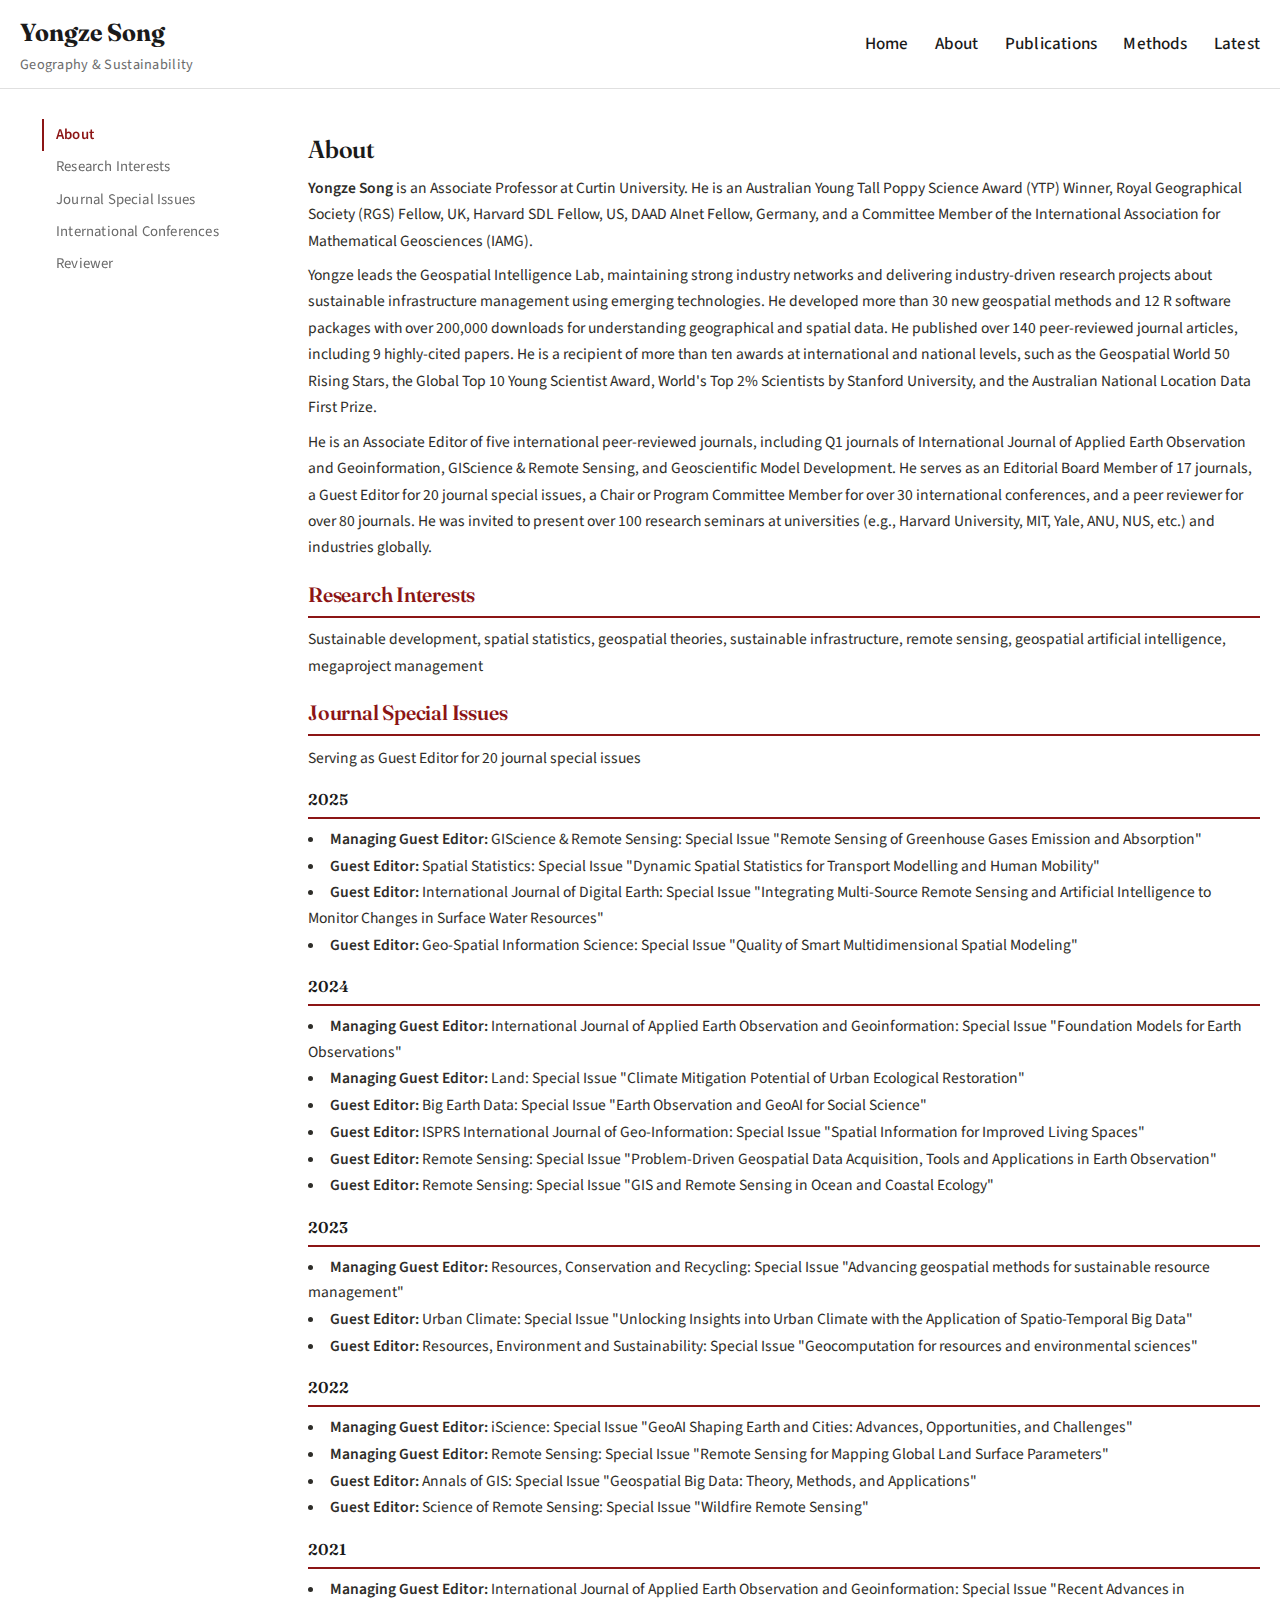
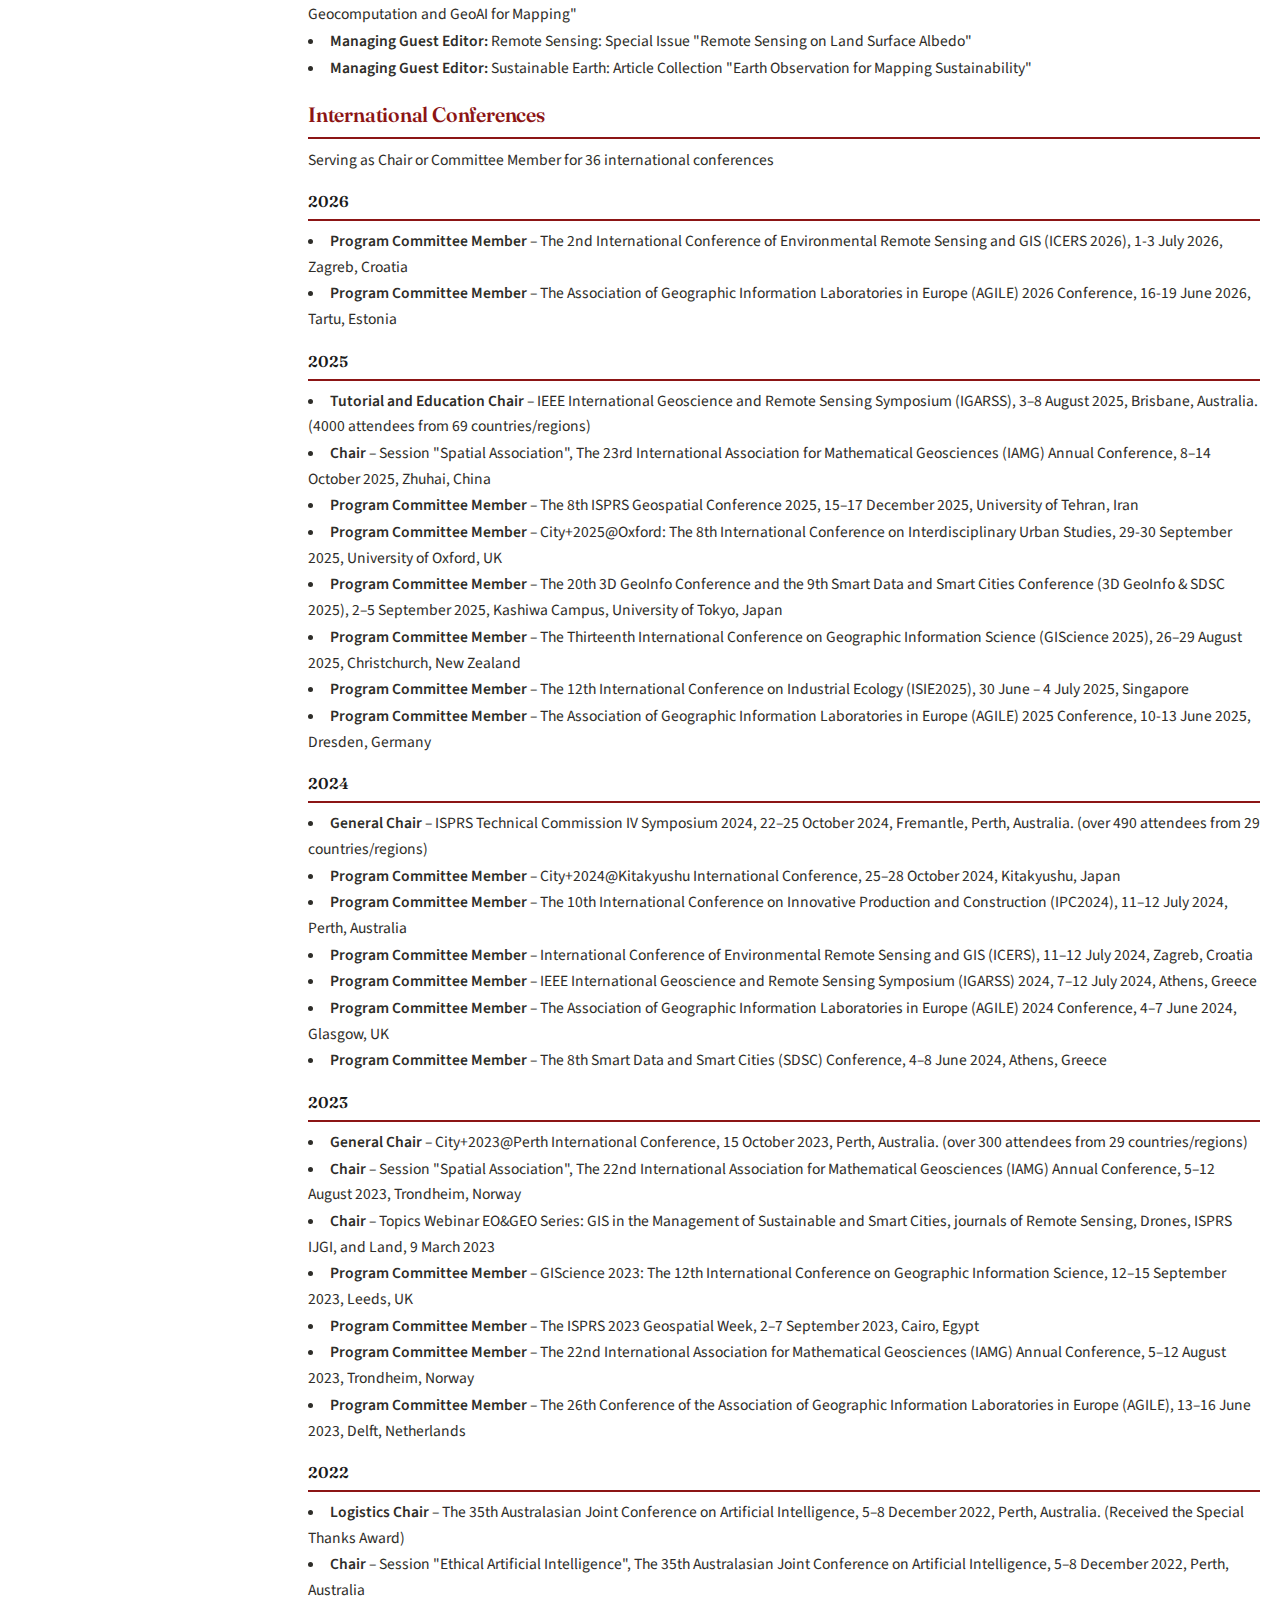
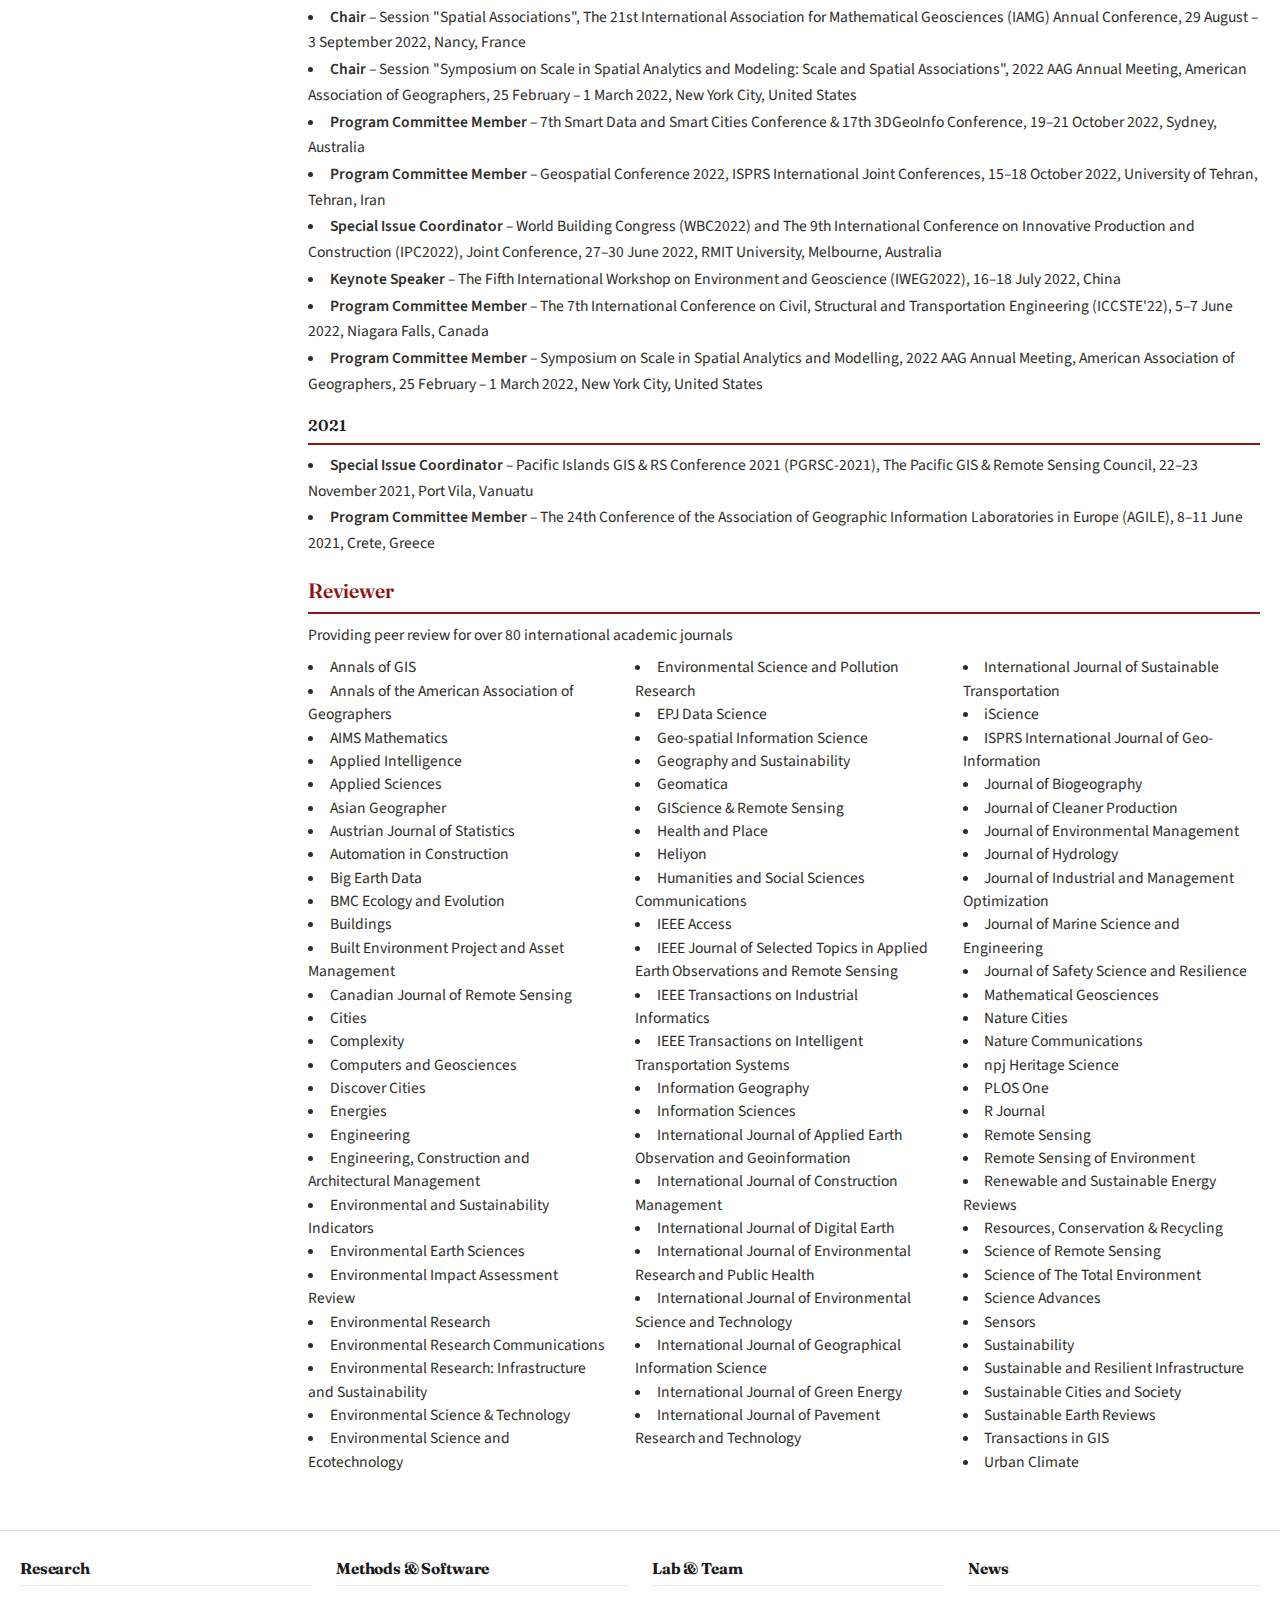
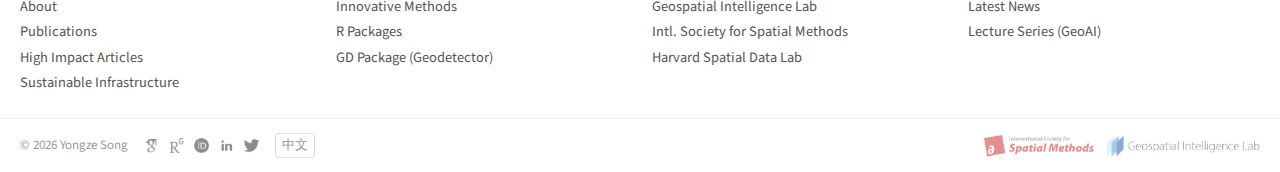
<file: about.html>
<!DOCTYPE html>
<html lang="en">
<head>
    <meta charset="UTF-8">
    <meta name="viewport" content="width=device-width, initial-scale=1.0">
    <title>About - Yongze Song</title>
    <meta name="description" content="Dr. Yongze Song - Associate Professor at Curtin University. Geospatial Analysis, Sustainable Infrastructure, and Spatial Methods.">
    <link rel="preconnect" href="https://fonts.googleapis.com">
    <link rel="preconnect" href="https://fonts.gstatic.com" crossorigin>
    <link href="https://fonts.googleapis.com/css2?family=Fraunces:opsz,wght@9..144,400;9..144,600;9..144,700;9..144,900&family=Source+Sans+3:wght@300;400;500;600;700&display=swap" rel="stylesheet">
    <link rel="stylesheet" href="assets/css/style.css">
    <style>
        /* === Page-specific overrides for about.html === */
        h1, h2 {
            font-size: 1.3rem;
            margin-top: 1em;
            margin-bottom: 0.4em;
        }

        p {
            font-size: 0.82rem;
            margin-bottom: 0.5em;
        }

        /* === MAIN LAYOUT: Sidebar + Content === */
        .main-content {
            max-width: 1300px;
            margin: 0 auto;
            padding: 20px;
            display: flex;
            gap: 40px;
        }

        /* --- Left Sidebar (20%) --- */
        .sidebar {
            width: 20%;
            min-width: 180px;
            flex-shrink: 0;
        }
        .sidebar-nav {
            position: sticky;
            top: 20px;
            padding-top: 10px;
        }
        .sidebar-nav a {
            display: block;
            font-family: var(--font-sans);
            font-size: 0.78rem;
            font-weight: 400;
            color: var(--color-muted);
            text-decoration: none;
            padding: 5px 12px;
            border-left: 2px solid transparent;
            transition: all 0.2s ease;
            line-height: 1.5;
        }
        .sidebar-nav a:hover {
            color: var(--color-accent);
            border-left-color: var(--color-accent);
        }
        .sidebar-nav a.active {
            color: var(--color-accent);
            font-weight: 600;
            border-left-color: var(--color-accent);
        }

        /* --- Right Content (80%) --- */
        .content-column {
            flex: 1;
            min-width: 0;
        }
        .content-column h2 {
            font-size: 1.1rem;
        }


        .bio-section {
            margin: 10px 0 20px 0;
        }

        /* Section headings */
        .section-heading {
            color: var(--color-accent);
            border-bottom: 2px solid var(--color-accent);
            padding-bottom: 8px;
        }

        /* List styles */
        .section-list {
            font-size: 0.82rem;
            line-height: 1.65;
            margin: 6px 0;
        }
        .section-list li {
            margin: 1px 0;
            list-style-position: inside;
            line-height: 1.65;
        }
        .section-list ul {
            list-style-type: disc;
            margin-left: 20px;
        }
        .section-list li ul {
            margin-top: 6px;
            margin-bottom: 6px;
        }

        /* Reviewer 3-column list (CSS columns for even flow) */
        .reviewer-grid {
            column-count: 3;
            column-gap: 30px;
            font-size: 0.82rem;
            line-height: 1.65;
            margin: 6px 0;
            list-style-position: inside;
        }
        .reviewer-grid li {
            list-style-type: disc;
            line-height: 1.5;
            margin: 0;
            padding: 0;
            break-inside: avoid;
        }

        /* Year headers for timelines */
        .year-header {
            font-family: var(--font-serif);
            font-size: 0.82rem;
            font-weight: 600;
            color: var(--color-heading);
            margin-top: 16px;
            margin-bottom: 8px;
            border-bottom: 2px solid var(--color-accent);
            padding-bottom: 4px;
        }

        .year-item {
            font-size: 0.82rem;
            margin: 1px 0;
            padding-left: 20px;
            line-height: 1.65;
        }

        /* === RESPONSIVE === */
        @media (max-width: 900px) {
            .main-content {
                flex-direction: column;
                gap: 0;
            }
            .sidebar {
                width: 100%;
                min-width: unset;
            }
            .sidebar-nav {
                position: static;
                display: flex;
                flex-wrap: wrap;
                gap: 4px 0;
                border-bottom: 1px solid #e0e0e0;
                padding-bottom: 10px;
                margin-bottom: 10px;
            }
            .sidebar-nav a {
                border-left: none;
                padding: 4px 10px;
                font-size: 0.75rem;
            }
            .sidebar-nav a.active,
            .sidebar-nav a:hover {
                border-left: none;
                background: #f5f0f0;
                border-radius: 4px;
            }
            .reviewer-grid { column-count: 1; }
        }
        @media (max-width: 768px) {
            h1 { font-size: 1.3rem; }
            h2 { font-size: 1.1rem; }
            
            p { font-size: 0.75rem; }
        }
    </style>
</head>
<body>

<!-- ========== HEADER ========== -->
<header class="site-header">
    <div class="header-inner">
        <a href="index.html" class="site-title">
            Yongze Song
            <span>Geography &amp; Sustainability</span>
        </a>
        <nav>
            <a href="index.html">Home</a>
            <a href="about.html">About</a>
            <a href="publications.html">Publications</a>
            <a href="methods.html">Methods</a>
            <a href="latest.html">Latest</a>
        </nav>
    </div>
</header>

<!-- ========== MAIN CONTENT ========== -->
<main class="main-content">

    <!-- Left Sidebar Navigation -->
    <aside class="sidebar">
        <nav class="sidebar-nav" id="sidebarNav">
            <a href="#about" class="active">About</a>
            <a href="#research-interests">Research Interests</a>
            <a href="#journal-special-issues">Journal Special Issues</a>
            <a href="#international-conferences">International Conferences</a>
            <a href="#reviewer">Reviewer</a>
        </nav>
    </aside>

    <!-- Right Content -->
    <div class="content-column">

        <h1 id="about">About</h1>

        <!-- Bio Section -->
        <div class="bio-section">
            <p><strong>Yongze Song</strong> is an Associate Professor at Curtin University. He is an Australian Young Tall Poppy Science Award (YTP) Winner, Royal Geographical Society (RGS) Fellow, UK, Harvard SDL Fellow, US, DAAD AInet Fellow, Germany, and a Committee Member of the International Association for Mathematical Geosciences (IAMG).</p>

            <p>Yongze leads the Geospatial Intelligence Lab, maintaining strong industry networks and delivering industry-driven research projects about sustainable infrastructure management using emerging technologies. He developed more than 30 new geospatial methods and 12 R software packages with over 200,000 downloads for understanding geographical and spatial data. He published over 140 peer-reviewed journal articles, including 9 highly-cited papers. He is a recipient of more than ten awards at international and national levels, such as the Geospatial World 50 Rising Stars, the Global Top 10 Young Scientist Award, World's Top 2% Scientists by Stanford University, and the Australian National Location Data First Prize.</p>

            <p>He is an Associate Editor of five international peer-reviewed journals, including Q1 journals of International Journal of Applied Earth Observation and Geoinformation, GIScience &amp; Remote Sensing, and Geoscientific Model Development. He serves as an Editorial Board Member of 17 journals, a Guest Editor for 20 journal special issues, a Chair or Program Committee Member for over 30 international conferences, and a peer reviewer for over 80 journals. He was invited to present over 100 research seminars at universities (e.g., Harvard University, MIT, Yale, ANU, NUS, etc.) and industries globally.</p>
        </div>

        <!-- Research Interests -->
        <h2 class="section-heading" id="research-interests">Research Interests</h2>
        <p>Sustainable development, spatial statistics, geospatial theories, sustainable infrastructure, remote sensing, geospatial artificial intelligence, megaproject management</p>

        <!-- Journal Special Issues -->
        <h2 class="section-heading" id="journal-special-issues">Journal Special Issues</h2>
        <p>Serving as Guest Editor for 20 journal special issues</p>

        <div class="year-header">2025</div>
        <ul class="section-list">
            <li><strong>Managing Guest Editor:</strong> GIScience &amp; Remote Sensing: Special Issue "Remote Sensing of Greenhouse Gases Emission and Absorption"</li>
            <li><strong>Guest Editor:</strong> Spatial Statistics: Special Issue "Dynamic Spatial Statistics for Transport Modelling and Human Mobility"</li>
            <li><strong>Guest Editor:</strong> International Journal of Digital Earth: Special Issue "Integrating Multi-Source Remote Sensing and Artificial Intelligence to Monitor Changes in Surface Water Resources"</li>
            <li><strong>Guest Editor:</strong> Geo-Spatial Information Science: Special Issue "Quality of Smart Multidimensional Spatial Modeling"</li>
        </ul>

        <div class="year-header">2024</div>
        <ul class="section-list">
            <li><strong>Managing Guest Editor:</strong> International Journal of Applied Earth Observation and Geoinformation: Special Issue "Foundation Models for Earth Observations"</li>
            <li><strong>Managing Guest Editor:</strong> Land: Special Issue "Climate Mitigation Potential of Urban Ecological Restoration"</li>
            <li><strong>Guest Editor:</strong> Big Earth Data: Special Issue "Earth Observation and GeoAI for Social Science"</li>
            <li><strong>Guest Editor:</strong> ISPRS International Journal of Geo-Information: Special Issue "Spatial Information for Improved Living Spaces"</li>
            <li><strong>Guest Editor:</strong> Remote Sensing: Special Issue "Problem-Driven Geospatial Data Acquisition, Tools and Applications in Earth Observation"</li>
            <li><strong>Guest Editor:</strong> Remote Sensing: Special Issue "GIS and Remote Sensing in Ocean and Coastal Ecology"</li>
        </ul>

        <div class="year-header">2023</div>
        <ul class="section-list">
            <li><strong>Managing Guest Editor:</strong> Resources, Conservation and Recycling: Special Issue "Advancing geospatial methods for sustainable resource management"</li>
            <li><strong>Guest Editor:</strong> Urban Climate: Special Issue "Unlocking Insights into Urban Climate with the Application of Spatio-Temporal Big Data"</li>
            <li><strong>Guest Editor:</strong> Resources, Environment and Sustainability: Special Issue "Geocomputation for resources and environmental sciences"</li>
        </ul>

        <div class="year-header">2022</div>
        <ul class="section-list">
            <li><strong>Managing Guest Editor:</strong> iScience: Special Issue "GeoAI Shaping Earth and Cities: Advances, Opportunities, and Challenges"</li>
            <li><strong>Managing Guest Editor:</strong> Remote Sensing: Special Issue "Remote Sensing for Mapping Global Land Surface Parameters"</li>
            <li><strong>Guest Editor:</strong> Annals of GIS: Special Issue "Geospatial Big Data: Theory, Methods, and Applications"</li>
            <li><strong>Guest Editor:</strong> Science of Remote Sensing: Special Issue "Wildfire Remote Sensing"</li>
        </ul>

        <div class="year-header">2021</div>
        <ul class="section-list">
            <li><strong>Managing Guest Editor:</strong> International Journal of Applied Earth Observation and Geoinformation: Special Issue "Recent Advances in Geocomputation and GeoAI for Mapping"</li>
            <li><strong>Managing Guest Editor:</strong> Remote Sensing: Special Issue "Remote Sensing on Land Surface Albedo"</li>
            <li><strong>Managing Guest Editor:</strong> Sustainable Earth: Article Collection "Earth Observation for Mapping Sustainability"</li>
        </ul>

        <!-- International Conferences -->
        <h2 class="section-heading" id="international-conferences">International Conferences</h2>
        <p>Serving as Chair or Committee Member for 36 international conferences</p>

        <div class="year-header">2026</div>
        <ul class="section-list">
            <li><strong>Program Committee Member</strong> – The 2nd International Conference of Environmental Remote Sensing and GIS (ICERS 2026), 1-3 July 2026, Zagreb, Croatia</li>
            <li><strong>Program Committee Member</strong> – The Association of Geographic Information Laboratories in Europe (AGILE) 2026 Conference, 16-19 June 2026, Tartu, Estonia</li>
        </ul>

        <div class="year-header">2025</div>
        <ul class="section-list">
            <li><strong>Tutorial and Education Chair</strong> – IEEE International Geoscience and Remote Sensing Symposium (IGARSS), 3–8 August 2025, Brisbane, Australia. (4000 attendees from 69 countries/regions)</li>
            <li><strong>Chair</strong> – Session "Spatial Association", The 23rd International Association for Mathematical Geosciences (IAMG) Annual Conference, 8–14 October 2025, Zhuhai, China</li>
            <li><strong>Program Committee Member</strong> – The 8th ISPRS Geospatial Conference 2025, 15–17 December 2025, University of Tehran, Iran</li>
            <li><strong>Program Committee Member</strong> – City+2025@Oxford: The 8th International Conference on Interdisciplinary Urban Studies, 29-30 September 2025, University of Oxford, UK</li>
            <li><strong>Program Committee Member</strong> – The 20th 3D GeoInfo Conference and the 9th Smart Data and Smart Cities Conference (3D GeoInfo &amp; SDSC 2025), 2–5 September 2025, Kashiwa Campus, University of Tokyo, Japan</li>
            <li><strong>Program Committee Member</strong> – The Thirteenth International Conference on Geographic Information Science (GIScience 2025), 26–29 August 2025, Christchurch, New Zealand</li>
            <li><strong>Program Committee Member</strong> – The 12th International Conference on Industrial Ecology (ISIE2025), 30 June – 4 July 2025, Singapore</li>
            <li><strong>Program Committee Member</strong> – The Association of Geographic Information Laboratories in Europe (AGILE) 2025 Conference, 10-13 June 2025, Dresden, Germany</li>
        </ul>

        <div class="year-header">2024</div>
        <ul class="section-list">
            <li><strong>General Chair</strong> – ISPRS Technical Commission IV Symposium 2024, 22–25 October 2024, Fremantle, Perth, Australia. (over 490 attendees from 29 countries/regions)</li>
            <li><strong>Program Committee Member</strong> – City+2024@Kitakyushu International Conference, 25–28 October 2024, Kitakyushu, Japan</li>
            <li><strong>Program Committee Member</strong> – The 10th International Conference on Innovative Production and Construction (IPC2024), 11–12 July 2024, Perth, Australia</li>
            <li><strong>Program Committee Member</strong> – International Conference of Environmental Remote Sensing and GIS (ICERS), 11–12 July 2024, Zagreb, Croatia</li>
            <li><strong>Program Committee Member</strong> – IEEE International Geoscience and Remote Sensing Symposium (IGARSS) 2024, 7–12 July 2024, Athens, Greece</li>
            <li><strong>Program Committee Member</strong> – The Association of Geographic Information Laboratories in Europe (AGILE) 2024 Conference, 4–7 June 2024, Glasgow, UK</li>
            <li><strong>Program Committee Member</strong> – The 8th Smart Data and Smart Cities (SDSC) Conference, 4–8 June 2024, Athens, Greece</li>
        </ul>

        <div class="year-header">2023</div>
        <ul class="section-list">
            <li><strong>General Chair</strong> – City+2023@Perth International Conference, 15 October 2023, Perth, Australia. (over 300 attendees from 29 countries/regions)</li>
            <li><strong>Chair</strong> – Session "Spatial Association", The 22nd International Association for Mathematical Geosciences (IAMG) Annual Conference, 5–12 August 2023, Trondheim, Norway</li>
            <li><strong>Chair</strong> – Topics Webinar EO&amp;GEO Series: GIS in the Management of Sustainable and Smart Cities, journals of Remote Sensing, Drones, ISPRS IJGI, and Land, 9 March 2023</li>
            <li><strong>Program Committee Member</strong> – GIScience 2023: The 12th International Conference on Geographic Information Science, 12–15 September 2023, Leeds, UK</li>
            <li><strong>Program Committee Member</strong> – The ISPRS 2023 Geospatial Week, 2–7 September 2023, Cairo, Egypt</li>
            <li><strong>Program Committee Member</strong> – The 22nd International Association for Mathematical Geosciences (IAMG) Annual Conference, 5–12 August 2023, Trondheim, Norway</li>
            <li><strong>Program Committee Member</strong> – The 26th Conference of the Association of Geographic Information Laboratories in Europe (AGILE), 13–16 June 2023, Delft, Netherlands</li>
        </ul>

        <div class="year-header">2022</div>
        <ul class="section-list">
            <li><strong>Logistics Chair</strong> – The 35th Australasian Joint Conference on Artificial Intelligence, 5–8 December 2022, Perth, Australia. (Received the Special Thanks Award)</li>
            <li><strong>Chair</strong> – Session "Ethical Artificial Intelligence", The 35th Australasian Joint Conference on Artificial Intelligence, 5–8 December 2022, Perth, Australia</li>
            <li><strong>Chair</strong> – Session "Spatial Associations", The 21st International Association for Mathematical Geosciences (IAMG) Annual Conference, 29 August – 3 September 2022, Nancy, France</li>
            <li><strong>Chair</strong> – Session "Symposium on Scale in Spatial Analytics and Modeling: Scale and Spatial Associations", 2022 AAG Annual Meeting, American Association of Geographers, 25 February – 1 March 2022, New York City, United States</li>
            <li><strong>Program Committee Member</strong> – 7th Smart Data and Smart Cities Conference &amp; 17th 3DGeoInfo Conference, 19–21 October 2022, Sydney, Australia</li>
            <li><strong>Program Committee Member</strong> – Geospatial Conference 2022, ISPRS International Joint Conferences, 15–18 October 2022, University of Tehran, Tehran, Iran</li>
            <li><strong>Special Issue Coordinator</strong> – World Building Congress (WBC2022) and The 9th International Conference on Innovative Production and Construction (IPC2022), Joint Conference, 27–30 June 2022, RMIT University, Melbourne, Australia</li>
            <li><strong>Keynote Speaker</strong> – The Fifth International Workshop on Environment and Geoscience (IWEG2022), 16–18 July 2022, China</li>
            <li><strong>Program Committee Member</strong> – The 7th International Conference on Civil, Structural and Transportation Engineering (ICCSTE'22), 5–7 June 2022, Niagara Falls, Canada</li>
            <li><strong>Program Committee Member</strong> – Symposium on Scale in Spatial Analytics and Modelling, 2022 AAG Annual Meeting, American Association of Geographers, 25 February – 1 March 2022, New York City, United States</li>
        </ul>

        <div class="year-header">2021</div>
        <ul class="section-list">
            <li><strong>Special Issue Coordinator</strong> – Pacific Islands GIS &amp; RS Conference 2021 (PGRSC-2021), The Pacific GIS &amp; Remote Sensing Council, 22–23 November 2021, Port Vila, Vanuatu</li>
            <li><strong>Program Committee Member</strong> – The 24th Conference of the Association of Geographic Information Laboratories in Europe (AGILE), 8–11 June 2021, Crete, Greece</li>
        </ul>

        <!-- Reviewer Section -->
        <h2 class="section-heading" id="reviewer">Reviewer</h2>
        <p>Providing peer review for over 80 international academic journals</p>

        <ul class="reviewer-grid">
            <li>Annals of GIS</li>
            <li>Annals of the American Association of Geographers</li>
            <li>AIMS Mathematics</li>
            <li>Applied Intelligence</li>
            <li>Applied Sciences</li>
            <li>Asian Geographer</li>
            <li>Austrian Journal of Statistics</li>
            <li>Automation in Construction</li>
            <li>Big Earth Data</li>
            <li>BMC Ecology and Evolution</li>
            <li>Buildings</li>
            <li>Built Environment Project and Asset Management</li>
            <li>Canadian Journal of Remote Sensing</li>
            <li>Cities</li>
            <li>Complexity</li>
            <li>Computers and Geosciences</li>
            <li>Discover Cities</li>
            <li>Energies</li>
            <li>Engineering</li>
            <li>Engineering, Construction and Architectural Management</li>
            <li>Environmental and Sustainability Indicators</li>
            <li>Environmental Earth Sciences</li>
            <li>Environmental Impact Assessment Review</li>
            <li>Environmental Research</li>
            <li>Environmental Research Communications</li>
            <li>Environmental Research: Infrastructure and Sustainability</li>
            <li>Environmental Science &amp; Technology</li>
            <li>Environmental Science and Ecotechnology</li>
            <li>Environmental Science and Pollution Research</li>
            <li>EPJ Data Science</li>
            <li>Geo-spatial Information Science</li>
            <li>Geography and Sustainability</li>
            <li>Geomatica</li>
            <li>GIScience &amp; Remote Sensing</li>
            <li>Health and Place</li>
            <li>Heliyon</li>
            <li>Humanities and Social Sciences Communications</li>
            <li>IEEE Access</li>
            <li>IEEE Journal of Selected Topics in Applied Earth Observations and Remote Sensing</li>
            <li>IEEE Transactions on Industrial Informatics</li>
            <li>IEEE Transactions on Intelligent Transportation Systems</li>
            <li>Information Geography</li>
            <li>Information Sciences</li>
            <li>International Journal of Applied Earth Observation and Geoinformation</li>
            <li>International Journal of Construction Management</li>
            <li>International Journal of Digital Earth</li>
            <li>International Journal of Environmental Research and Public Health</li>
            <li>International Journal of Environmental Science and Technology</li>
            <li>International Journal of Geographical Information Science</li>
            <li>International Journal of Green Energy</li>
            <li>International Journal of Pavement Research and Technology</li>
            <li>International Journal of Sustainable Transportation</li>
            <li>iScience</li>
            <li>ISPRS International Journal of Geo-Information</li>
            <li>Journal of Biogeography</li>
            <li>Journal of Cleaner Production</li>
            <li>Journal of Environmental Management</li>
            <li>Journal of Hydrology</li>
            <li>Journal of Industrial and Management Optimization</li>
            <li>Journal of Marine Science and Engineering</li>
            <li>Journal of Safety Science and Resilience</li>
            <li>Mathematical Geosciences</li>
            <li>Nature Cities</li>
            <li>Nature Communications</li>
            <li>npj Heritage Science</li>
            <li>PLOS One</li>
            <li>R Journal</li>
            <li>Remote Sensing</li>
            <li>Remote Sensing of Environment</li>
            <li>Renewable and Sustainable Energy Reviews</li>
            <li>Resources, Conservation &amp; Recycling</li>
            <li>Science of Remote Sensing</li>
            <li>Science of The Total Environment</li>
            <li>Science Advances</li>
            <li>Sensors</li>
            <li>Sustainability</li>
            <li>Sustainable and Resilient Infrastructure</li>
            <li>Sustainable Cities and Society</li>
            <li>Sustainable Earth Reviews</li>
            <li>Transactions in GIS</li>
            <li>Urban Climate</li>
        </ul>

    </div>
</main>

<!-- ========== FOOTER ========== -->
<footer class="site-footer">
    <div class="footer-inner">
        <div class="footer-col">
            <h3>Research</h3>
            <a href="about.html">About</a>
            <a href="publications.html">Publications</a>
            <a href="high-impact-articles.html">High Impact Articles</a>
            <a href="sustainable-infrastructure.html">Sustainable Infrastructure</a>
        </div>
        <div class="footer-col">
            <h3>Methods & Software</h3>
            <a href="methods.html">Innovative Methods</a>
            <a href="methods.html#software">R Packages</a>
            <a href="gd.html">GD Package (Geodetector)</a>
        </div>
        <div class="footer-col">
            <h3>Lab & Team</h3>
            <a href="lab.html">Geospatial Intelligence Lab</a>
            <a href="https://spatialmethods.org/">Intl. Society for Spatial Methods</a>
            <a href="https://sdl.gis.harvard.edu/fellows">Harvard Spatial Data Lab</a>
        </div>
        <div class="footer-col">
            <h3>News</h3>
            <a href="latest.html">Latest News</a>
            <a href="lecture-202601.html">Lecture Series (GeoAI)</a>
        </div>
    </div>
    <div class="footer-bottom">
        <div class="footer-left">
            <span class="footer-copyright">&copy; 2026 Yongze Song</span>
            <div class="footer-social">
                <a href="https://scholar.google.com/citations?user=bNuxvgIAAAAJ&hl=en" title="Google Scholar"><img src="assets/images/googlescholar.png" alt="Scholar"></a>
                <a href="https://www.researchgate.net/profile/Yongze-Song" title="ResearchGate"><img src="assets/images/researchgate.png" alt="ResearchGate"></a>
                <a href="https://orcid.org/0000-0003-3420-9622" title="ORCID"><img src="assets/images/orcid-1.png" alt="ORCID"></a>
                <a href="https://www.linkedin.com/in/yongzesong/" title="LinkedIn"><img src="assets/images/linkedin-black-icon-5-2322292596-e1682078661908.png" alt="LinkedIn"></a>
                <a href="https://twitter.com/YongzeSong" title="Twitter"><img src="assets/images/twitter.png" alt="Twitter"></a>
            </div>
            <a href="cn.html" class="footer-lang">中文</a>
        </div>
        <div class="footer-right">
            <a href="lab.html"><img src="assets/images/logo_v02.png" alt="Geospatial Intelligence Lab"></a>
            <a href="https://spatialmethods.org/"><img src="assets/images/logo_03.png" alt="Spatial Methods"></a>
        </div>
    </div>
</footer>

<!-- Scroll spy: highlight active sidebar link -->
<script>
(function() {
    const sections = document.querySelectorAll('[id]');
    const navLinks = document.querySelectorAll('.sidebar-nav a');
    const sectionIds = Array.from(navLinks).map(a => a.getAttribute('href').slice(1));

    function onScroll() {
        let current = sectionIds[0];
        for (const id of sectionIds) {
            const el = document.getElementById(id);
            if (el && el.getBoundingClientRect().top <= 80) {
                current = id;
            }
        }
        navLinks.forEach(a => {
            a.classList.toggle('active', a.getAttribute('href') === '#' + current);
        });
    }

    window.addEventListener('scroll', onScroll, { passive: true });
    onScroll();
})();
</script>

</body>
</html>
</file>
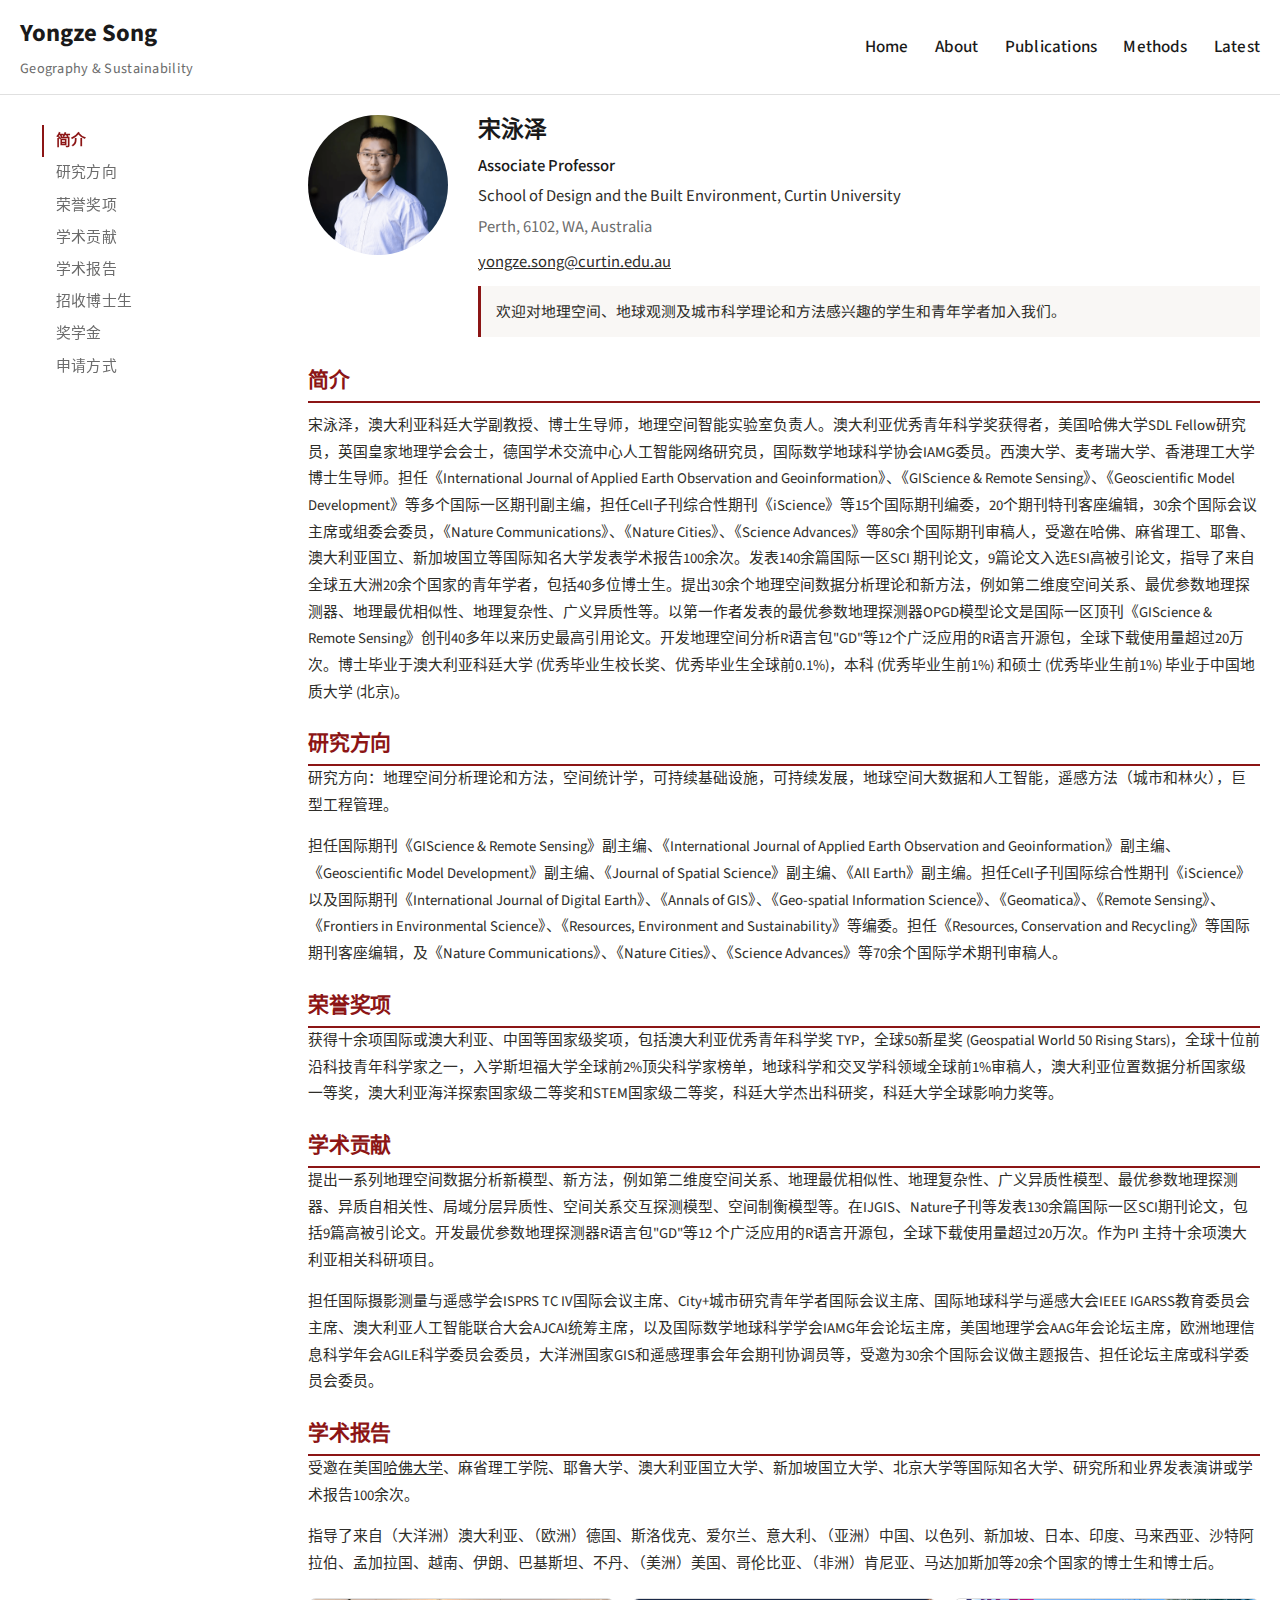
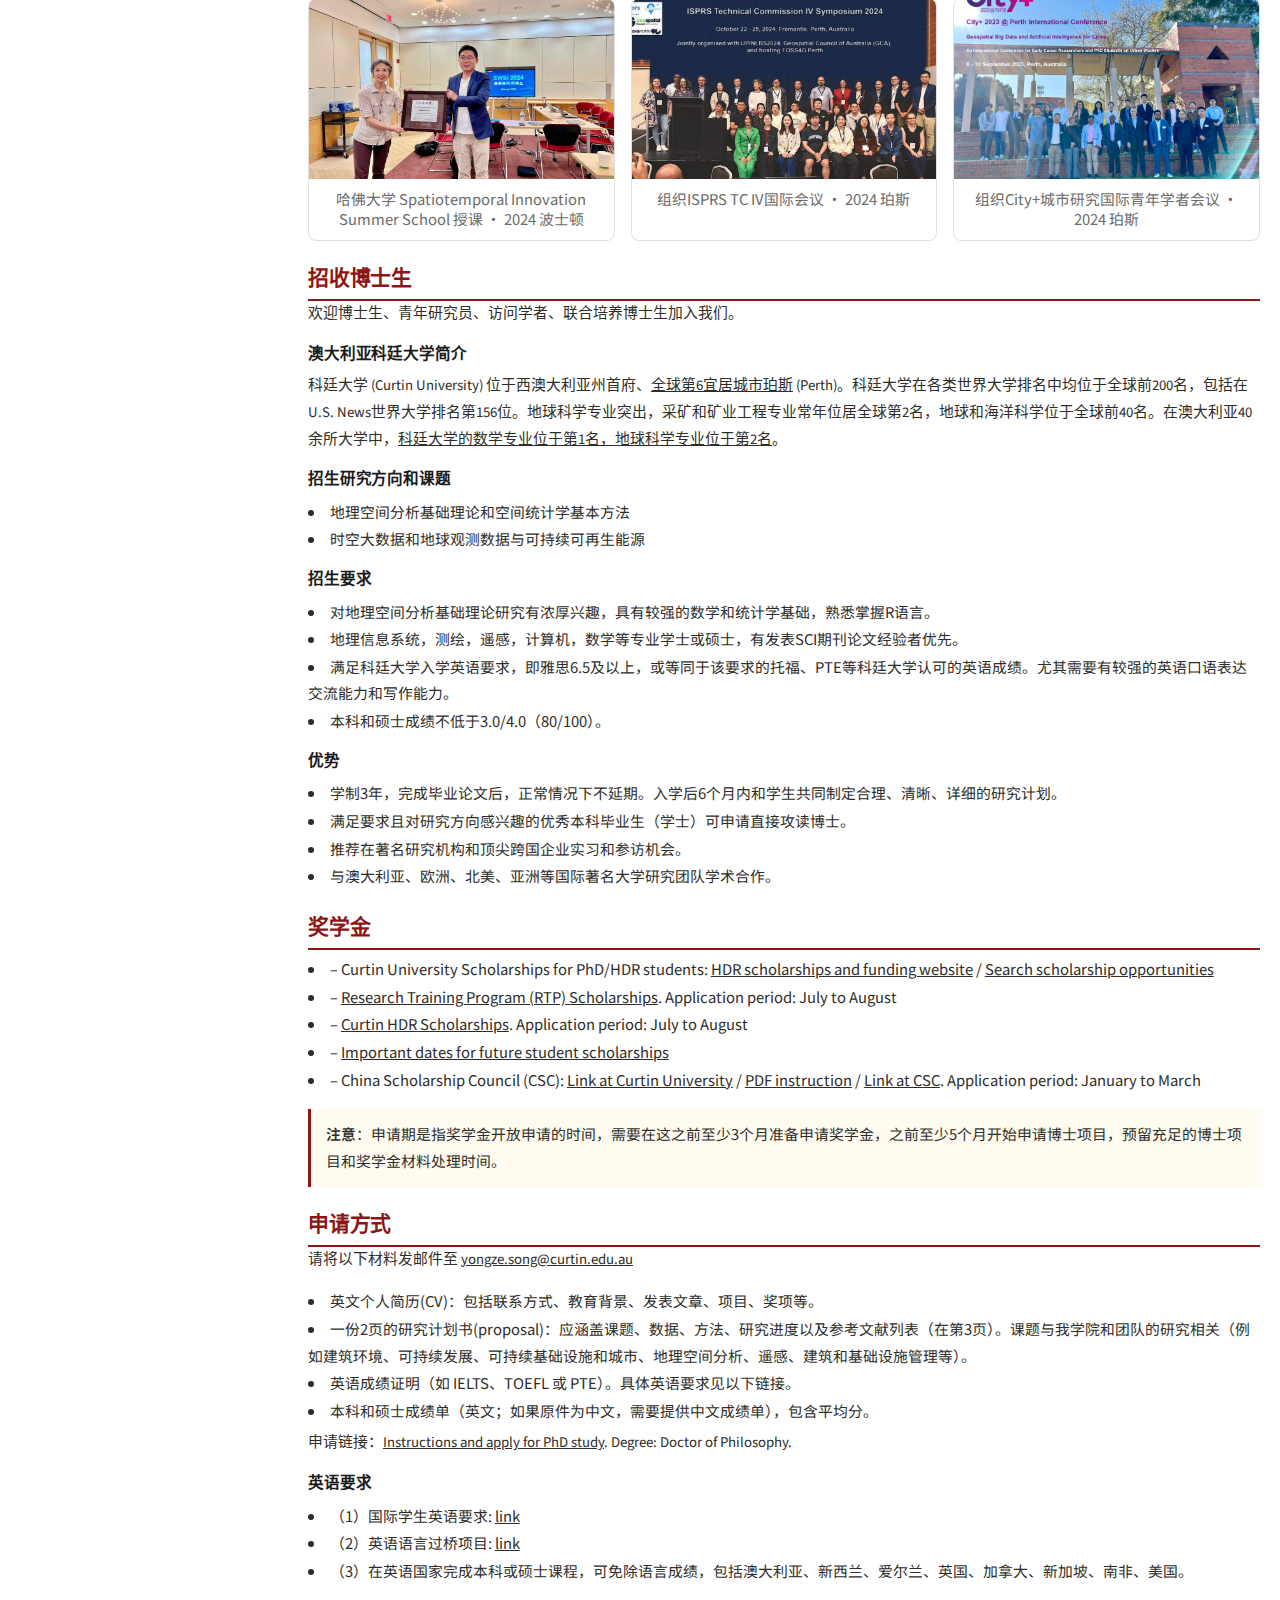
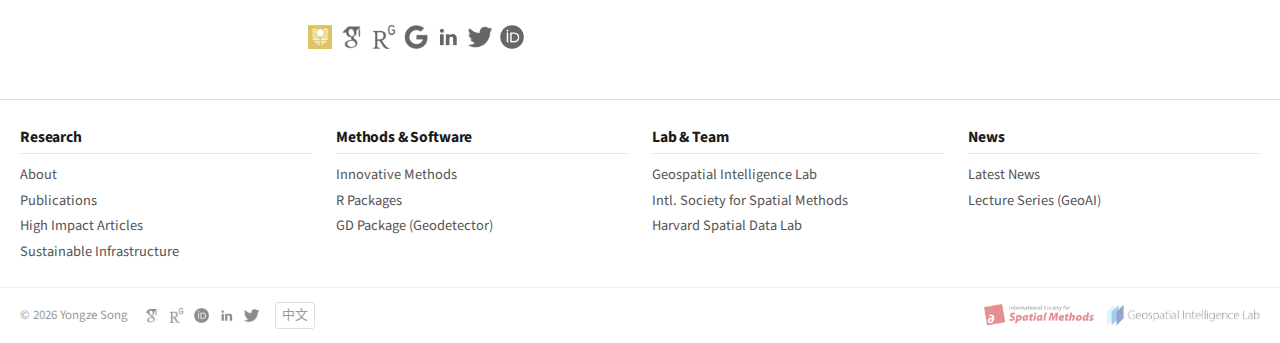
<file: cn.html>
<!DOCTYPE html>
<html lang="zh-CN">
<head>
    <meta charset="UTF-8">
    <meta name="viewport" content="width=device-width, initial-scale=1.0">
    <title>中文 - 宋泳泽</title>
    <meta name="description" content="宋泳泽 - 科廷大学副教授。地理空间分析、可持续基础设施、空间统计学方法。">
    <link rel="preconnect" href="https://fonts.googleapis.com">
    <link rel="preconnect" href="https://fonts.gstatic.com" crossorigin>
    <link href="https://fonts.googleapis.com/css2?family=Fraunces:opsz,wght@9..144,400;9..144,600;9..144,700;9..144,900&family=Noto+Sans+SC:wght@400;500;600;700&family=Source+Sans+3:wght@300;400;500;600;700&display=swap" rel="stylesheet">
    <link rel="stylesheet" href="assets/css/style.css">
    <style>
        /* === FONT OVERRIDE FOR CHINESE (Noto Sans SC) === */
        :root {
            --font-cn: "Noto Sans SC", "Source Sans 3", -apple-system, BlinkMacSystemFont,
                       "Segoe UI", Roboto, "Helvetica Neue", Arial, sans-serif;
        }

        html, body {
            line-height: 1.8;
        }

        p {
            line-height: 1.8;
            font-size: 0.78rem;
        }

        /* Chinese font only for page body content, keep nav in Source Sans 3 */
        .content-column,
        .sidebar-nav {
            font-family: var(--font-cn);
        }
        header nav a,
        .site-title,
        .site-title span,
        .footer-col h3,
        .footer-col a,
        .footer-bottom {
            font-family: "Source Sans 3", -apple-system, BlinkMacSystemFont,
                         "Segoe UI", Roboto, "Helvetica Neue", Arial, sans-serif;
        }

        /* === MAIN LAYOUT: Sidebar + Content === */
        .main-content {
            max-width: 1300px;
            margin: 0 auto;
            padding: 20px;
            display: flex;
            gap: 40px;
        }

        /* --- Left Sidebar (20%) --- */
        .sidebar {
            width: 20%;
            min-width: 180px;
            flex-shrink: 0;
        }
        .sidebar-nav {
            position: sticky;
            top: 20px;
            padding-top: 10px;
        }
        .sidebar-nav a {
            display: block;
            font-family: var(--font-sans);
            font-size: 0.78rem;
            font-weight: 400;
            color: var(--color-muted);
            text-decoration: none;
            padding: 5px 12px;
            border-left: 2px solid transparent;
            transition: all 0.2s ease;
            line-height: 1.5;
        }
        .sidebar-nav a:hover {
            color: var(--color-accent);
            border-left-color: var(--color-accent);
        }
        .sidebar-nav a.active {
            color: var(--color-accent);
            font-weight: 600;
            border-left-color: var(--color-accent);
        }

        /* --- Right Content (80%) --- */
        .content-column {
            flex: 1;
            min-width: 0;
        }
        .content-column h1 {
            font-size: 1.1rem;
        }
        .content-column h2 {
            font-size: 1.1rem;
        }        

        .bio-section {
            margin: 10px 0 20px 0;
        }

        /* Profile header with photo + info */
        .profile-header {
            display: flex;
            gap: 30px;
            align-items: flex-start;
            margin-bottom: 30px;
        }

        .profile-photo {
            flex-shrink: 0;
        }

        .profile-photo img {
            width: 140px;
            height: 140px;
            border-radius: 50%;
            object-fit: cover;
        }

        .profile-info {
            flex: 1;
        }

        .profile-info h1 {
            margin: 0 0 8px 0;
            font-size: 1.2rem;
        }

        .profile-info .position {
            font-size: 0.78rem;
            font-weight: 500;
            color: var(--color-heading);
            margin-bottom: 4px;
        }

        .profile-info .affiliation {
            font-size: 0.78rem;
            color: var(--color-text);
            margin-bottom: 4px;
        }

        .profile-info .location {
            font-size: 0.78rem;
            color: var(--color-muted);
            margin-bottom: 8px;
        }

        .profile-info .email {
            font-size: 0.78rem;
            margin-bottom: 12px;
        }

        .profile-info .email a {
            color: var(--color-text);
        }

        .welcome-box {
            background: #f9f7f5;
            padding: 12px 15px;
            border-left: 3px solid var(--color-accent);
            font-size: 0.78rem;
            line-height: 1.8;
            margin-top: 12px;
        }

        /* Section headings */
        .section-heading {
            color: var(--color-accent);
            border-bottom: 2px solid var(--color-accent);
            padding-bottom: 8px;
            margin-top: 24px;
        }

        /* List styles */
        .section-list {
            font-size: 0.78rem;
            line-height: 1.8;
            margin: 6px 0;
        }
        .section-list li {
            margin: 1px 0;
            list-style-position: inside;
            line-height: 1.8;
        }
        .section-list ul {
            list-style-type: disc;
            margin-left: 20px;
        }
        .section-list li ul {
            margin-top: 6px;
            margin-bottom: 6px;
        }

        /* Conference cards row */
        .conference-cards {
            display: grid;
            grid-template-columns: repeat(3, 1fr);
            gap: 16px;
            margin: 20px 0;
        }

        .conference-card {
            border: 1px solid var(--color-border, #e0e0e0);
            border-radius: 8px;
            overflow: hidden;
            background: var(--color-card-bg, #fff);
            transition: box-shadow 0.2s ease;
        }

        .conference-card:hover {
            box-shadow: 0 4px 12px rgba(0, 0, 0, 0.1);
        }

        .conference-card img {
            width: 100%;
            height: 180px;
            object-fit: cover;
            display: block;
        }

        .conference-card .card-caption {
            padding: 10px 12px;
            font-size: 0.78rem;
            color: var(--color-muted);
            text-align: center;
            line-height: 1.4;
        }

        @media (max-width: 768px) {
            .conference-cards {
                grid-template-columns: 1fr;
            }
        }

        /* Note box */
        .note-box {
            background: #fffbf0;
            border-left: 3px solid var(--color-accent);
            padding: 12px 15px;
            margin: 16px 0;
            font-size: 0.78rem;
            line-height: 1.8;
        }

        /* Sub-heading */
        h4.section-subheading {
            font-size: 0.82rem;
            margin-top: 16px;
            margin-bottom: 10px;
        }

        /* Icons row */
        .icons-row {
            display: flex;
            gap: 8px;
            align-items: center;
            margin-top: 16px;
        }

        .icons-row a {
            text-decoration: none;
        }

        .icons-row img {
            width: 24px;
            height: 24px;
            opacity: 0.6;
            transition: opacity 0.2s;
        }

        .icons-row a:hover img {
            opacity: 1;
        }

        /* Year headers for timelines */
        .year-header {
            font-family: var(--font-serif);
            font-size: 1rem;
            font-weight: 600;
            color: var(--color-heading);
            margin-top: 16px;
            margin-bottom: 8px;
            border-bottom: 2px solid var(--color-accent);
            padding-bottom: 4px;
        }

        .year-item {
            font-size: 0.78rem;
            margin: 1px 0;
            padding-left: 20px;
            line-height: 1.8;
        }

        /* === RESPONSIVE === */
        @media (max-width: 900px) {
            .main-content {
                flex-direction: column;
                gap: 0;
            }
            .sidebar {
                width: 100%;
                min-width: unset;
            }
            .sidebar-nav {
                position: static;
                display: flex;
                flex-wrap: wrap;
                gap: 4px 0;
                border-bottom: 1px solid #e0e0e0;
                padding-bottom: 10px;
                margin-bottom: 10px;
            }
            .sidebar-nav a {
                border-left: none;
                padding: 4px 10px;
                font-size: 0.75rem;
            }
            .sidebar-nav a.active,
            .sidebar-nav a:hover {
                border-left: none;
                background: #f5f0f0;
                border-radius: 4px;
            }
            .profile-header {
                flex-direction: column;
                align-items: center;
                text-align: center;
            }
            .footer-inner { grid-template-columns: 1fr; gap: 16px; }
            .footer-bottom { flex-direction: column; gap: 8px; }
        }
        @media (max-width: 768px) {
            html, body { font-size: 15px; }
            h1 { font-size: 1.0rem; }
            h2 { font-size: 1.0rem; }
            p { font-size: 0.75rem; }
            .profile-photo img { width: 120px; height: 120px; }
        }
    </style>
</head>
<body>

<!-- ========== HEADER ========== -->
<header class="site-header">
    <div class="header-inner">
        <a href="index.html" class="site-title">
            Yongze Song
            <span>Geography &amp; Sustainability</span>
        </a>
        <nav>
            <a href="index.html">Home</a>
            <a href="about.html">About</a>
            <a href="publications.html">Publications</a>
            <a href="methods.html">Methods</a>
            <a href="latest.html">Latest</a>
        </nav>
    </div>
</header>

<!-- ========== MAIN CONTENT ========== -->
<main class="main-content">

    <!-- Left Sidebar Navigation -->
    <aside class="sidebar">
        <nav class="sidebar-nav" id="sidebarNav">
            <a href="#about" class="active">简介</a>
            <a href="#research">研究方向</a>
            <a href="#awards">荣誉奖项</a>
            <a href="#contributions">学术贡献</a>
            <a href="#lectures">学术报告</a>
            <a href="#phd">招收博士生</a>
            <a href="#scholarships">奖学金</a>
            <a href="#application">申请方式</a>
        </nav>
    </aside>

    <!-- Right Content -->
    <div class="content-column">

        <!-- Profile Header -->
        <div class="profile-header">
            <div class="profile-photo">
                <img src="assets/images/yongze-song-202511-03.png" alt="宋泳泽">
            </div>
            <div class="profile-info">
                <h1>宋泳泽</h1>
                <div class="position">Associate Professor</div>
                <div class="affiliation">School of Design and the Built Environment, Curtin University</div>
                <div class="location">Perth, 6102, WA, Australia</div>
                <div class="email"><a href="mailto:yongze.song@curtin.edu.au">yongze.song@curtin.edu.au</a></div>
                <div class="welcome-box">
                    欢迎对地理空间、地球观测及城市科学理论和方法感兴趣的学生和青年学者加入我们。
                </div>
            </div>
        </div>

        <!-- 简介 Section -->
        <h2 class="section-heading" id="about">简介</h2>
        <div class="bio-section">
            <p>宋泳泽，澳大利亚科廷大学副教授、博士生导师，地理空间智能实验室负责人。澳大利亚优秀青年科学奖获得者，美国哈佛大学SDL Fellow研究员，英国皇家地理学会会士，德国学术交流中心人工智能网络研究员，国际数学地球科学协会IAMG委员。西澳大学、麦考瑞大学、香港理工大学博士生导师。担任《International Journal of Applied Earth Observation and Geoinformation》、《GIScience & Remote Sensing》、《Geoscientific Model Development》等多个国际一区期刊副主编，担任Cell子刊综合性期刊《iScience》等15个国际期刊编委，20个期刊特刊客座编辑，30余个国际会议主席或组委会委员，《Nature Communications》、《Nature Cities》、《Science Advances》等80余个国际期刊审稿人，受邀在哈佛、麻省理工、耶鲁、澳大利亚国立、新加坡国立等国际知名大学发表学术报告100余次。发表140余篇国际一区SCI 期刊论文，9篇论文入选ESI高被引论文，指导了来自全球五大洲20余个国家的青年学者，包括40多位博士生。提出30余个地理空间数据分析理论和新方法，例如第二维度空间关系、最优参数地理探测器、地理最优相似性、地理复杂性、广义异质性等。以第一作者发表的最优参数地理探测器OPGD模型论文是国际一区顶刊《GIScience & Remote Sensing》创刊40多年以来历史最高引用论文。开发地理空间分析R语言包"GD"等12个广泛应用的R语言开源包，全球下载使用量超过20万次。博士毕业于澳大利亚科廷大学 (优秀毕业生校长奖、优秀毕业生全球前0.1%)，本科 (优秀毕业生前1%) 和硕士 (优秀毕业生前1%) 毕业于中国地质大学 (北京)。</p>
        </div>

        <!-- 研究方向 Section -->
        <h2 class="section-heading" id="research">研究方向</h2>
        <p>研究方向：地理空间分析理论和方法，空间统计学，可持续基础设施，可持续发展，地球空间大数据和人工智能，遥感方法（城市和林火），巨型工程管理。</p>
        <p>担任国际期刊《GIScience & Remote Sensing》副主编、《International Journal of Applied Earth Observation and Geoinformation》副主编、《Geoscientific Model Development》副主编、《Journal of Spatial Science》副主编、《All Earth》副主编。担任Cell子刊国际综合性期刊《iScience》以及国际期刊《International Journal of Digital Earth》、《Annals of GIS》、《Geo-spatial Information Science》、《Geomatica》、《Remote Sensing》、《Frontiers in Environmental Science》、《Resources, Environment and Sustainability》等编委。担任《Resources, Conservation and Recycling》等国际期刊客座编辑，及《Nature Communications》、《Nature Cities》、《Science Advances》等70余个国际学术期刊审稿人。</p>

        <!-- 荣誉奖项 Section -->
        <h2 class="section-heading" id="awards">荣誉奖项</h2>
        <p>获得十余项国际或澳大利亚、中国等国家级奖项，包括澳大利亚优秀青年科学奖 TYP，全球50新星奖 (Geospatial World 50 Rising Stars)，全球十位前沿科技青年科学家之一，入学斯坦福大学全球前2%顶尖科学家榜单，地球科学和交叉学科领域全球前1%审稿人，澳大利亚位置数据分析国家级一等奖，澳大利亚海洋探索国家级二等奖和STEM国家级二等奖，科廷大学杰出科研奖，科廷大学全球影响力奖等。</p>

        <!-- 学术贡献 Section -->
        <h2 class="section-heading" id="contributions">学术贡献</h2>
        <p>提出一系列地理空间数据分析新模型、新方法，例如第二维度空间关系、地理最优相似性、地理复杂性、广义异质性模型、最优参数地理探测器、异质自相关性、局域分层异质性、空间关系交互探测模型、空间制衡模型等。在IJGIS、Nature子刊等发表130余篇国际一区SCI期刊论文，包括9篇高被引论文。开发最优参数地理探测器R语言包"GD"等12 个广泛应用的R语言开源包，全球下载使用量超过20万次。作为PI 主持十余项澳大利亚相关科研项目。</p>
        <p>担任国际摄影测量与遥感学会ISPRS TC IV国际会议主席、City+城市研究青年学者国际会议主席、国际地球科学与遥感大会IEEE IGARSS教育委员会主席、澳大利亚人工智能联合大会AJCAI统筹主席，以及国际数学地球科学学会IAMG年会论坛主席，美国地理学会AAG年会论坛主席，欧洲地理信息科学年会AGILE科学委员会委员，大洋洲国家GIS和遥感理事会年会期刊协调员等，受邀为30余个国际会议做主题报告、担任论坛主席或科学委员会委员。</p>

        <!-- 学术报告 Section -->
        <h2 class="section-heading" id="lectures">学术报告</h2>
        <p>受邀在美国<a href="https://gis.harvard.edu/event/innovative-geospatial-methods-sustainable-infrastructure-development">哈佛大学</a>、麻省理工学院、耶鲁大学、澳大利亚国立大学、新加坡国立大学、北京大学等国际知名大学、研究所和业界发表演讲或学术报告100余次。</p>

        <p>指导了来自（大洋洲）澳大利亚、（欧洲）德国、斯洛伐克、爱尔兰、意大利、（亚洲）中国、以色列、新加坡、日本、印度、马来西亚、沙特阿拉伯、孟加拉国、越南、伊朗、巴基斯坦、不丹、（美洲）美国、哥伦比亚、（非洲）肯尼亚、马达加斯加等20余个国家的博士生和博士后。</p>

        <!-- Conference cards -->
        <div class="conference-cards">
            <div class="conference-card">
                <img src="assets/images/harvard-lectures.jpg" alt="哈佛大学讲座">
                <div class="card-caption">哈佛大学 Spatiotemporal Innovation Summer School 授课 · 2024 波士顿</div>
            </div>
            <div class="conference-card">
                <img src="assets/images/isprs-perth-2024.jpg" alt="ISPRS 2024">
                <div class="card-caption">组织ISPRS TC IV国际会议 · 2024 珀斯</div>
            </div>
            <div class="conference-card">
                <img src="assets/images/cityplus-2023-conference.png" alt="City+ 2023">
                <div class="card-caption">组织City+城市研究国际青年学者会议 · 2024 珀斯</div>
            </div>
        </div>

        <!-- 招收博士生 Section -->
        <h2 class="section-heading" id="phd">招收博士生</h2>
        <p>欢迎博士生、青年研究员、访问学者、联合培养博士生加入我们。</p>

        <h4 class="section-subheading">澳大利亚科廷大学简介</h4>
        <p>科廷大学 (Curtin University) 位于西澳大利亚州首府、<a href="https://www.eit.edu.au/perth-named-the-sixth-most-livable-city-in-the-world/">全球第6宜居城市珀斯</a> (Perth)。科廷大学在各类世界大学排名中均位于全球前200名，包括在U.S. News世界大学排名第156位。地球科学专业突出，采矿和矿业工程专业常年位居全球第2名，地球和海洋科学位于全球前40名。在澳大利亚40余所大学中，<a href="https://about.curtin.edu.au/reputation-rankings/">科廷大学的数学专业位于第1名，地球科学专业位于第2名</a>。</p>

        <h4 class="section-subheading">招生研究方向和课题</h4>
        <ul class="section-list">
            <li>地理空间分析基础理论和空间统计学基本方法</li>
            <li>时空大数据和地球观测数据与可持续可再生能源</li>
        </ul>

        <h4 class="section-subheading">招生要求</h4>
        <ul class="section-list">
            <li>对地理空间分析基础理论研究有浓厚兴趣，具有较强的数学和统计学基础，熟悉掌握R语言。</li>
            <li>地理信息系统，测绘，遥感，计算机，数学等专业学士或硕士，有发表SCI期刊论文经验者优先。</li>
            <li>满足科廷大学入学英语要求，即雅思6.5及以上，或等同于该要求的托福、PTE等科廷大学认可的英语成绩。尤其需要有较强的英语口语表达交流能力和写作能力。</li>
            <li>本科和硕士成绩不低于3.0/4.0（80/100）。</li>
        </ul>

        <h4 class="section-subheading">优势</h4>
        <ul class="section-list">
            <li>学制3年，完成毕业论文后，正常情况下不延期。入学后6个月内和学生共同制定合理、清晰、详细的研究计划。</li>
            <li>满足要求且对研究方向感兴趣的优秀本科毕业生（学士）可申请直接攻读博士。</li>
            <li>推荐在著名研究机构和顶尖跨国企业实习和参访机会。</li>
            <li>与澳大利亚、欧洲、北美、亚洲等国际著名大学研究团队学术合作。</li>
        </ul>

        <!-- 奖学金 Section -->
        <h2 class="section-heading" id="scholarships">奖学金</h2>
        <ul class="section-list">
            <li>– Curtin University Scholarships for PhD/HDR students: <a href="https://scholarships.curtin.edu.au/hdr-scholarships-funding/">HDR scholarships and funding website</a> / <a href="https://scholarships.curtin.edu.au/search/#!/">Search scholarship opportunities</a></li>
            <li>– <a href="https://scholarships.curtin.edu.au/hdr-scholarships-funding/rtp-policy/">Research Training Program (RTP) Scholarships</a>. Application period: July to August</li>
            <li>– <a href="https://scholarships.curtin.edu.au/hdr-scholarships-funding/curtin-strategic-scholarships/">Curtin HDR Scholarships</a>. Application period: July to August</li>
            <li>– <a href="https://scholarships.curtin.edu.au/apply/dates/">Important dates for future student scholarships</a></li>
            <li>– China Scholarship Council (CSC): <a href="https://scholarships.curtin.edu.au/Scholarship/?id=987">Link at Curtin University</a> / <a href="https://yongzesong.com/wp-content/uploads/2023/04/987.pdf">PDF instruction</a> / <a href="https://www.csc.edu.cn/chuguo">Link at CSC</a>. Application period: January to March</li>
        </ul>

        <div class="note-box">
            <strong>注意</strong>：申请期是指奖学金开放申请的时间，需要在这之前至少3个月准备申请奖学金，之前至少5个月开始申请博士项目，预留充足的博士项目和奖学金材料处理时间。
        </div>

        <!-- 申请方式 Section -->
        <h2 class="section-heading" id="application">申请方式</h2>
        <p>请将以下材料发邮件至 <a href="mailto:yongze.song@curtin.edu.au">yongze.song@curtin.edu.au</a></p>

        <ul class="section-list">
            <li>英文个人简历(CV)：包括联系方式、教育背景、发表文章、项目、奖项等。</li>
            <li>一份2页的研究计划书(proposal)：应涵盖课题、数据、方法、研究进度以及参考文献列表（在第3页）。课题与我学院和团队的研究相关（例如建筑环境、可持续发展、可持续基础设施和城市、地理空间分析、遥感、建筑和基础设施管理等）。</li>
            <li>英语成绩证明（如 IELTS、TOEFL 或 PTE）。具体英语要求见以下链接。</li>
            <li>本科和硕士成绩单（英文；如果原件为中文，需要提供中文成绩单），包含平均分。</li>
        </ul>

        <p>申请链接：<a href="https://study.curtin.edu.au/offering/course-research-doctor-of-philosophy---construction-management--dr-conmv1/">Instructions and apply for PhD study</a>. Degree: Doctor of Philosophy.</p>

        <h4 class="section-subheading">英语要求</h4>
        <ul class="section-list">
            <li>（1）国际学生英语要求: <a href="https://www.curtin.edu.au/study/applying/english-language-requirements/accepted-english-qualifications/">link</a></li>
            <li>（2）英语语言过桥项目: <a href="https://www.curtin.edu.au/study/applying/english-language-requirements/accepted-english-qualifications/">link</a></li>
            <li>（3）在英语国家完成本科或硕士课程，可免除语言成绩，包括澳大利亚、新西兰、爱尔兰、英国、加拿大、新加坡、南非、美国。</li>
        </ul>

        <!-- Institutional Section -->
        <div style="margin-top: 40px;">
           <div class="icons-row" style="margin-top: 20px;">
                <a href="https://staffportal.curtin.edu.au/staff/profile/view/yongze-song-35491f7e/"><img src="assets/images/curtin_university.png" alt="Curtin University"></a>
                <a href="https://scholar.google.com/citations?user=bNuxvgIAAAAJ&hl=en"><img src="assets/images/googlescholar.png" alt="Google Scholar"></a>
                <a href="https://www.researchgate.net/profile/Yongze-Song"><img src="assets/images/researchgate.png" alt="ResearchGate"></a>
                <a href="https://www.google.com/search?kgmid=/g/11h2jvvq0r&hl=en&q=Yongze+Song"><img src="assets/images/google.png" alt="Google"></a>
                <a href="https://www.linkedin.com/in/yongzesong/"><img src="assets/images/linkedin-black-icon-5-2322292596-e1682078661908.png" alt="LinkedIn"></a>
                <a href="https://twitter.com/YongzeSong"><img src="assets/images/twitter.png" alt="Twitter"></a>
                <a href="https://orcid.org/0000-0003-3420-9622"><img src="assets/images/orcid-1.png" alt="ORCID"></a>
            </div>
        </div>

    </div>
</main>

<!-- ========== FOOTER ========== -->
<footer class="site-footer">
    <div class="footer-inner">
        <div class="footer-col">
            <h3>Research</h3>
            <a href="about.html">About</a>
            <a href="publications.html">Publications</a>
            <a href="high-impact-articles.html">High Impact Articles</a>
            <a href="sustainable-infrastructure.html">Sustainable Infrastructure</a>
        </div>
        <div class="footer-col">
            <h3>Methods & Software</h3>
            <a href="methods.html">Innovative Methods</a>
            <a href="methods.html#software">R Packages</a>
            <a href="gd.html">GD Package (Geodetector)</a>
        </div>
        <div class="footer-col">
            <h3>Lab & Team</h3>
            <a href="lab.html">Geospatial Intelligence Lab</a>
            <a href="https://spatialmethods.org/">Intl. Society for Spatial Methods</a>
            <a href="https://sdl.gis.harvard.edu/fellows">Harvard Spatial Data Lab</a>
        </div>
        <div class="footer-col">
            <h3>News</h3>
            <a href="latest.html">Latest News</a>
            <a href="lecture-202601.html">Lecture Series (GeoAI)</a>
        </div>
    </div>
    <div class="footer-bottom">
        <div class="footer-left">
            <span class="footer-copyright">&copy; 2026 Yongze Song</span>
            <div class="footer-social">
                <a href="https://scholar.google.com/citations?user=bNuxvgIAAAAJ&hl=en" title="Google Scholar"><img src="assets/images/googlescholar.png" alt="Scholar"></a>
                <a href="https://www.researchgate.net/profile/Yongze-Song" title="ResearchGate"><img src="assets/images/researchgate.png" alt="ResearchGate"></a>
                <a href="https://orcid.org/0000-0003-3420-9622" title="ORCID"><img src="assets/images/orcid-1.png" alt="ORCID"></a>
                <a href="https://www.linkedin.com/in/yongzesong/" title="LinkedIn"><img src="assets/images/linkedin-black-icon-5-2322292596-e1682078661908.png" alt="LinkedIn"></a>
                <a href="https://twitter.com/YongzeSong" title="Twitter"><img src="assets/images/twitter.png" alt="Twitter"></a>
            </div>
            <a href="cn.html" class="footer-lang">中文</a>
        </div>
        <div class="footer-right">
            <a href="lab.html"><img src="assets/images/logo_v02.png" alt="Geospatial Intelligence Lab"></a>
            <a href="https://spatialmethods.org/"><img src="assets/images/logo_03.png" alt="Spatial Methods"></a>
        </div>
    </div>
</footer>

<!-- Scroll spy: highlight active sidebar link -->
<script>
(function() {
    const sections = document.querySelectorAll('[id]');
    const navLinks = document.querySelectorAll('.sidebar-nav a');
    const sectionIds = Array.from(navLinks).map(a => a.getAttribute('href').slice(1));

    function onScroll() {
        let current = sectionIds[0];
        for (const id of sectionIds) {
            const el = document.getElementById(id);
            if (el && el.getBoundingClientRect().top <= 80) {
                current = id;
            }
        }
        navLinks.forEach(a => {
            a.classList.toggle('active', a.getAttribute('href') === '#' + current);
        });
    }

    window.addEventListener('scroll', onScroll, { passive: true });
    onScroll();
})();
</script>

</body>
</html>
</file>
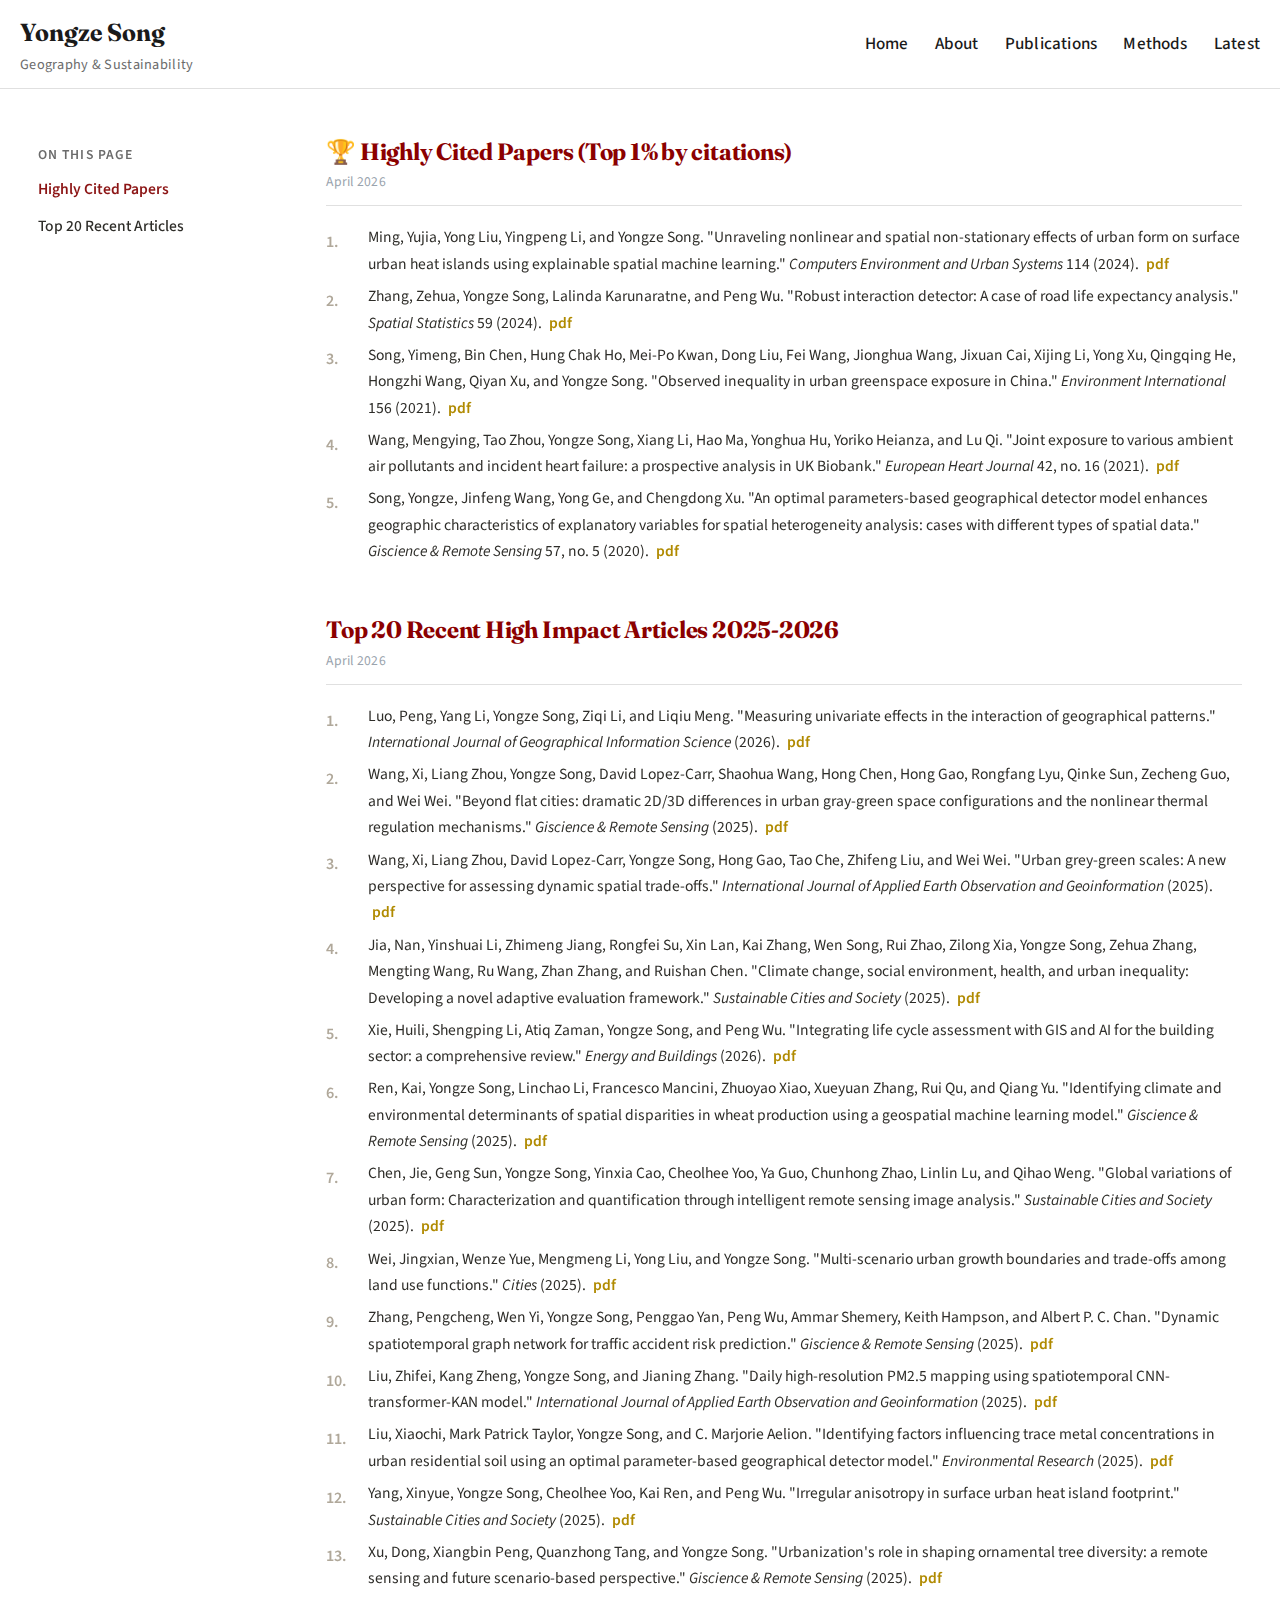
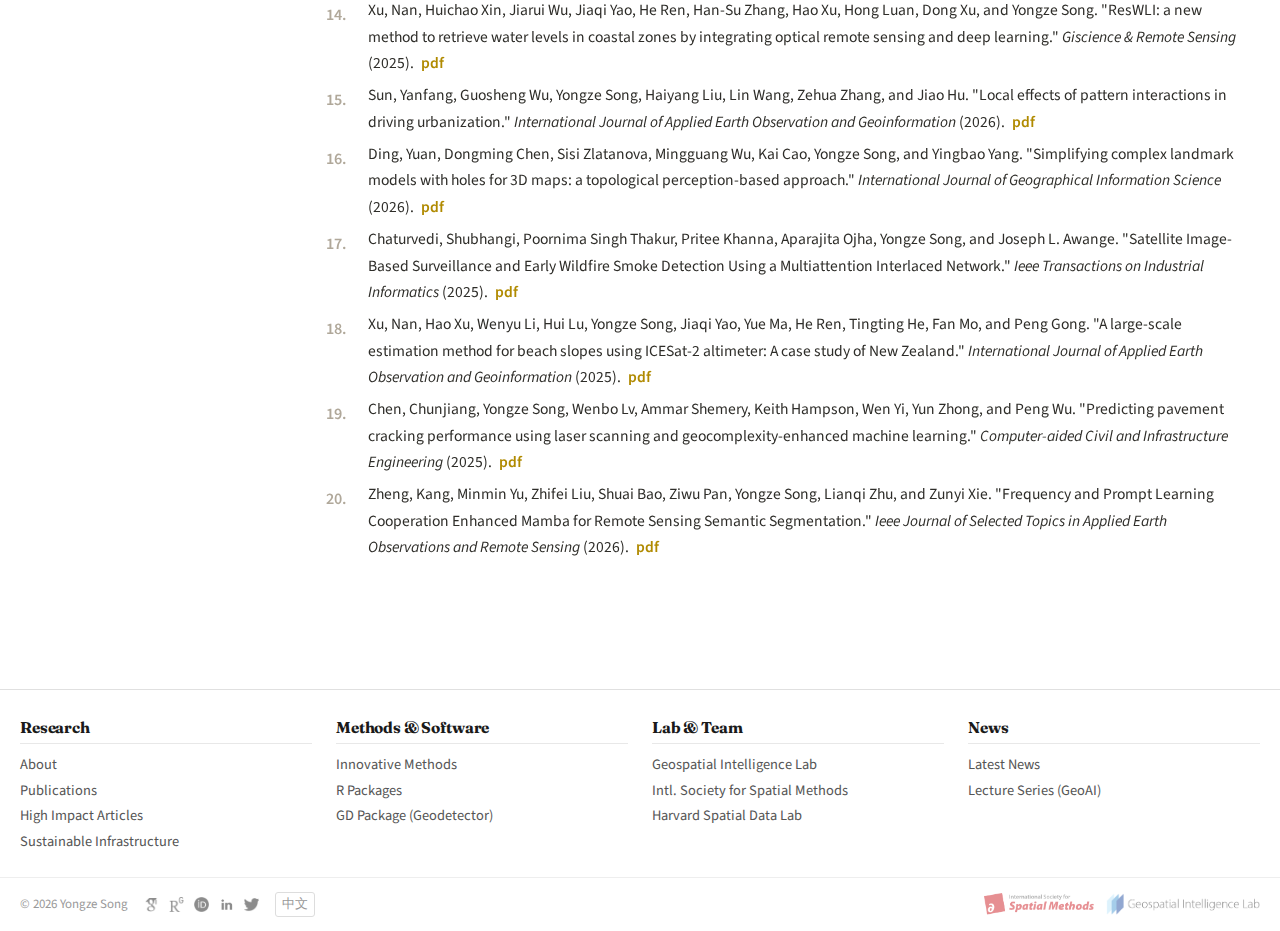
<file: high-impact-articles.html>
<!DOCTYPE html>
<html lang="en">
<head>
    <meta charset="UTF-8">
    <meta name="viewport" content="width=device-width, initial-scale=1.0">
    <meta name="description" content="High impact and highly-cited articles by Dr. Yongze Song in geospatial analysis, spatial statistics, and sustainable infrastructure.">
    <title>High Impact Articles - Yongze Song</title>
    <link rel="preconnect" href="https://fonts.googleapis.com">
    <link rel="preconnect" href="https://fonts.gstatic.com" crossorigin>
    <link href="https://fonts.googleapis.com/css2?family=Fraunces:opsz,wght@9..144,400;9..144,600;9..144,700;9..144,900&family=Source+Sans+3:wght@300;400;500;600;700&display=swap" rel="stylesheet">
    <link rel="stylesheet" href="assets/css/style.css">
    <style>
        /* === PAGE-SPECIFIC STYLES for high-impact-articles.html === */

        /* === MAIN LAYOUT: sidebar + content === */
        main {
            max-width: 1300px;
            margin: 0 auto;
            padding: 2.5rem 2rem;
            display: grid;
            grid-template-columns: 20% 1fr;
            gap: 2.5rem;
            align-items: start;
        }

        /* === LEFT SIDEBAR NAV === */
        .sidebar-nav {
            position: sticky;
            top: 2rem;
            padding-top: 0.5rem;
        }
        .sidebar-nav h3 {
            font-family: var(--font-sans);
            font-size: 0.72rem;
            font-weight: 600;
            color: var(--color-muted);
            text-transform: uppercase;
            letter-spacing: 0.08em;
            margin: 0 0 0.6rem 0;
        }
        .sidebar-nav ul {
            list-style: none;
            padding: 0;
            margin: 0;
        }
        .sidebar-nav li {
            margin-bottom: 0.4rem;
        }
        .sidebar-nav a {
            font-family: var(--font-sans);
            font-size: 0.82rem;
            font-weight: 500;
            color: var(--color-text);
            text-decoration: none;
            line-height: 1.4;
            display: block;
            padding: 0.2rem 0;
            transition: color 0.2s;
        }
        .sidebar-nav a:hover {
            color: var(--color-accent);
            text-decoration: none;
        }
        .sidebar-nav a.active {
            color: var(--color-accent);
            font-weight: 600;
        }

        /* === CONTENT AREA === */
        .content {
            min-width: 0;
        }

        /* === SECTION CARDS (no background) === */
        .section-card {
            margin-bottom: 2.5rem;
        }
        .section-header {
            padding-bottom: 0.6rem;
            border-bottom: 1px solid #e0e0e0;
            margin-bottom: 0.8rem;
        }
        .section-header h2 {
            margin: 0;
            font-size: 1.25rem;
            font-weight: 700;
            line-height: 1.3;
        }
        .section-header h2.cited { color: #8b0000; }
        .section-header h2.recent { color: #8b0000; }
        .section-date {
            font-family: var(--font-sans);
            font-size: 0.72rem;
            color: #9aa3ad;
            margin-top: 0.2rem;
            letter-spacing: 0.02em;
        }
        .section-body {
            padding: 0;
        }

        /* === ARTICLE ENTRY (no gaps, 1rem font like index.html body) === */
        .article-entry {
            margin: 0;
            padding: 0.15rem 0 0.15rem 2.2rem;
            position: relative;
        }
        .article-num {
            position: absolute;
            left: 0;
            top: 0.4rem;
            font-family: var(--font-sans);
            font-weight: 600;
            font-size: 0.85rem;
            color: #b0a89a;
        }
        .article-text {
            font-family: var(--font-sans);
            font-size: 0.82rem;
            line-height: 1.7;
            color: var(--color-text);
        }
        .article-text em {
            font-style: italic;
        }
        .article-text a.pdf-link {
            font-family: var(--font-sans);
            font-size: 0.82rem;
            font-weight: 600;
            color: #b08a00;
            text-decoration: none;
            margin-left: 0.2rem;
        }
        .article-text a.pdf-link:hover {
            text-decoration: underline;
        }

        @media (max-width: 768px) {
            html, body { font-size: 15px; }
            main {
                grid-template-columns: 1fr;
                padding: 1.5rem 1rem;
                gap: 1rem;
            }
            .sidebar-nav {
                position: static;
                display: flex;
                flex-wrap: wrap;
                gap: 0.5rem 1.5rem;
                border-bottom: 1px solid #e0e0e0;
                padding-bottom: 1rem;
            }
            .sidebar-nav h3 {
                width: 100%;
                margin-bottom: 0.3rem;
            }
            .sidebar-nav ul {
                display: flex;
                flex-wrap: wrap;
                gap: 0.3rem 1.2rem;
            }
            .sidebar-nav li { margin-bottom: 0; }
            .footer-inner { grid-template-columns: 1fr; gap: 16px; }
            .footer-bottom { flex-direction: column; gap: 8px; }
        }
    </style>
</head>
<body>
    <header class="site-header">
        <div class="header-inner">
            <a href="index.html" class="site-title">
                Yongze Song
                <span>Geography &amp; Sustainability</span>
            </a>
            <nav>
                <a href="index.html">Home</a>
                <a href="about.html">About</a>
                <a href="publications.html">Publications</a>
                <a href="methods.html">Methods</a>
                <a href="latest.html">Latest</a>
            </nav>
        </div>
    </header>

    <main>
        <!-- Left sidebar navigation -->
        <aside class="sidebar-nav">
            <h3>On this page</h3>
            <ul>
                <li><a href="#highly-cited" class="active">Highly Cited Papers</a></li>
                <li><a href="#top-20-recent">Top 20 Recent Articles</a></li>
            </ul>
        </aside>

        <!-- Right content area -->
        <div class="content">

            <!-- Section 1: Highly Cited Papers -->
            <div class="section-card" id="highly-cited">
                <div class="section-header">
                    <h2 class="cited">🏆 Highly Cited Papers (Top 1% by citations)</h2>
                    <div class="section-date">April 2026</div>
                </div>
                <div class="section-body">
                    <div class="article-entry">
                        <span class="article-num">1.</span>
                        <div class="article-text">Ming, Yujia, Yong Liu, Yingpeng Li, and Yongze Song. "Unraveling nonlinear and spatial non-stationary effects of urban form on surface urban heat islands using explainable spatial machine learning." <em>Computers Environment and Urban Systems</em> 114 (2024). <a class="pdf-link" href="https://doi.org/10.1016/j.compenvurbsys.2024.102200">pdf</a></div>
                    </div>
                    <div class="article-entry">
                        <span class="article-num">2.</span>
                        <div class="article-text">Zhang, Zehua, Yongze Song, Lalinda Karunaratne, and Peng Wu. "Robust interaction detector: A case of road life expectancy analysis." <em>Spatial Statistics</em> 59 (2024). <a class="pdf-link" href="https://www.sciencedirect.com/science/article/pii/S2211675324000058">pdf</a></div>
                    </div>
                    <div class="article-entry">
                        <span class="article-num">3.</span>
                        <div class="article-text">Song, Yimeng, Bin Chen, Hung Chak Ho, Mei-Po Kwan, Dong Liu, Fei Wang, Jionghua Wang, Jixuan Cai, Xijing Li, Yong Xu, Qingqing He, Hongzhi Wang, Qiyan Xu, and Yongze Song. "Observed inequality in urban greenspace exposure in China." <em>Environment International</em> 156 (2021). <a class="pdf-link" href="https://www.sciencedirect.com/science/article/pii/S0160412021004037">pdf</a></div>
                    </div>
                    <div class="article-entry">
                        <span class="article-num">4.</span>
                        <div class="article-text">Wang, Mengying, Tao Zhou, Yongze Song, Xiang Li, Hao Ma, Yonghua Hu, Yoriko Heianza, and Lu Qi. "Joint exposure to various ambient air pollutants and incident heart failure: a prospective analysis in UK Biobank." <em>European Heart Journal</em> 42, no. 16 (2021). <a class="pdf-link" href="https://academic.oup.com/eurheartj/article/42/16/1582/6126215">pdf</a></div>
                    </div>
                    <div class="article-entry">
                        <span class="article-num">5.</span>
                        <div class="article-text">Song, Yongze, Jinfeng Wang, Yong Ge, and Chengdong Xu. "An optimal parameters-based geographical detector model enhances geographic characteristics of explanatory variables for spatial heterogeneity analysis: cases with different types of spatial data." <em>Giscience &amp; Remote Sensing</em> 57, no. 5 (2020). <a class="pdf-link" href="https://www.tandfonline.com/doi/10.1080/15481603.2020.1760434">pdf</a></div>
                    </div>
                </div>
            </div>

            <!-- Section 2: Top 20 Recent High Impact Articles -->
            <div class="section-card" id="top-20-recent">
                <div class="section-header">
                    <h2 class="recent">Top 20 Recent High Impact Articles 2025-2026</h2>
                    <div class="section-date">April 2026</div>
                </div>
                <div class="section-body">
                    <div class="article-entry">
                        <span class="article-num">1.</span>
                        <div class="article-text">Luo, Peng, Yang Li, Yongze Song, Ziqi Li, and Liqiu Meng. "Measuring univariate effects in the interaction of geographical patterns." <em>International Journal of Geographical Information Science</em> (2026). <a class="pdf-link" href="https://www.tandfonline.com/doi/10.1080/13658816.2025.2526042">pdf</a></div>
                    </div>
                    <div class="article-entry">
                        <span class="article-num">2.</span>
                        <div class="article-text">Wang, Xi, Liang Zhou, Yongze Song, David Lopez-Carr, Shaohua Wang, Hong Chen, Hong Gao, Rongfang Lyu, Qinke Sun, Zecheng Guo, and Wei Wei. "Beyond flat cities: dramatic 2D/3D differences in urban gray-green space configurations and the nonlinear thermal regulation mechanisms." <em>Giscience &amp; Remote Sensing</em> (2025). <a class="pdf-link" href="https://www.tandfonline.com/doi/full/10.1080/15481603.2025.2572174">pdf</a></div>
                    </div>
                    <div class="article-entry">
                        <span class="article-num">3.</span>
                        <div class="article-text">Wang, Xi, Liang Zhou, David Lopez-Carr, Yongze Song, Hong Gao, Tao Che, Zhifeng Liu, and Wei Wei. "Urban grey-green scales: A new perspective for assessing dynamic spatial trade-offs." <em>International Journal of Applied Earth Observation and Geoinformation</em> (2025). <a class="pdf-link" href="https://www.sciencedirect.com/science/article/pii/S1569843225003553">pdf</a></div>
                    </div>
                    <div class="article-entry">
                        <span class="article-num">4.</span>
                        <div class="article-text">Jia, Nan, Yinshuai Li, Zhimeng Jiang, Rongfei Su, Xin Lan, Kai Zhang, Wen Song, Rui Zhao, Zilong Xia, Yongze Song, Zehua Zhang, Mengting Wang, Ru Wang, Zhan Zhang, and Ruishan Chen. "Climate change, social environment, health, and urban inequality: Developing a novel adaptive evaluation framework." <em>Sustainable Cities and Society</em> (2025). <a class="pdf-link" href="https://www.sciencedirect.com/science/article/abs/pii/S2210670725003191">pdf</a></div>
                    </div>
                    <div class="article-entry">
                        <span class="article-num">5.</span>
                        <div class="article-text">Xie, Huili, Shengping Li, Atiq Zaman, Yongze Song, and Peng Wu. "Integrating life cycle assessment with GIS and AI for the building sector: a comprehensive review." <em>Energy and Buildings</em> (2026). <a class="pdf-link" href="https://www.sciencedirect.com/science/article/pii/S0378778826001556">pdf</a></div>
                    </div>
                    <div class="article-entry">
                        <span class="article-num">6.</span>
                        <div class="article-text">Ren, Kai, Yongze Song, Linchao Li, Francesco Mancini, Zhuoyao Xiao, Xueyuan Zhang, Rui Qu, and Qiang Yu. "Identifying climate and environmental determinants of spatial disparities in wheat production using a geospatial machine learning model." <em>Giscience &amp; Remote Sensing</em> (2025). <a class="pdf-link" href="https://www.tandfonline.com/doi/full/10.1080/15481603.2025.2533487">pdf</a></div>
                    </div>
                    <div class="article-entry">
                        <span class="article-num">7.</span>
                        <div class="article-text">Chen, Jie, Geng Sun, Yongze Song, Yinxia Cao, Cheolhee Yoo, Ya Guo, Chunhong Zhao, Linlin Lu, and Qihao Weng. "Global variations of urban form: Characterization and quantification through intelligent remote sensing image analysis." <em>Sustainable Cities and Society</em> (2025). <a class="pdf-link" href="https://www.sciencedirect.com/science/article/pii/S2210670725003002">pdf</a></div>
                    </div>
                    <div class="article-entry">
                        <span class="article-num">8.</span>
                        <div class="article-text">Wei, Jingxian, Wenze Yue, Mengmeng Li, Yong Liu, and Yongze Song. "Multi-scenario urban growth boundaries and trade-offs among land use functions." <em>Cities</em> (2025). <a class="pdf-link" href="https://www.sciencedirect.com/science/article/abs/pii/S0264275125000526">pdf</a></div>
                    </div>
                    <div class="article-entry">
                        <span class="article-num">9.</span>
                        <div class="article-text">Zhang, Pengcheng, Wen Yi, Yongze Song, Penggao Yan, Peng Wu, Ammar Shemery, Keith Hampson, and Albert P. C. Chan. "Dynamic spatiotemporal graph network for traffic accident risk prediction." <em>Giscience &amp; Remote Sensing</em> (2025). <a class="pdf-link" href="https://www.tandfonline.com/doi/full/10.1080/15481603.2025.2514330">pdf</a></div>
                    </div>
                    <div class="article-entry">
                        <span class="article-num">10.</span>
                        <div class="article-text">Liu, Zhifei, Kang Zheng, Yongze Song, and Jianing Zhang. "Daily high-resolution PM2.5 mapping using spatiotemporal CNN-transformer-KAN model." <em>International Journal of Applied Earth Observation and Geoinformation</em> (2025). <a class="pdf-link" href="https://www.sciencedirect.com/science/article/pii/S1569843225005473">pdf</a></div>
                    </div>
                    <div class="article-entry">
                        <span class="article-num">11.</span>
                        <div class="article-text">Liu, Xiaochi, Mark Patrick Taylor, Yongze Song, and C. Marjorie Aelion. "Identifying factors influencing trace metal concentrations in urban residential soil using an optimal parameter-based geographical detector model." <em>Environmental Research</em> (2025). <a class="pdf-link" href="https://www.sciencedirect.com/science/article/pii/S0013935125012964">pdf</a></div>
                    </div>
                    <div class="article-entry">
                        <span class="article-num">12.</span>
                        <div class="article-text">Yang, Xinyue, Yongze Song, Cheolhee Yoo, Kai Ren, and Peng Wu. "Irregular anisotropy in surface urban heat island footprint." <em>Sustainable Cities and Society</em> (2025). <a class="pdf-link" href="https://www.sciencedirect.com/science/article/pii/S2210670725006535">pdf</a></div>
                    </div>
                    <div class="article-entry">
                        <span class="article-num">13.</span>
                        <div class="article-text">Xu, Dong, Xiangbin Peng, Quanzhong Tang, and Yongze Song. "Urbanization's role in shaping ornamental tree diversity: a remote sensing and future scenario-based perspective." <em>Giscience &amp; Remote Sensing</em> (2025). <a class="pdf-link" href="https://www.tandfonline.com/doi/full/10.1080/15481603.2025.2557050">pdf</a></div>
                    </div>
                    <div class="article-entry">
                        <span class="article-num">14.</span>
                        <div class="article-text">Xu, Nan, Huichao Xin, Jiarui Wu, Jiaqi Yao, He Ren, Han-Su Zhang, Hao Xu, Hong Luan, Dong Xu, and Yongze Song. "ResWLI: a new method to retrieve water levels in coastal zones by integrating optical remote sensing and deep learning." <em>Giscience &amp; Remote Sensing</em> (2025). <a class="pdf-link" href="https://www.tandfonline.com/doi/full/10.1080/15481603.2025.2524891">pdf</a></div>
                    </div>
                    <div class="article-entry">
                        <span class="article-num">15.</span>
                        <div class="article-text">Sun, Yanfang, Guosheng Wu, Yongze Song, Haiyang Liu, Lin Wang, Zehua Zhang, and Jiao Hu. "Local effects of pattern interactions in driving urbanization." <em>International Journal of Applied Earth Observation and Geoinformation</em> (2026). <a class="pdf-link" href="https://www.sciencedirect.com/science/article/pii/S1569843225007198">pdf</a></div>
                    </div>
                    <div class="article-entry">
                        <span class="article-num">16.</span>
                        <div class="article-text">Ding, Yuan, Dongming Chen, Sisi Zlatanova, Mingguang Wu, Kai Cao, Yongze Song, and Yingbao Yang. "Simplifying complex landmark models with holes for 3D maps: a topological perception-based approach." <em>International Journal of Geographical Information Science</em> (2026). <a class="pdf-link" href="https://www.tandfonline.com/doi/full/10.1080/13658816.2025.2512222">pdf</a></div>
                    </div>
                    <div class="article-entry">
                        <span class="article-num">17.</span>
                        <div class="article-text">Chaturvedi, Shubhangi, Poornima Singh Thakur, Pritee Khanna, Aparajita Ojha, Yongze Song, and Joseph L. Awange. "Satellite Image-Based Surveillance and Early Wildfire Smoke Detection Using a Multiattention Interlaced Network." <em>Ieee Transactions on Industrial Informatics</em> (2025). <a class="pdf-link" href="https://ieeexplore.ieee.org/document/10886910/">pdf</a></div>
                    </div>
                    <div class="article-entry">
                        <span class="article-num">18.</span>
                        <div class="article-text">Xu, Nan, Hao Xu, Wenyu Li, Hui Lu, Yongze Song, Jiaqi Yao, Yue Ma, He Ren, Tingting He, Fan Mo, and Peng Gong. "A large-scale estimation method for beach slopes using ICESat-2 altimeter: A case study of New Zealand." <em>International Journal of Applied Earth Observation and Geoinformation</em> (2025). <a class="pdf-link" href="https://www.sciencedirect.com/science/article/pii/S1569843225004157">pdf</a></div>
                    </div>
                    <div class="article-entry">
                        <span class="article-num">19.</span>
                        <div class="article-text">Chen, Chunjiang, Yongze Song, Wenbo Lv, Ammar Shemery, Keith Hampson, Wen Yi, Yun Zhong, and Peng Wu. "Predicting pavement cracking performance using laser scanning and geocomplexity-enhanced machine learning." <em>Computer-aided Civil and Infrastructure Engineering</em> (2025). <a class="pdf-link" href="https://onlinelibrary.wiley.com/doi/10.1111/mice.13489">pdf</a></div>
                    </div>
                    <div class="article-entry">
                        <span class="article-num">20.</span>
                        <div class="article-text">Zheng, Kang, Minmin Yu, Zhifei Liu, Shuai Bao, Ziwu Pan, Yongze Song, Lianqi Zhu, and Zunyi Xie. "Frequency and Prompt Learning Cooperation Enhanced Mamba for Remote Sensing Semantic Segmentation." <em>Ieee Journal of Selected Topics in Applied Earth Observations and Remote Sensing</em> (2026). <a class="pdf-link" href="https://ieeexplore.ieee.org/document/11153830/">pdf</a></div>
                    </div>
                </div>
            </div>

        </div>
    </main>

    <!-- ========== FOOTER ========== -->
<footer class="site-footer">
    <div class="footer-inner">
        <div class="footer-col">
            <h3>Research</h3>
            <a href="about.html">About</a>
            <a href="publications.html">Publications</a>
            <a href="high-impact-articles.html">High Impact Articles</a>
            <a href="sustainable-infrastructure.html">Sustainable Infrastructure</a>
        </div>
        <div class="footer-col">
            <h3>Methods & Software</h3>
            <a href="methods.html">Innovative Methods</a>
            <a href="methods.html#software">R Packages</a>
            <a href="gd.html">GD Package (Geodetector)</a>
        </div>
        <div class="footer-col">
            <h3>Lab & Team</h3>
            <a href="lab.html">Geospatial Intelligence Lab</a>
            <a href="https://spatialmethods.org/">Intl. Society for Spatial Methods</a>
            <a href="https://sdl.gis.harvard.edu/fellows">Harvard Spatial Data Lab</a>
        </div>
        <div class="footer-col">
            <h3>News</h3>
            <a href="latest.html">Latest News</a>
            <a href="lecture-202601.html">Lecture Series (GeoAI)</a>
        </div>
    </div>
    <div class="footer-bottom">
        <div class="footer-left">
            <span class="footer-copyright">&copy; 2026 Yongze Song</span>
            <div class="footer-social">
                <a href="https://scholar.google.com/citations?user=bNuxvgIAAAAJ&hl=en" title="Google Scholar"><img src="assets/images/googlescholar.png" alt="Scholar"></a>
                <a href="https://www.researchgate.net/profile/Yongze-Song" title="ResearchGate"><img src="assets/images/researchgate.png" alt="ResearchGate"></a>
                <a href="https://orcid.org/0000-0003-3420-9622" title="ORCID"><img src="assets/images/orcid-1.png" alt="ORCID"></a>
                <a href="https://www.linkedin.com/in/yongzesong/" title="LinkedIn"><img src="assets/images/linkedin-black-icon-5-2322292596-e1682078661908.png" alt="LinkedIn"></a>
                <a href="https://twitter.com/YongzeSong" title="Twitter"><img src="assets/images/twitter.png" alt="Twitter"></a>
            </div>
            <a href="cn.html" class="footer-lang">中文</a>
        </div>
        <div class="footer-right">
            <a href="lab.html"><img src="assets/images/logo_v02.png" alt="Geospatial Intelligence Lab"></a>
            <a href="https://spatialmethods.org/"><img src="assets/images/logo_03.png" alt="Spatial Methods"></a>
        </div>
    </div>
</footer>
</body>
</html>
</file>
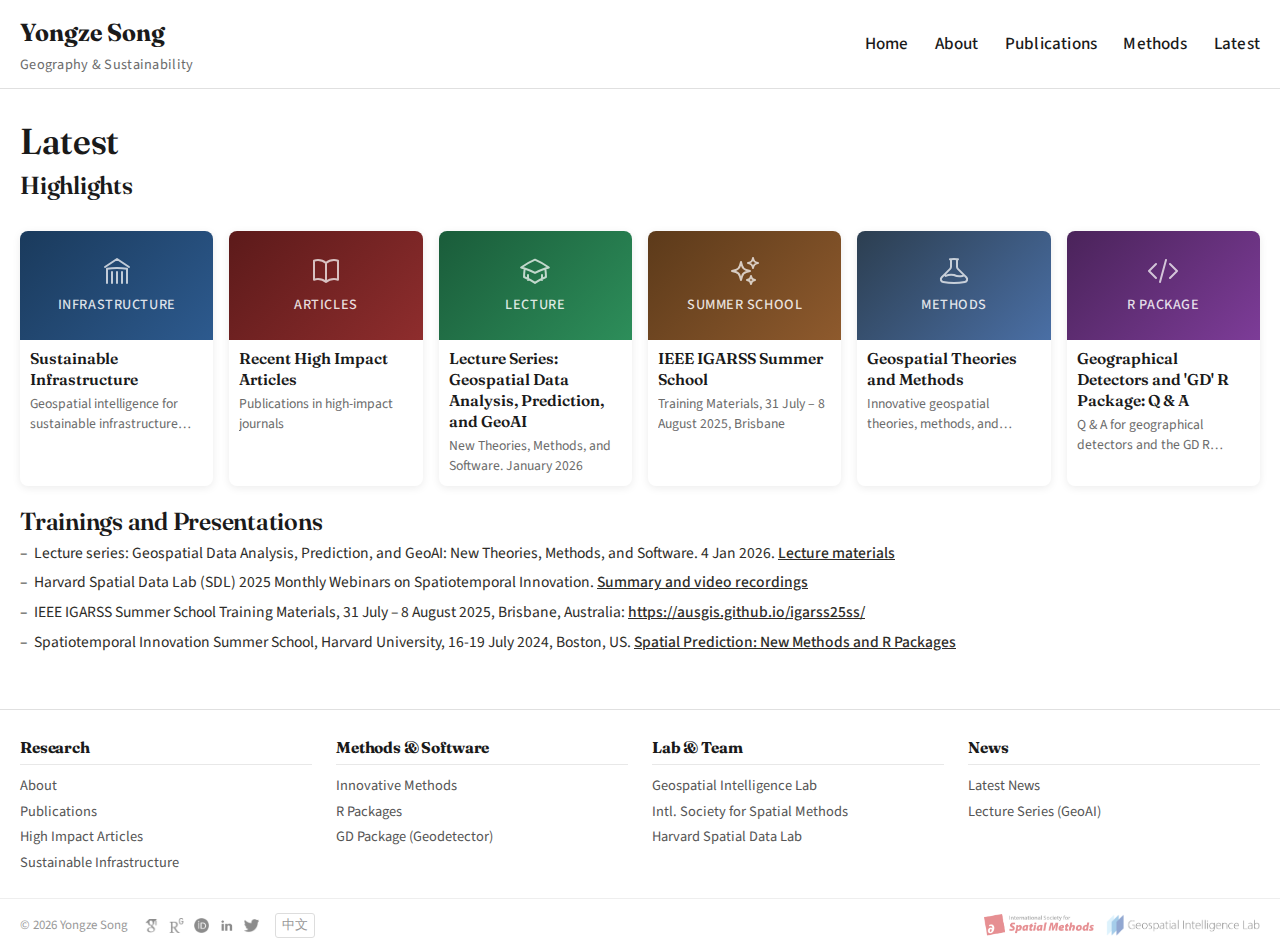
<file: latest.html>
<!DOCTYPE html>
<html lang="en">
<head>
    <meta charset="UTF-8">
    <meta name="viewport" content="width=device-width, initial-scale=1.0">
    <title>Latest - Yongze Song</title>
    <meta name="description" content="Latest highlights, articles, lectures, and training materials from Yongze Song.">
    <link rel="preconnect" href="https://fonts.googleapis.com">
    <link rel="preconnect" href="https://fonts.gstatic.com" crossorigin>
    <link href="https://fonts.googleapis.com/css2?family=Fraunces:opsz,wght@9..144,400;9..144,600;9..144,700;9..144,900&family=Source+Sans+3:wght@300;400;500;600;700&display=swap" rel="stylesheet">
    <link rel="stylesheet" href="assets/css/style.css">
    <style>
        /* === PAGE-SPECIFIC STYLES FOR latest.html === */

        /* === PAGE HEADER === */
        .page-header {
            max-width: 1300px;
            margin: 0 auto;
            padding: 30px 20px 10px;
        }
        .page-header h1 {
            margin: 0 0 6px 0;
        }
        .page-header h2 {
            font-size: 1.3rem;
        }
        
        .page-subtitle {
            font-size: 0.95rem;
            color: var(--color-muted);
            font-weight: 400;
        }

        /* === FEATURED CARDS SECTION (4-column, same as index.html) === */
        .featured-cards {
            max-width: 1300px;
            margin: 0 auto;
            padding: 20px 20px 10px;
            display: grid;
            grid-template-columns: repeat(6, 1fr);
            gap: 16px;
        }

        .feat-card {
            text-decoration: none;
            color: var(--color-text);
            display: block;
            border-radius: 8px;
            overflow: hidden;
            transition: transform 0.25s ease, box-shadow 0.25s ease;
            box-shadow: 0 2px 8px rgba(0,0,0,0.08);
        }
        .feat-card:hover {
            transform: translateY(-5px);
            box-shadow: 0 8px 24px rgba(0,0,0,0.15);
            color: var(--color-text);
        }

        .feat-card .card-img {
            position: relative;
            overflow: hidden;
            aspect-ratio: 16 / 9;
            display: flex;
            align-items: center;
            justify-content: center;
        }
        .feat-card .card-img img {
            width: 100%;
            height: 100%;
            object-fit: cover;
            transition: transform 0.35s ease;
        }
        .feat-card:hover .card-img img {
            transform: scale(1.05);
        }

        /* Gradient overlays for cards without images */
        .card-img.grad-infra {
            background: linear-gradient(135deg, #1a3a5c, #2d5a8e);
        }
        .card-img.grad-articles {
            background: linear-gradient(135deg, #5c1a1a, #8e2d2d);
        }
        .card-img.grad-lecture {
            background: linear-gradient(135deg, #1a5c3a, #2d8e5a);
        }
        .card-img.grad-summer {
            background: linear-gradient(135deg, #5c3a1a, #8e5a2d);
        }
        .card-img.grad-methods {
            background: linear-gradient(135deg, #2c3e50, #4a6fa5);
        }
        .card-img.grad-gd {
            background: linear-gradient(135deg, #4a235a, #7d3c98);
        }

        /* Icon inside gradient cards */
        .card-icon {
            position: relative;
            z-index: 2;
            color: rgba(255,255,255,0.85);
            font-size: 0.75rem;
            font-family: var(--font-sans);
            font-weight: 500;
            letter-spacing: 0.04em;
            text-transform: uppercase;
            text-align: center;
            padding: 0 12px;
        }
        .card-icon svg {
            display: block;
            margin: 0 auto 6px;
            width: 32px;
            height: 32px;
            opacity: 0.85;
        }

        .feat-card .card-body {
            padding: 8px 10px 10px;
        }
        .feat-card .card-title {
            font-family: var(--font-serif);
            font-size: 0.82rem;
            font-weight: 600;
            color: var(--color-heading);
            line-height: 1.35;
            margin: 0 0 4px 0;
        }
        .feat-card .card-desc {
            font-family: var(--font-sans);
            font-size: 0.72rem;
            line-height: 1.45;
            color: var(--color-muted);
            margin: 0;
            display: -webkit-box;
            -webkit-line-clamp: 2;
            -webkit-box-orient: vertical;
            overflow: hidden;
        }

        /* === CONTENT SECTIONS === */
        .content-section {
            max-width: 1300px;
            margin: 0 auto;
            padding: 10px 20px 20px;
        }
        .content-section h2 {
            font-size: 1.3rem;
        }
        .updates-list {
            font-size: 0.82rem;
            line-height: 1.65;
        }
        .update-item {
            margin: 4px 0;
            padding-left: 14px;
            position: relative;
        }
        .update-item::before {
            content: "\2013";
            position: absolute;
            left: 0;
        }
        .update-item a { font-weight: 500; }

        /* === RESPONSIVE === */
        @media (max-width: 1024px) {
            .featured-cards {
                grid-template-columns: repeat(3, 1fr);
                gap: 14px;
            }
        }
        @media (max-width: 768px) {
            html, body { font-size: 15px; }
            h1 { font-size: 1.6rem; }
            .featured-cards {
                grid-template-columns: 1fr;
                gap: 14px;
            }
            .footer-inner { grid-template-columns: 1fr; gap: 16px; }
            .footer-bottom { flex-direction: column; gap: 8px; }
        }
    </style>
</head>
<body>

<!-- ========== HEADER ========== -->
<header class="site-header">
    <div class="header-inner">
        <a href="index.html" class="site-title">
            Yongze Song
            <span>Geography &amp; Sustainability</span>
        </a>
        <nav>
            <a href="index.html">Home</a>
            <a href="about.html">About</a>
            <a href="publications.html">Publications</a>
            <a href="methods.html">Methods</a>
            <a href="latest.html">Latest</a>
        </nav>
    </div>
</header>

<!-- ========== PAGE HEADER ========== -->
<div class="page-header">
    <h1>Latest</h1>
    <h2>Highlights</h2>
</div>

<!-- ========== FEATURED CARDS (4-column, matching index.html) ========== -->
<section class="featured-cards">

    <!-- Card 1: Sustainable Infrastructure -->
    <a href="sustainable-infrastructure.html" class="feat-card">
        <div class="card-img grad-infra">
            <div class="card-icon">
                <svg xmlns="http://www.w3.org/2000/svg" fill="none" viewBox="0 0 24 24" stroke="currentColor" stroke-width="1.5">
                    <path stroke-linecap="round" stroke-linejoin="round" d="M12 21v-8.25M15.75 21v-8.25M8.25 21v-8.25M3 9l9-6 9 6m-1.5 12V10.332A48.36 48.36 0 0012 9.75c-2.551 0-5.056.2-7.5.582V21" />
                </svg>
                Infrastructure
            </div>
        </div>
        <div class="card-body">
            <div class="card-title">Sustainable Infrastructure</div>
            <div class="card-desc">Geospatial intelligence for sustainable infrastructure research</div>
        </div>
    </a>

    <!-- Card 2: Recent High Impact Articles -->
    <a href="high-impact-articles.html" class="feat-card">
        <div class="card-img grad-articles">
            <div class="card-icon">
                <svg xmlns="http://www.w3.org/2000/svg" fill="none" viewBox="0 0 24 24" stroke="currentColor" stroke-width="1.5">
                    <path stroke-linecap="round" stroke-linejoin="round" d="M12 6.042A8.967 8.967 0 006 3.75c-1.052 0-2.062.18-3 .512v14.25A8.987 8.987 0 016 18c2.305 0 4.408.867 6 2.292m0-14.25a8.966 8.966 0 016-2.292c1.052 0 2.062.18 3 .512v14.25A8.987 8.987 0 0018 18a8.967 8.967 0 00-6 2.292m0-14.25v14.25" />
                </svg>
                Articles
            </div>
        </div>
        <div class="card-body">
            <div class="card-title">Recent High Impact Articles</div>
            <div class="card-desc">Publications in high-impact journals</div>
        </div>
    </a>

    <!-- Card 3: Lecture Series -->
    <a href="lecture-202601.html" class="feat-card">
        <div class="card-img grad-lecture">
            <div class="card-icon">
                <svg xmlns="http://www.w3.org/2000/svg" fill="none" viewBox="0 0 24 24" stroke="currentColor" stroke-width="1.5">
                    <path stroke-linecap="round" stroke-linejoin="round" d="M4.26 10.147a60.436 60.436 0 00-.491 6.347A48.627 48.627 0 0112 20.904a48.627 48.627 0 018.232-4.41 60.46 60.46 0 00-.491-6.347m-15.482 0a50.57 50.57 0 00-2.658-.813A59.905 59.905 0 0112 3.493a59.902 59.902 0 0110.399 5.84c-.896.248-1.783.52-2.658.814m-15.482 0A50.697 50.697 0 0112 13.489a50.702 50.702 0 017.74-3.342M6.75 15v3.75m10.5-3.75v3.75" />
                </svg>
                Lecture
            </div>
        </div>
        <div class="card-body">
            <div class="card-title">Lecture Series: Geospatial Data Analysis, Prediction, and GeoAI</div>
            <div class="card-desc">New Theories, Methods, and Software. January 2026</div>
        </div>
    </a>

    <!-- Card 4: IEEE IGARSS Summer School -->
    <a href="https://ausgis.github.io/igarss25ss/" target="_blank" rel="noopener" class="feat-card">
        <div class="card-img grad-summer">
            <div class="card-icon">
                <svg xmlns="http://www.w3.org/2000/svg" fill="none" viewBox="0 0 24 24" stroke="currentColor" stroke-width="1.5">
                    <path stroke-linecap="round" stroke-linejoin="round" d="M9.813 15.904L9 18.75l-.813-2.846a4.5 4.5 0 00-3.09-3.09L2.25 12l2.846-.813a4.5 4.5 0 003.09-3.09L9 5.25l.813 2.846a4.5 4.5 0 003.09 3.09L15.75 12l-2.846.813a4.5 4.5 0 00-3.09 3.09zM18.259 8.715L18 9.75l-.259-1.035a3.375 3.375 0 00-2.455-2.456L14.25 6l1.036-.259a3.375 3.375 0 002.455-2.456L18 2.25l.259 1.035a3.375 3.375 0 002.455 2.456L21.75 6l-1.036.259a3.375 3.375 0 00-2.455 2.456zM16.894 20.567L16.5 21.75l-.394-1.183a2.25 2.25 0 00-1.423-1.423L13.5 18.75l1.183-.394a2.25 2.25 0 001.423-1.423l.394-1.183.394 1.183a2.25 2.25 0 001.423 1.423l1.183.394-1.183.394a2.25 2.25 0 00-1.423 1.423z" />
                </svg>
                Summer School
            </div>
        </div>
        <div class="card-body">
            <div class="card-title">IEEE IGARSS Summer School</div>
            <div class="card-desc">Training Materials, 31 July – 8 August 2025, Brisbane</div>
        </div>
    </a>

    <!-- Card 5: Geospatial Theories and Methods -->
    <a href="methods.html" class="feat-card">
        <div class="card-img grad-methods">
            <div class="card-icon">
                <svg xmlns="http://www.w3.org/2000/svg" fill="none" viewBox="0 0 24 24" stroke="currentColor" stroke-width="1.5">
                    <path stroke-linecap="round" stroke-linejoin="round" d="M9.75 3.104v5.714a2.25 2.25 0 01-.659 1.591L5 14.5M9.75 3.104c-.251.023-.501.05-.75.082m.75-.082a24.301 24.301 0 014.5 0m0 0v5.714c0 .597.237 1.17.659 1.591L19.8 15.3M14.25 3.104c.251.023.501.05.75.082M19.8 15.3l-1.57.393A9.065 9.065 0 0112 15a9.065 9.065 0 00-6.23.693L5 14.5m14.8.8l1.402 1.402c1.232 1.232.65 3.318-1.067 3.611A48.309 48.309 0 0112 21c-2.773 0-5.491-.235-8.135-.687-1.718-.293-2.3-2.379-1.067-3.61L5 14.5" />
                </svg>
                Methods
            </div>
        </div>
        <div class="card-body">
            <div class="card-title">Geospatial Theories and Methods</div>
            <div class="card-desc">Innovative geospatial theories, methods, and software</div>
        </div>
    </a>

    <!-- Card 6: Geographical Detectors & GD R Package Q&A -->
    <a href="gd.html" class="feat-card">
        <div class="card-img grad-gd">
            <div class="card-icon">
                <svg xmlns="http://www.w3.org/2000/svg" fill="none" viewBox="0 0 24 24" stroke="currentColor" stroke-width="1.5">
                    <path stroke-linecap="round" stroke-linejoin="round" d="M17.25 6.75L22.5 12l-5.25 5.25m-10.5 0L1.5 12l5.25-5.25m7.5-3l-4.5 16.5" />
                </svg>
                R Package
            </div>
        </div>
        <div class="card-body">
            <div class="card-title">Geographical Detectors and 'GD' R Package: Q & A</div>
            <div class="card-desc">Q & A for geographical detectors and the GD R package</div>
        </div>
    </a>

</section>

<!-- ========== ADDITIONAL CONTENT ========== -->
<div class="content-section">

    <h2>Trainings and Presentations</h2>
    <div class="updates-list">
        <div class="update-item">Lecture series: Geospatial Data Analysis, Prediction, and GeoAI: New Theories, Methods, and Software. 4 Jan 2026. <a href="lecture-202601.html">Lecture materials</a></div>
        <div class="update-item">Harvard Spatial Data Lab (SDL) 2025 Monthly Webinars on Spatiotemporal Innovation. <a href="https://yongzesong.com/harvard-sdl-workshop-2025/">Summary and video recordings</a></div>
        <div class="update-item">IEEE IGARSS Summer School Training Materials, 31 July – 8 August 2025, Brisbane, Australia: <a href="https://ausgis.github.io/igarss25ss/">https://ausgis.github.io/igarss25ss/</a></div>
        <div class="update-item">Spatiotemporal Innovation Summer School, Harvard University, 16-19 July 2024, Boston, US. <a href="https://yongzesong.com/wp-content/uploads/2024/07/2024_07_prediction_ys.pdf">Spatial Prediction: New Methods and R Packages</a></div>
    </div>

</div>

<!-- ========== FOOTER ========== -->
<footer class="site-footer">
    <div class="footer-inner">
        <div class="footer-col">
            <h3>Research</h3>
            <a href="about.html">About</a>
            <a href="publications.html">Publications</a>
            <a href="high-impact-articles.html">High Impact Articles</a>
            <a href="sustainable-infrastructure.html">Sustainable Infrastructure</a>
        </div>
        <div class="footer-col">
            <h3>Methods & Software</h3>
            <a href="methods.html">Innovative Methods</a>
            <a href="methods.html#software">R Packages</a>
            <a href="gd.html">GD Package (Geodetector)</a>
        </div>
        <div class="footer-col">
            <h3>Lab & Team</h3>
            <a href="lab.html">Geospatial Intelligence Lab</a>
            <a href="https://spatialmethods.org/">Intl. Society for Spatial Methods</a>
            <a href="https://sdl.gis.harvard.edu/fellows">Harvard Spatial Data Lab</a>
        </div>
        <div class="footer-col">
            <h3>News</h3>
            <a href="latest.html">Latest News</a>
            <a href="lecture-202601.html">Lecture Series (GeoAI)</a>
        </div>
    </div>
    <div class="footer-bottom">
        <div class="footer-left">
            <span class="footer-copyright">&copy; 2026 Yongze Song</span>
            <div class="footer-social">
                <a href="https://scholar.google.com/citations?user=bNuxvgIAAAAJ&hl=en" title="Google Scholar"><img src="assets/images/googlescholar.png" alt="Scholar"></a>
                <a href="https://www.researchgate.net/profile/Yongze-Song" title="ResearchGate"><img src="assets/images/researchgate.png" alt="ResearchGate"></a>
                <a href="https://orcid.org/0000-0003-3420-9622" title="ORCID"><img src="assets/images/orcid-1.png" alt="ORCID"></a>
                <a href="https://www.linkedin.com/in/yongzesong/" title="LinkedIn"><img src="assets/images/linkedin-black-icon-5-2322292596-e1682078661908.png" alt="LinkedIn"></a>
                <a href="https://twitter.com/YongzeSong" title="Twitter"><img src="assets/images/twitter.png" alt="Twitter"></a>
            </div>
            <a href="cn.html" class="footer-lang">中文</a>
        </div>
        <div class="footer-right">
            <a href="lab.html"><img src="assets/images/logo_v02.png" alt="Geospatial Intelligence Lab"></a>
            <a href="https://spatialmethods.org/"><img src="assets/images/logo_03.png" alt="Spatial Methods"></a>
        </div>
    </div>
</footer>

</body>
</html>
</file>
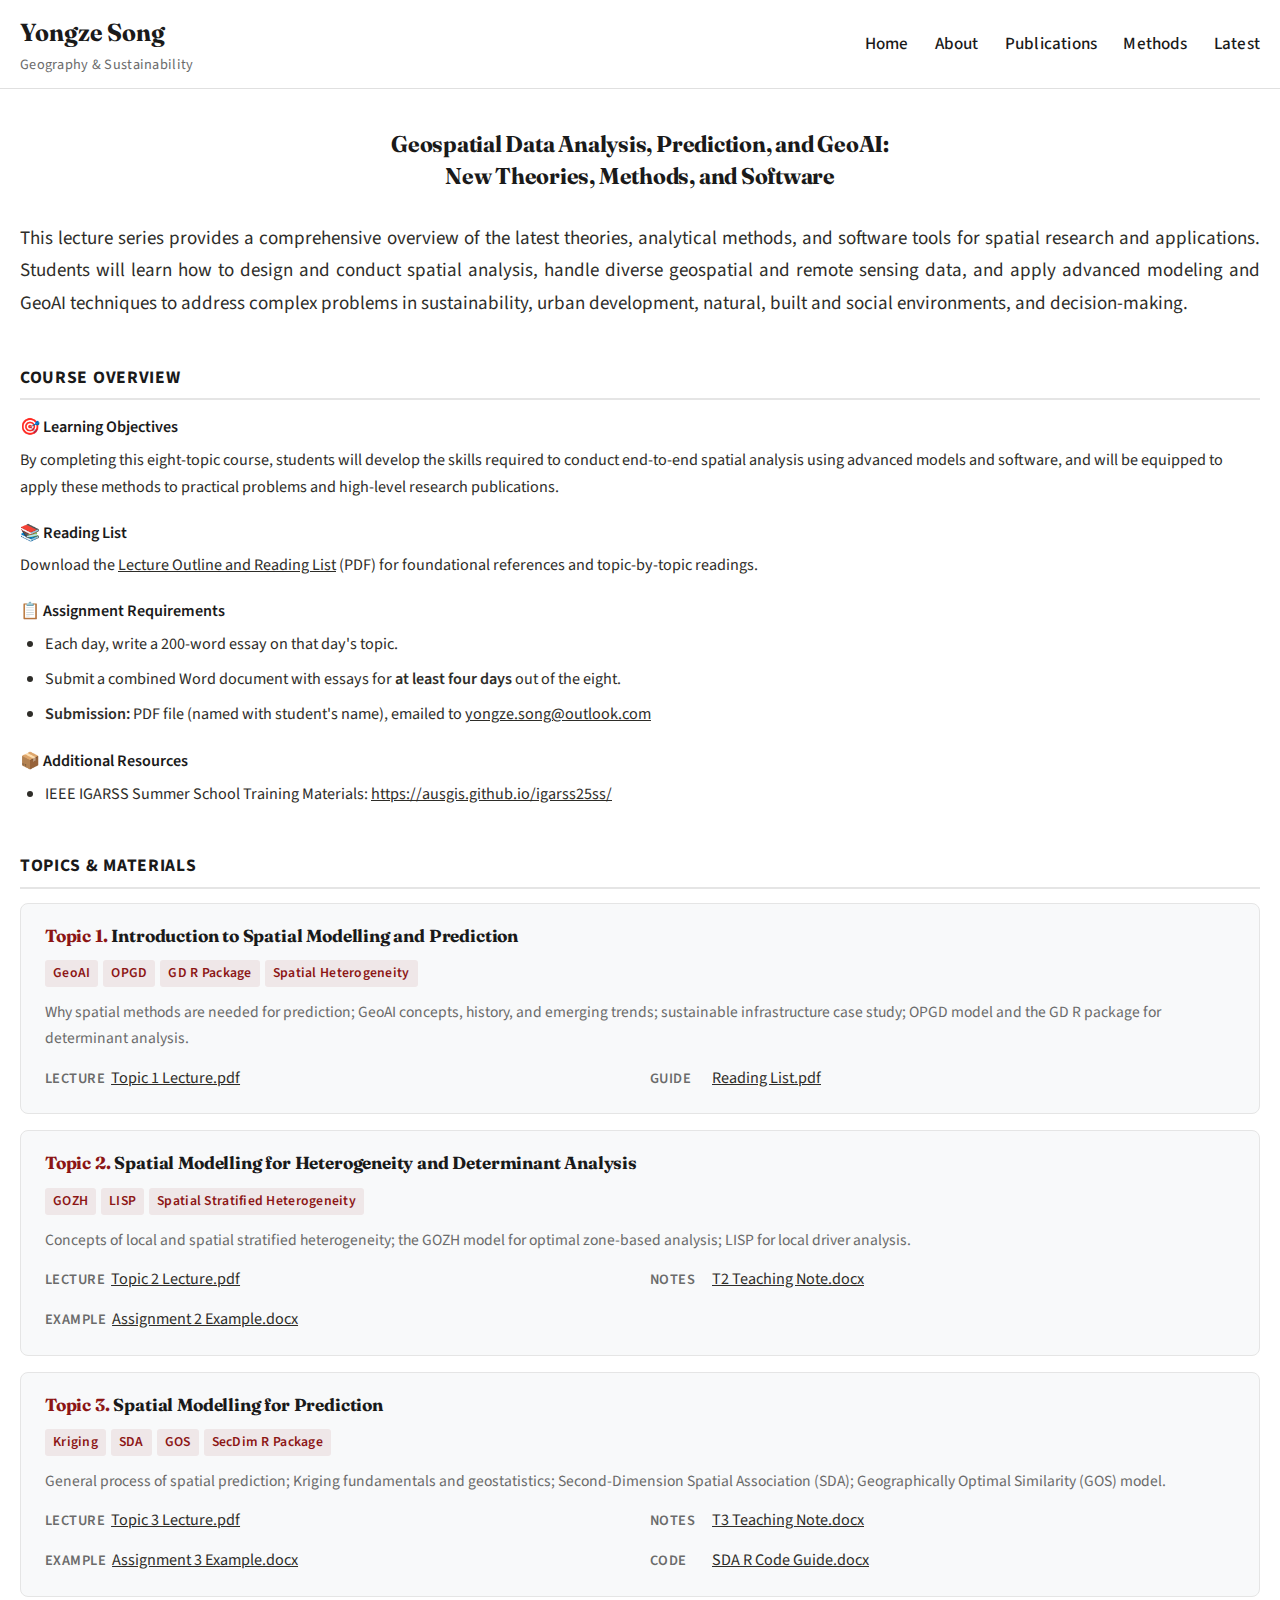
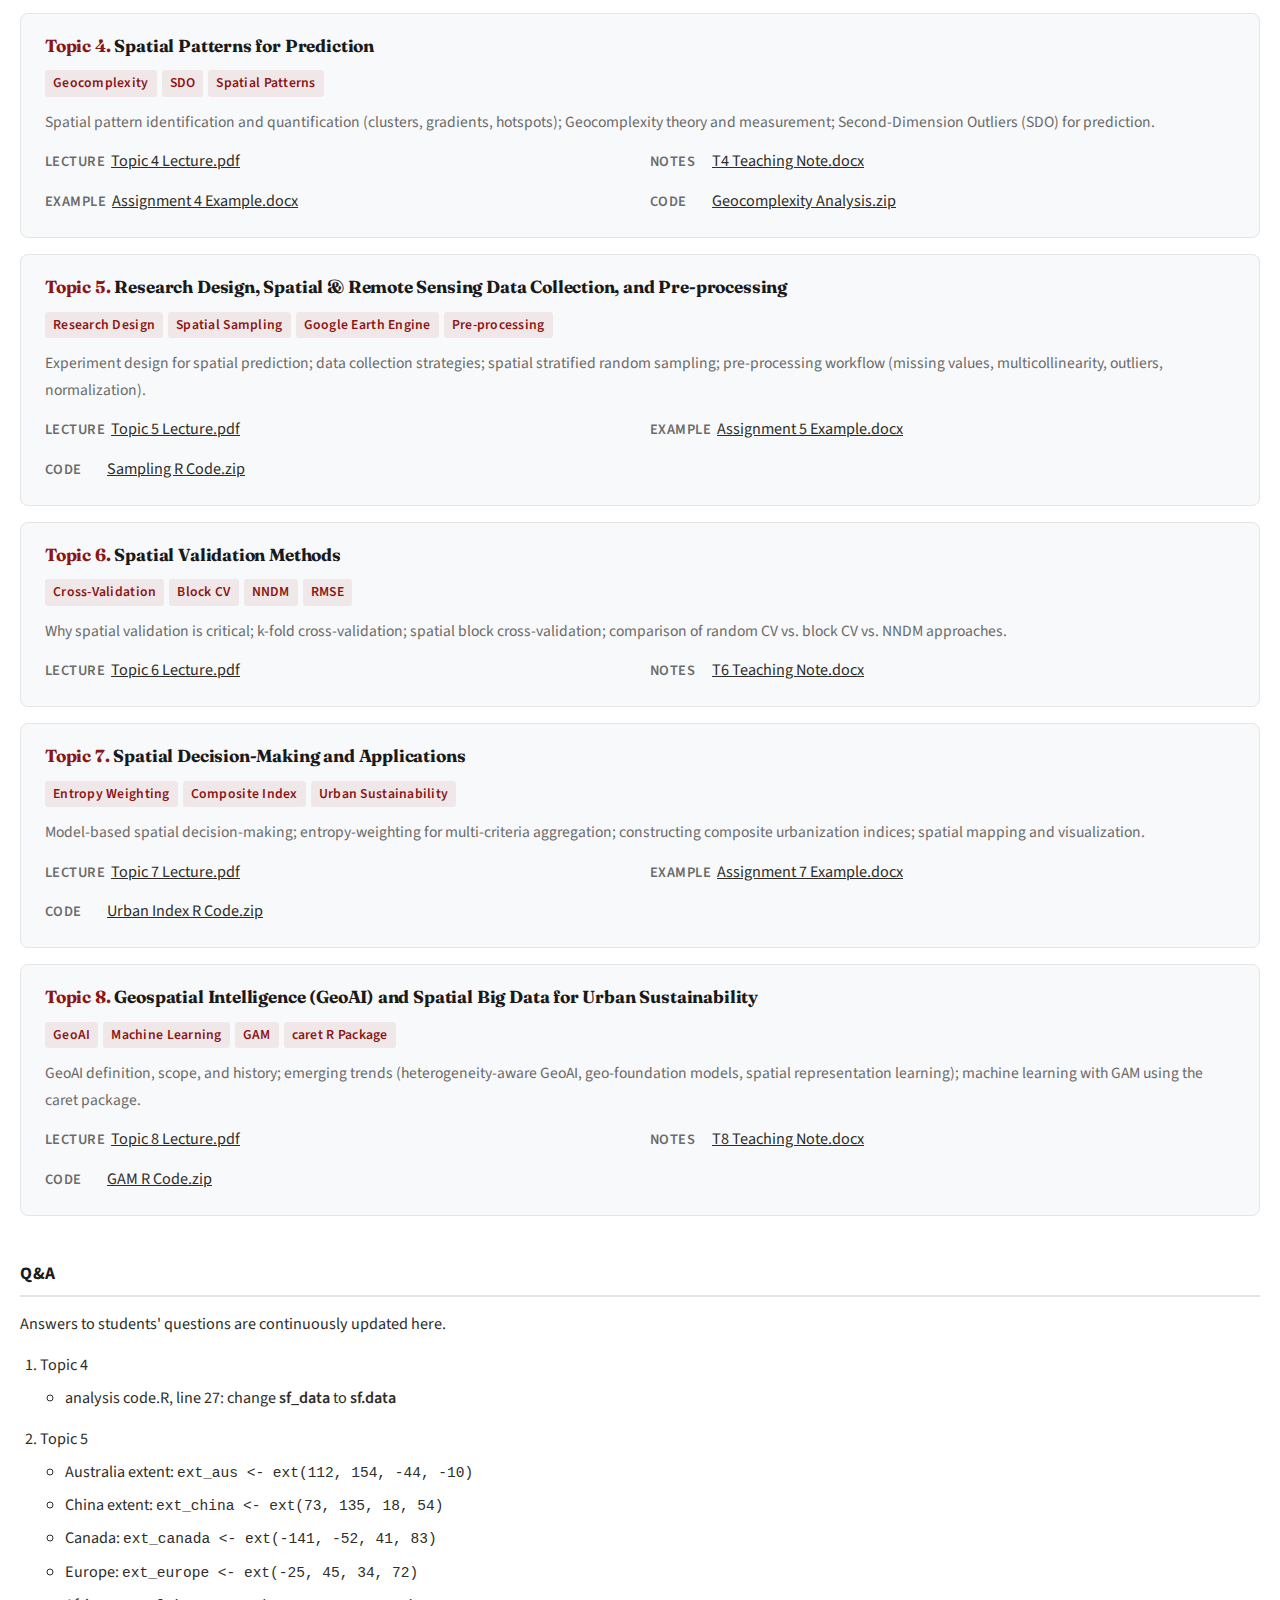
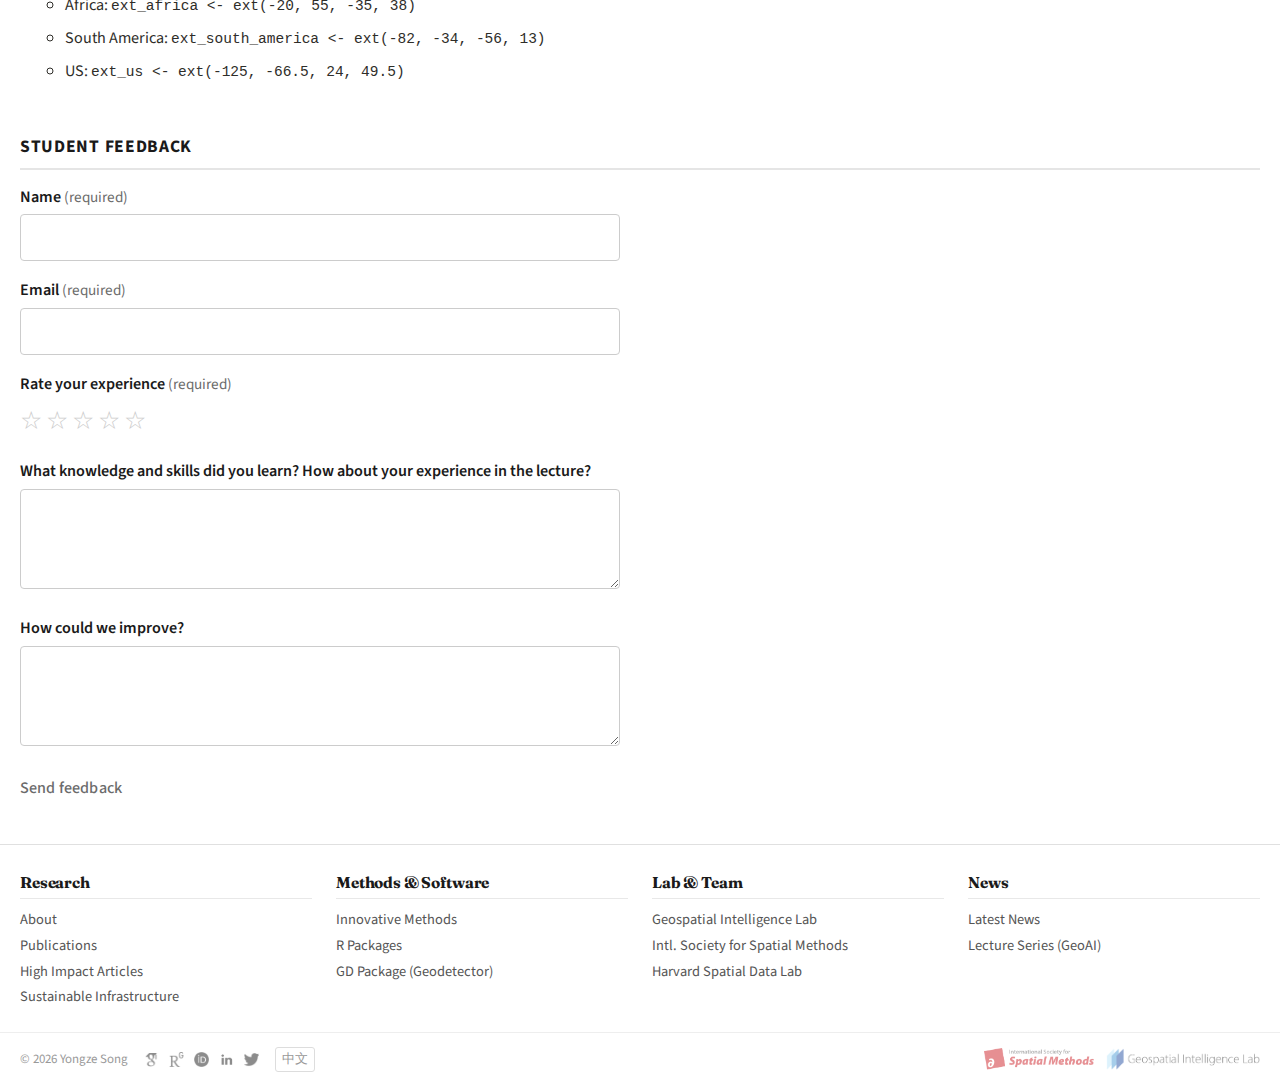
<file: lecture-202601.html>
<!DOCTYPE html>
<html lang="en">
<head>
    <meta charset="UTF-8">
    <meta name="viewport" content="width=device-width, initial-scale=1.0">
    <meta name="description" content="Lecture series on Geospatial Data Analysis, Prediction, and GeoAI by Dr. Yongze Song. Course materials, lecture slides, code, and assignments.">
    <title>Lecture Series - Yongze Song</title>
    <link rel="preconnect" href="https://fonts.googleapis.com">
    <link rel="preconnect" href="https://fonts.gstatic.com" crossorigin>
    <link href="https://fonts.googleapis.com/css2?family=Fraunces:opsz,wght@9..144,400;9..144,600;9..144,700;9..144,900&family=Source+Sans+3:wght@300;400;500;600;700&display=swap" rel="stylesheet">
    <link rel="stylesheet" href="assets/css/style.css">
    <style>
        /* === PAGE-SPECIFIC STYLES for lecture-202601.html === */

        /* Main content area */
        main {
            max-width: 1300px;
            margin: 40px auto;
            padding: 0 20px;
        }

        .page-title {
            text-align: center;
            margin-bottom: 30px;
        }
        .page-title h1 {
            font-size: 1.2rem;
            font-weight: 700;
            margin: 0;
            line-height: 1.4;
        }

        /* Lecturer card */
        .lecturer-card {
            display: flex;
            gap: 20px;
            align-items: flex-start;
            margin-bottom: 30px;
            padding: 20px;
            background: #fafaf9;
            border-radius: 6px;
        }
        .lecturer-photo { width: 100px; min-width: 100px; border-radius: 4px; }
        .lecturer-details { flex: 1; }
        .lecturer-details .name { font-size: 0.92rem; font-weight: 600; margin-bottom: 2px; }
        .lecturer-details .fellow { font-size: 0.78rem; font-style: italic; font-weight: 600; color: #444; margin-bottom: 6px; }
        .lecturer-details p { font-size: 0.82rem; line-height: 1.8; margin-bottom: 2px; }
        .lecturer-details a { font-size: 0.82rem; }
        .lecturer-logos {
            display: flex;
            flex-direction: column;
            gap: 8px;
            align-items: flex-end;
            min-width: 140px;
        }
        .lecturer-logos .logo-row { display: flex; gap: 10px; align-items: center; }
        .lecturer-logos img { height: 30px; width: auto; }

        /* Description */
        .description { text-align: justify; margin-bottom: 1.5em; }

        /* Section headings */
        .section-heading {
            font-family: var(--font-sans);
            font-size: 0.92rem;
            font-weight: 700;
            text-transform: uppercase;
            letter-spacing: 0.04em;
            color: var(--color-heading);
            margin-top: 2.5em;
            margin-bottom: 0.8em;
            padding-bottom: 6px;
            border-bottom: 2px solid #e5e5e5;
        }

        /* Course overview items */
        .sub-item { margin-bottom: 1em; }
        .sub-label { font-size: 0.85rem; font-weight: 600; color: var(--color-heading); margin-bottom: 0.3em; }

        ul, ol { margin-left: 25px; margin-bottom: 12px; }
        li { margin-bottom: 6px; line-height: 1.8; font-size: 0.85rem; }
        li ul { margin-top: 4px; }

        /* === TOPIC CARDS === */
        .topic-card {
            background: #f8f9fa;
            border: 1px solid #e5e5e5;
            border-radius: 8px;
            padding: 20px 24px;
            margin-bottom: 16px;
        }
        .topic-card h3 {
            font-size: 0.92rem;
            font-weight: 700;
            color: var(--color-heading);
            margin-bottom: 12px;
            line-height: 1.4;
        }
        .topic-card h3 .topic-num {
            color: var(--color-accent);
            font-weight: 700;
        }

        .materials-grid {
            display: grid;
            grid-template-columns: 1fr 1fr;
            gap: 8px 20px;
        }

        .material-item {
            display: flex;
            align-items: baseline;
            gap: 6px;
            font-size: 0.85rem;
            line-height: 1.6;
            padding: 3px 0;
        }
        .material-item .mat-label {
            color: var(--color-muted);
            font-size: 0.76rem;
            font-weight: 600;
            text-transform: uppercase;
            letter-spacing: 0.03em;
            min-width: 56px;
        }
        .material-item a {
            font-size: 0.85rem;
        }

        .topic-desc {
            font-size: 0.82rem;
            color: var(--color-muted);
            margin-bottom: 10px;
            line-height: 1.7;
        }

        /* Key methods tags */
        .methods-tags {
            display: flex;
            flex-wrap: wrap;
            gap: 5px;
            margin-bottom: 12px;
        }
        .method-tag {
            font-size: 0.72rem;
            font-weight: 600;
            color: var(--color-accent);
            background: rgba(140, 21, 21, 0.08);
            padding: 2px 8px;
            border-radius: 3px;
            letter-spacing: 0.02em;
        }

        /* Q&A section */
        .qa-section ol { margin-left: 20px; }
        .qa-section li { margin-bottom: 4px; }
        .qa-section ul { list-style: circle; }

        /* Feedback form */
        .feedback-section { margin-top: 2.5em; }
        .feedback-form { max-width: 600px; }
        .form-group { margin-bottom: 16px; }
        .form-group label {
            display: block;
            font-size: 0.85rem;
            font-weight: 600;
            margin-bottom: 4px;
            color: var(--color-heading);
        }
        .form-group label .req { font-weight: 400; color: var(--color-muted); font-size: 0.8rem; }
        .form-group input[type="text"],
        .form-group input[type="email"],
        .form-group textarea {
            width: 100%;
            padding: 8px 10px;
            border: 1px solid #ccc;
            border-radius: 4px;
            font-family: var(--font-sans);
            font-size: 0.85rem;
            line-height: 1.8;
        }
        .form-group textarea { min-height: 100px; resize: vertical; }
        .star-rating { display: flex; gap: 4px; font-size: 1.3rem; color: #ccc; cursor: pointer; }
        .star-rating .star { transition: color 0.2s; }
        .star-rating .star:hover,
        .star-rating .star.active { color: #f5a623; }
        .submit-btn {
            font-family: var(--font-sans);
            font-size: 0.85rem;
            font-weight: 500;
            color: var(--color-muted);
            background: none;
            border: none;
            cursor: pointer;
            padding: 0;
        }
        .submit-btn:hover { color: var(--color-heading); }

        /* === RESPONSIVE === */
        @media (max-width: 768px) {
            .lecturer-card { flex-direction: column; }
            .lecturer-logos { flex-direction: row; align-items: center; min-width: auto; }
            .materials-grid { grid-template-columns: 1fr; }
        }
    </style>
</head>
<body>
    <header class="site-header">
        <div class="header-inner">
            <a href="index.html" class="site-title">
                Yongze Song
                <span>Geography &amp; Sustainability</span>
            </a>
            <nav>
                <a href="index.html">Home</a>
                <a href="about.html">About</a>
                <a href="publications.html">Publications</a>
                <a href="methods.html">Methods</a>
                <a href="latest.html">Latest</a>
            </nav>
        </div>
    </header>

    <main>
        <div class="page-title">
            <h1>Geospatial Data Analysis, Prediction, and GeoAI:<br>New Theories, Methods, and Software</h1>
        </div>



        <p class="description">This lecture series provides a comprehensive overview of the latest theories, analytical methods, and software tools for spatial research and applications. Students will learn how to design and conduct spatial analysis, handle diverse geospatial and remote sensing data, and apply advanced modeling and GeoAI techniques to address complex problems in sustainability, urban development, natural, built and social environments, and decision-making.</p>

        <!-- ===== COURSE OVERVIEW ===== -->
        <div class="section-heading">Course Overview</div>

        <div class="sub-item">
            <div class="sub-label">&#x1F3AF; Learning Objectives</div>
            <p style="font-size:0.85rem;">By completing this eight-topic course, students will develop the skills required to conduct end-to-end spatial analysis using advanced models and software, and will be equipped to apply these methods to practical problems and high-level research publications.</p>
        </div>

        <div class="sub-item">
            <div class="sub-label">&#x1F4DA; Reading List</div>
            <p style="font-size:0.85rem;">Download the <a href="materials/Lecture-outline-and-reading-list.pdf">Lecture Outline and Reading List</a> (PDF) for foundational references and topic-by-topic readings.</p>
        </div>

        <div class="sub-item">
            <div class="sub-label">&#x1F4CB; Assignment Requirements</div>
            <ul>
                <li>Each day, write a 200-word essay on that day's topic.</li>
                <li>Submit a combined Word document with essays for <strong>at least four days</strong> out of the eight.</li>
                <li><strong>Submission:</strong> PDF file (named with student's name), emailed to <a href="mailto:yongze.song@outlook.com">yongze.song@outlook.com</a></li>
            </ul>
        </div>

        <div class="sub-item">
            <div class="sub-label">&#x1F4E6; Additional Resources</div>
            <ul>
                <li>IEEE IGARSS Summer School Training Materials: <a href="https://ausgis.github.io/igarss25ss/" target="_blank">https://ausgis.github.io/igarss25ss/</a></li>
            </ul>
        </div>

        <!-- ===== TOPICS & MATERIALS ===== -->
        <div class="section-heading">Topics &amp; Materials</div>

        <!-- Topic 1 -->
        <div class="topic-card">
            <h3><span class="topic-num">Topic 1.</span> Introduction to Spatial Modelling and Prediction</h3>
            <div class="methods-tags">
                <span class="method-tag">GeoAI</span>
                <span class="method-tag">OPGD</span>
                <span class="method-tag">GD R Package</span>
                <span class="method-tag">Spatial Heterogeneity</span>
            </div>
            <p class="topic-desc">Why spatial methods are needed for prediction; GeoAI concepts, history, and emerging trends; sustainable infrastructure case study; OPGD model and the GD R package for determinant analysis.</p>
            <div class="materials-grid">
                <div class="material-item">
                    <span class="mat-label">Lecture</span>
                    <a href="materials/topic1/Topic-1-Lecture.pdf">Topic 1 Lecture.pdf</a>
                </div>
                <div class="material-item">
                    <span class="mat-label">Guide</span>
                    <a href="materials/Lecture-outline-and-reading-list.pdf">Reading List.pdf</a>
                </div>
            </div>
        </div>

        <!-- Topic 2 -->
        <div class="topic-card">
            <h3><span class="topic-num">Topic 2.</span> Spatial Modelling for Heterogeneity and Determinant Analysis</h3>
            <div class="methods-tags">
                <span class="method-tag">GOZH</span>
                <span class="method-tag">LISP</span>
                <span class="method-tag">Spatial Stratified Heterogeneity</span>
            </div>
            <p class="topic-desc">Concepts of local and spatial stratified heterogeneity; the GOZH model for optimal zone-based analysis; LISP for local driver analysis.</p>
            <div class="materials-grid">
                <div class="material-item">
                    <span class="mat-label">Lecture</span>
                    <a href="materials/topic2/Topic-2-Lecture.pdf">Topic 2 Lecture.pdf</a>
                </div>
                <div class="material-item">
                    <span class="mat-label">Notes</span>
                    <a href="materials/topic2/T2-Teaching-note.docx">T2 Teaching Note.docx</a>
                </div>
                <div class="material-item">
                    <span class="mat-label">Example</span>
                    <a href="materials/topic2/A2-Example.docx">Assignment 2 Example.docx</a>
                </div>
            </div>
        </div>

        <!-- Topic 3 -->
        <div class="topic-card">
            <h3><span class="topic-num">Topic 3.</span> Spatial Modelling for Prediction</h3>
            <div class="methods-tags">
                <span class="method-tag">Kriging</span>
                <span class="method-tag">SDA</span>
                <span class="method-tag">GOS</span>
                <span class="method-tag">SecDim R Package</span>
            </div>
            <p class="topic-desc">General process of spatial prediction; Kriging fundamentals and geostatistics; Second-Dimension Spatial Association (SDA); Geographically Optimal Similarity (GOS) model.</p>
            <div class="materials-grid">
                <div class="material-item">
                    <span class="mat-label">Lecture</span>
                    <a href="materials/topic3/Topic-3-Lecture.pdf">Topic 3 Lecture.pdf</a>
                </div>
                <div class="material-item">
                    <span class="mat-label">Notes</span>
                    <a href="materials/topic3/T3-Teaching-note.docx">T3 Teaching Note.docx</a>
                </div>
                <div class="material-item">
                    <span class="mat-label">Example</span>
                    <a href="materials/topic3/A3-Example.docx">Assignment 3 Example.docx</a>
                </div>
                <div class="material-item">
                    <span class="mat-label">Code</span>
                    <a href="materials/topic3/SDA-guide.docx">SDA R Code Guide.docx</a>
                </div>
            </div>
        </div>

        <!-- Topic 4 -->
        <div class="topic-card">
            <h3><span class="topic-num">Topic 4.</span> Spatial Patterns for Prediction</h3>
            <div class="methods-tags">
                <span class="method-tag">Geocomplexity</span>
                <span class="method-tag">SDO</span>
                <span class="method-tag">Spatial Patterns</span>
            </div>
            <p class="topic-desc">Spatial pattern identification and quantification (clusters, gradients, hotspots); Geocomplexity theory and measurement; Second-Dimension Outliers (SDO) for prediction.</p>
            <div class="materials-grid">
                <div class="material-item">
                    <span class="mat-label">Lecture</span>
                    <a href="materials/topic4/Topic-4-Lecture.pdf">Topic 4 Lecture.pdf</a>
                </div>
                <div class="material-item">
                    <span class="mat-label">Notes</span>
                    <a href="materials/topic4/T4-Teaching-note.docx">T4 Teaching Note.docx</a>
                </div>
                <div class="material-item">
                    <span class="mat-label">Example</span>
                    <a href="materials/topic4/A4-Example.docx">Assignment 4 Example.docx</a>
                </div>
                <div class="material-item">
                    <span class="mat-label">Code</span>
                    <a href="materials/topic4/geocomplexity-analysis.zip">Geocomplexity Analysis.zip</a>
                </div>
            </div>
        </div>

        <!-- Topic 5 -->
        <div class="topic-card">
            <h3><span class="topic-num">Topic 5.</span> Research Design, Spatial &amp; Remote Sensing Data Collection, and Pre-processing</h3>
            <div class="methods-tags">
                <span class="method-tag">Research Design</span>
                <span class="method-tag">Spatial Sampling</span>
                <span class="method-tag">Google Earth Engine</span>
                <span class="method-tag">Pre-processing</span>
            </div>
            <p class="topic-desc">Experiment design for spatial prediction; data collection strategies; spatial stratified random sampling; pre-processing workflow (missing values, multicollinearity, outliers, normalization).</p>
            <div class="materials-grid">
                <div class="material-item">
                    <span class="mat-label">Lecture</span>
                    <a href="materials/topic5/Topic-5-Lecture.pdf">Topic 5 Lecture.pdf</a>
                </div>
                <div class="material-item">
                    <span class="mat-label">Example</span>
                    <a href="materials/topic5/A5-Example.docx">Assignment 5 Example.docx</a>
                </div>
                <div class="material-item">
                    <span class="mat-label">Code</span>
                    <a href="materials/topic5/Topic-5-code.zip">Sampling R Code.zip</a>
                </div>
            </div>
        </div>

        <!-- Topic 6 -->
        <div class="topic-card">
            <h3><span class="topic-num">Topic 6.</span> Spatial Validation Methods</h3>
            <div class="methods-tags">
                <span class="method-tag">Cross-Validation</span>
                <span class="method-tag">Block CV</span>
                <span class="method-tag">NNDM</span>
                <span class="method-tag">RMSE</span>
            </div>
            <p class="topic-desc">Why spatial validation is critical; k-fold cross-validation; spatial block cross-validation; comparison of random CV vs. block CV vs. NNDM approaches.</p>
            <div class="materials-grid">
                <div class="material-item">
                    <span class="mat-label">Lecture</span>
                    <a href="materials/topic6/Topic-6-Lecture.pdf">Topic 6 Lecture.pdf</a>
                </div>
                <div class="material-item">
                    <span class="mat-label">Notes</span>
                    <a href="materials/topic6/T6-Teaching-note.docx">T6 Teaching Note.docx</a>
                </div>
            </div>
        </div>

        <!-- Topic 7 -->
        <div class="topic-card">
            <h3><span class="topic-num">Topic 7.</span> Spatial Decision-Making and Applications</h3>
            <div class="methods-tags">
                <span class="method-tag">Entropy Weighting</span>
                <span class="method-tag">Composite Index</span>
                <span class="method-tag">Urban Sustainability</span>
            </div>
            <p class="topic-desc">Model-based spatial decision-making; entropy-weighting for multi-criteria aggregation; constructing composite urbanization indices; spatial mapping and visualization.</p>
            <div class="materials-grid">
                <div class="material-item">
                    <span class="mat-label">Lecture</span>
                    <a href="materials/topic7/Topic-7-Lecture.pdf">Topic 7 Lecture.pdf</a>
                </div>
                <div class="material-item">
                    <span class="mat-label">Example</span>
                    <a href="materials/topic7/A7-Example.docx">Assignment 7 Example.docx</a>
                </div>
                <div class="material-item">
                    <span class="mat-label">Code</span>
                    <a href="materials/topic7/generate-urban-index.zip">Urban Index R Code.zip</a>
                </div>
            </div>
        </div>

        <!-- Topic 8 -->
        <div class="topic-card">
            <h3><span class="topic-num">Topic 8.</span> Geospatial Intelligence (GeoAI) and Spatial Big Data for Urban Sustainability</h3>
            <div class="methods-tags">
                <span class="method-tag">GeoAI</span>
                <span class="method-tag">Machine Learning</span>
                <span class="method-tag">GAM</span>
                <span class="method-tag">caret R Package</span>
            </div>
            <p class="topic-desc">GeoAI definition, scope, and history; emerging trends (heterogeneity-aware GeoAI, geo-foundation models, spatial representation learning); machine learning with GAM using the caret package.</p>
            <div class="materials-grid">
                <div class="material-item">
                    <span class="mat-label">Lecture</span>
                    <a href="materials/topic8/Topic-8-Lecture.pdf">Topic 8 Lecture.pdf</a>
                </div>
                <div class="material-item">
                    <span class="mat-label">Notes</span>
                    <a href="materials/topic8/T8-Teaching-note.docx">T8 Teaching Note.docx</a>
                </div>
                <div class="material-item">
                    <span class="mat-label">Code</span>
                    <a href="materials/topic8/caret-gam-R.zip">GAM R Code.zip</a>
                </div>
            </div>
        </div>

        <!-- ===== Q&A ===== -->
        <div class="section-heading">Q&amp;A</div>

        <p style="font-size:0.85rem; margin-bottom:12px;">Answers to students' questions are continuously updated here.</p>

        <div class="qa-section">
            <ol>
                <li>Topic 4
                    <ul>
                        <li>analysis code.R, line 27: change <strong>sf_data</strong> to <strong>sf.data</strong></li>
                    </ul>
                </li>
                <li>Topic 5
                    <ul>
                        <li>Australia extent: <code>ext_aus &lt;- ext(112, 154, -44, -10)</code></li>
                        <li>China extent: <code>ext_china &lt;- ext(73, 135, 18, 54)</code></li>
                        <li>Canada: <code>ext_canada &lt;- ext(-141, -52, 41, 83)</code></li>
                        <li>Europe: <code>ext_europe &lt;- ext(-25, 45, 34, 72)</code></li>
                        <li>Africa: <code>ext_africa &lt;- ext(-20, 55, -35, 38)</code></li>
                        <li>South America: <code>ext_south_america &lt;- ext(-82, -34, -56, 13)</code></li>
                        <li>US: <code>ext_us &lt;- ext(-125, -66.5, 24, 49.5)</code></li>
                    </ul>
                </li>
            </ol>
        </div>

        <!-- ===== FEEDBACK ===== -->
        <div class="feedback-section">
            <div class="section-heading">Student Feedback</div>

            <form class="feedback-form" onsubmit="return false;">
                <div class="form-group">
                    <label>Name <span class="req">(required)</span></label>
                    <input type="text" name="name" required>
                </div>
                <div class="form-group">
                    <label>Email <span class="req">(required)</span></label>
                    <input type="email" name="email" required>
                </div>
                <div class="form-group">
                    <label>Rate your experience <span class="req">(required)</span></label>
                    <div class="star-rating" id="starRating">
                        <span class="star" data-value="1">&#9734;</span>
                        <span class="star" data-value="2">&#9734;</span>
                        <span class="star" data-value="3">&#9734;</span>
                        <span class="star" data-value="4">&#9734;</span>
                        <span class="star" data-value="5">&#9734;</span>
                    </div>
                </div>
                <div class="form-group">
                    <label>What knowledge and skills did you learn? How about your experience in the lecture?</label>
                    <textarea name="experience"></textarea>
                </div>
                <div class="form-group">
                    <label>How could we improve?</label>
                    <textarea name="improve"></textarea>
                </div>
                <button type="submit" class="submit-btn">Send feedback</button>
            </form>
        </div>
    </main>

    <!-- ========== FOOTER ========== -->
    <footer class="site-footer">
        <div class="footer-inner">
            <div class="footer-col">
                <h3>Research</h3>
                <a href="about.html">About</a>
                <a href="publications.html">Publications</a>
                <a href="high-impact-articles.html">High Impact Articles</a>
                <a href="sustainable-infrastructure.html">Sustainable Infrastructure</a>
            </div>
            <div class="footer-col">
                <h3>Methods &amp; Software</h3>
                <a href="methods.html">Innovative Methods</a>
                <a href="methods.html#software">R Packages</a>
                <a href="gd.html">GD Package (Geodetector)</a>
            </div>
            <div class="footer-col">
                <h3>Lab &amp; Team</h3>
                <a href="lab.html">Geospatial Intelligence Lab</a>
                <a href="https://spatialmethods.org/">Intl. Society for Spatial Methods</a>
                <a href="https://sdl.gis.harvard.edu/fellows">Harvard Spatial Data Lab</a>
            </div>
            <div class="footer-col">
                <h3>News</h3>
                <a href="latest.html">Latest News</a>
                <a href="lecture-202601.html">Lecture Series (GeoAI)</a>
            </div>
        </div>
        <div class="footer-bottom">
            <div class="footer-left">
                <span class="footer-copyright">&copy; 2026 Yongze Song</span>
                <div class="footer-social">
                    <a href="https://scholar.google.com/citations?user=bNuxvgIAAAAJ&hl=en" title="Google Scholar"><img src="assets/images/googlescholar.png" alt="Scholar"></a>
                    <a href="https://www.researchgate.net/profile/Yongze-Song" title="ResearchGate"><img src="assets/images/researchgate.png" alt="ResearchGate"></a>
                    <a href="https://orcid.org/0000-0003-3420-9622" title="ORCID"><img src="assets/images/orcid-1.png" alt="ORCID"></a>
                    <a href="https://www.linkedin.com/in/yongzesong/" title="LinkedIn"><img src="assets/images/linkedin-black-icon-5-2322292596-e1682078661908.png" alt="LinkedIn"></a>
                    <a href="https://twitter.com/YongzeSong" title="Twitter"><img src="assets/images/twitter.png" alt="Twitter"></a>
                </div>
                <a href="cn.html" class="footer-lang">中文</a>
            </div>
            <div class="footer-right">
                <a href="lab.html"><img src="assets/images/logo_v02.png" alt="Geospatial Intelligence Lab"></a>
                <a href="https://spatialmethods.org/"><img src="assets/images/logo_03.png" alt="Spatial Methods"></a>
            </div>
        </div>
    </footer>

    <script>
        // Star rating interaction
        document.querySelectorAll('#starRating .star').forEach(function(star) {
            star.addEventListener('click', function() {
                var val = parseInt(this.getAttribute('data-value'));
                document.querySelectorAll('#starRating .star').forEach(function(s, i) {
                    if (i < val) {
                        s.classList.add('active');
                        s.innerHTML = '&#9733;';
                    } else {
                        s.classList.remove('active');
                        s.innerHTML = '&#9734;';
                    }
                });
            });
        });
    </script>
</body>
</html>
</file>
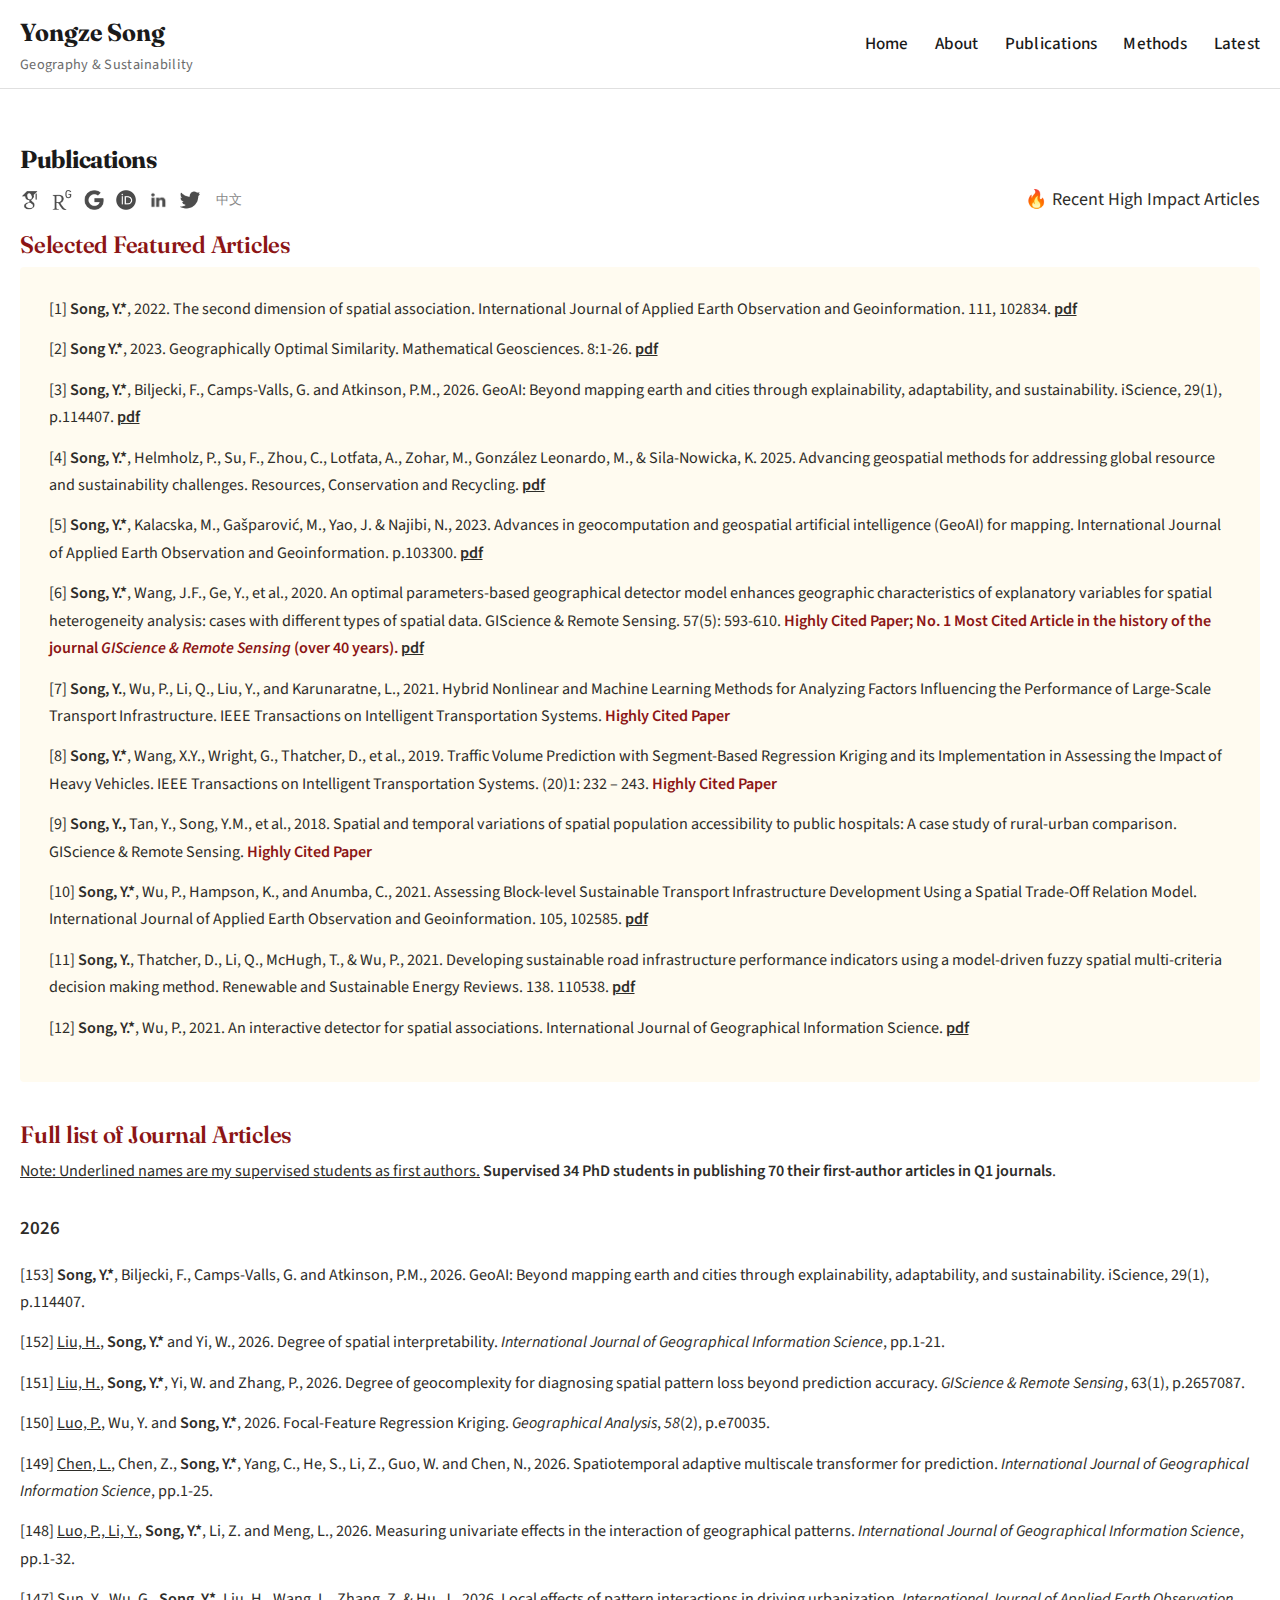
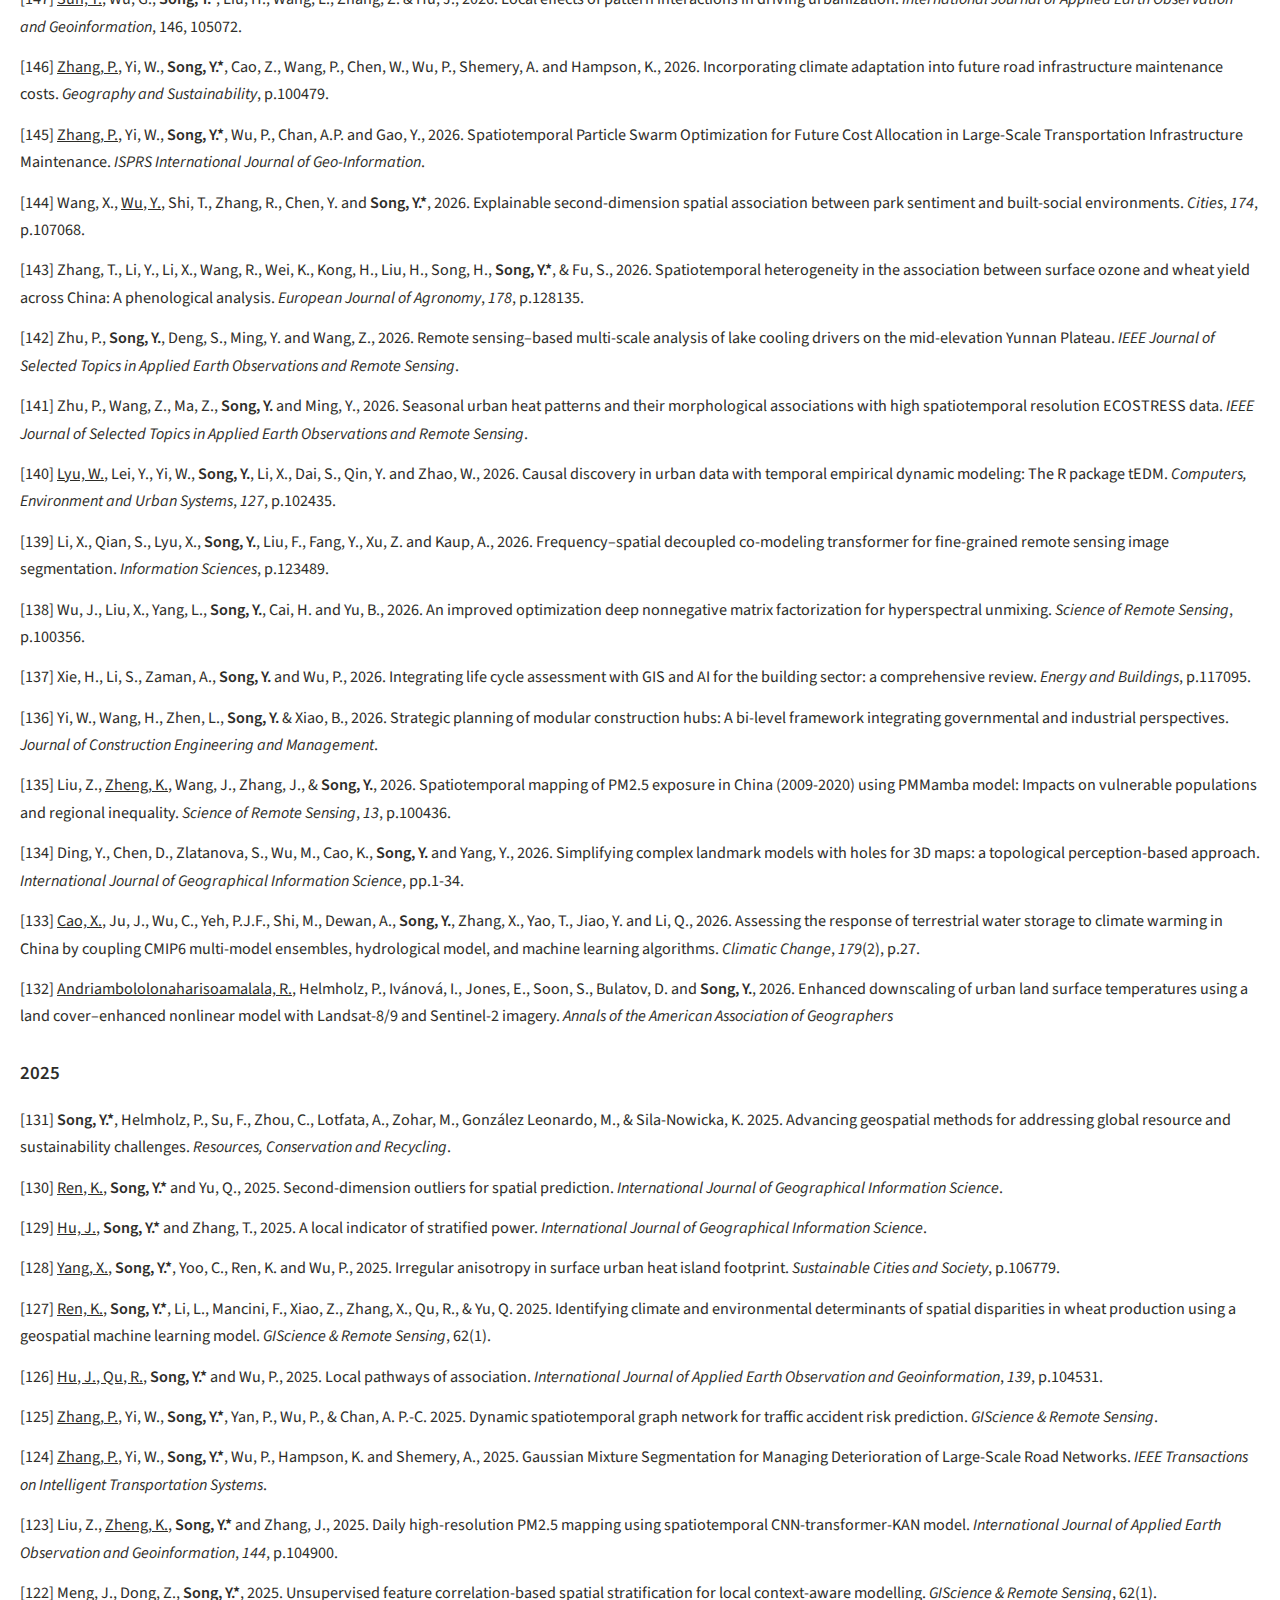
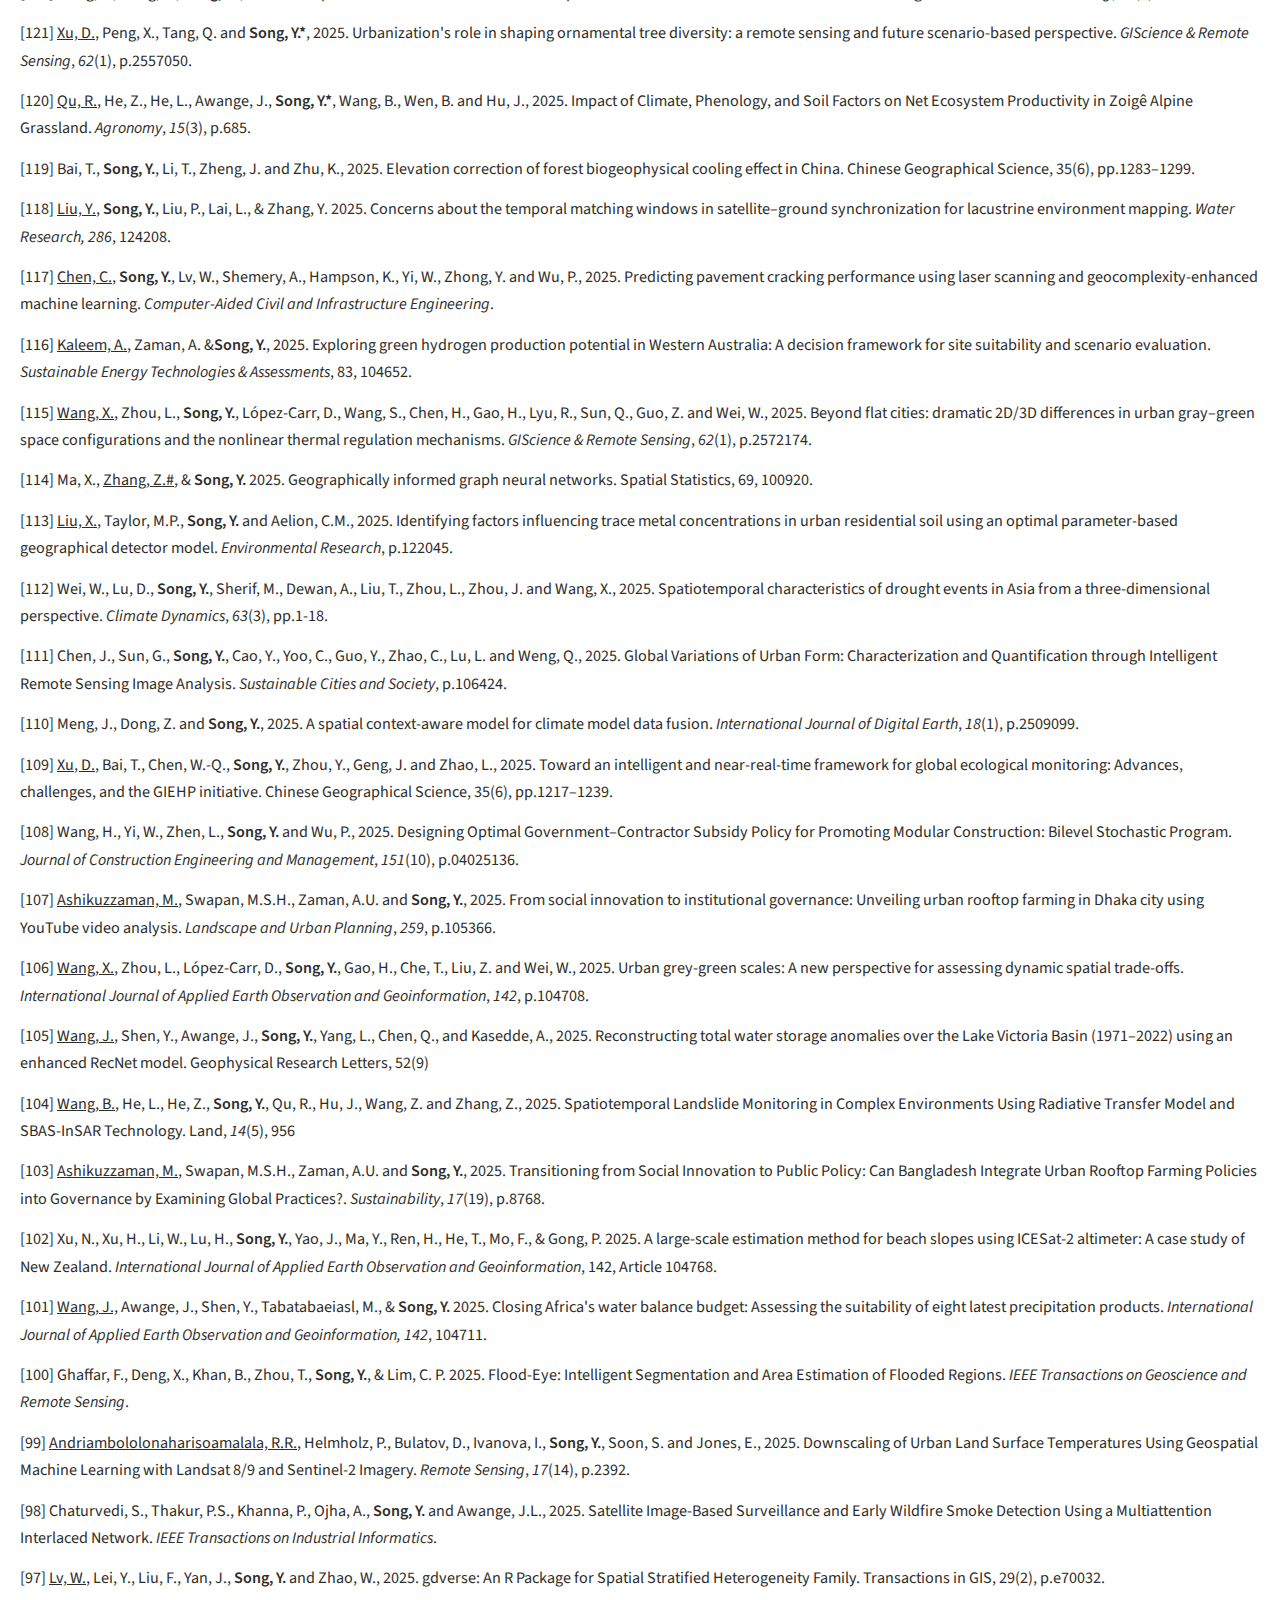
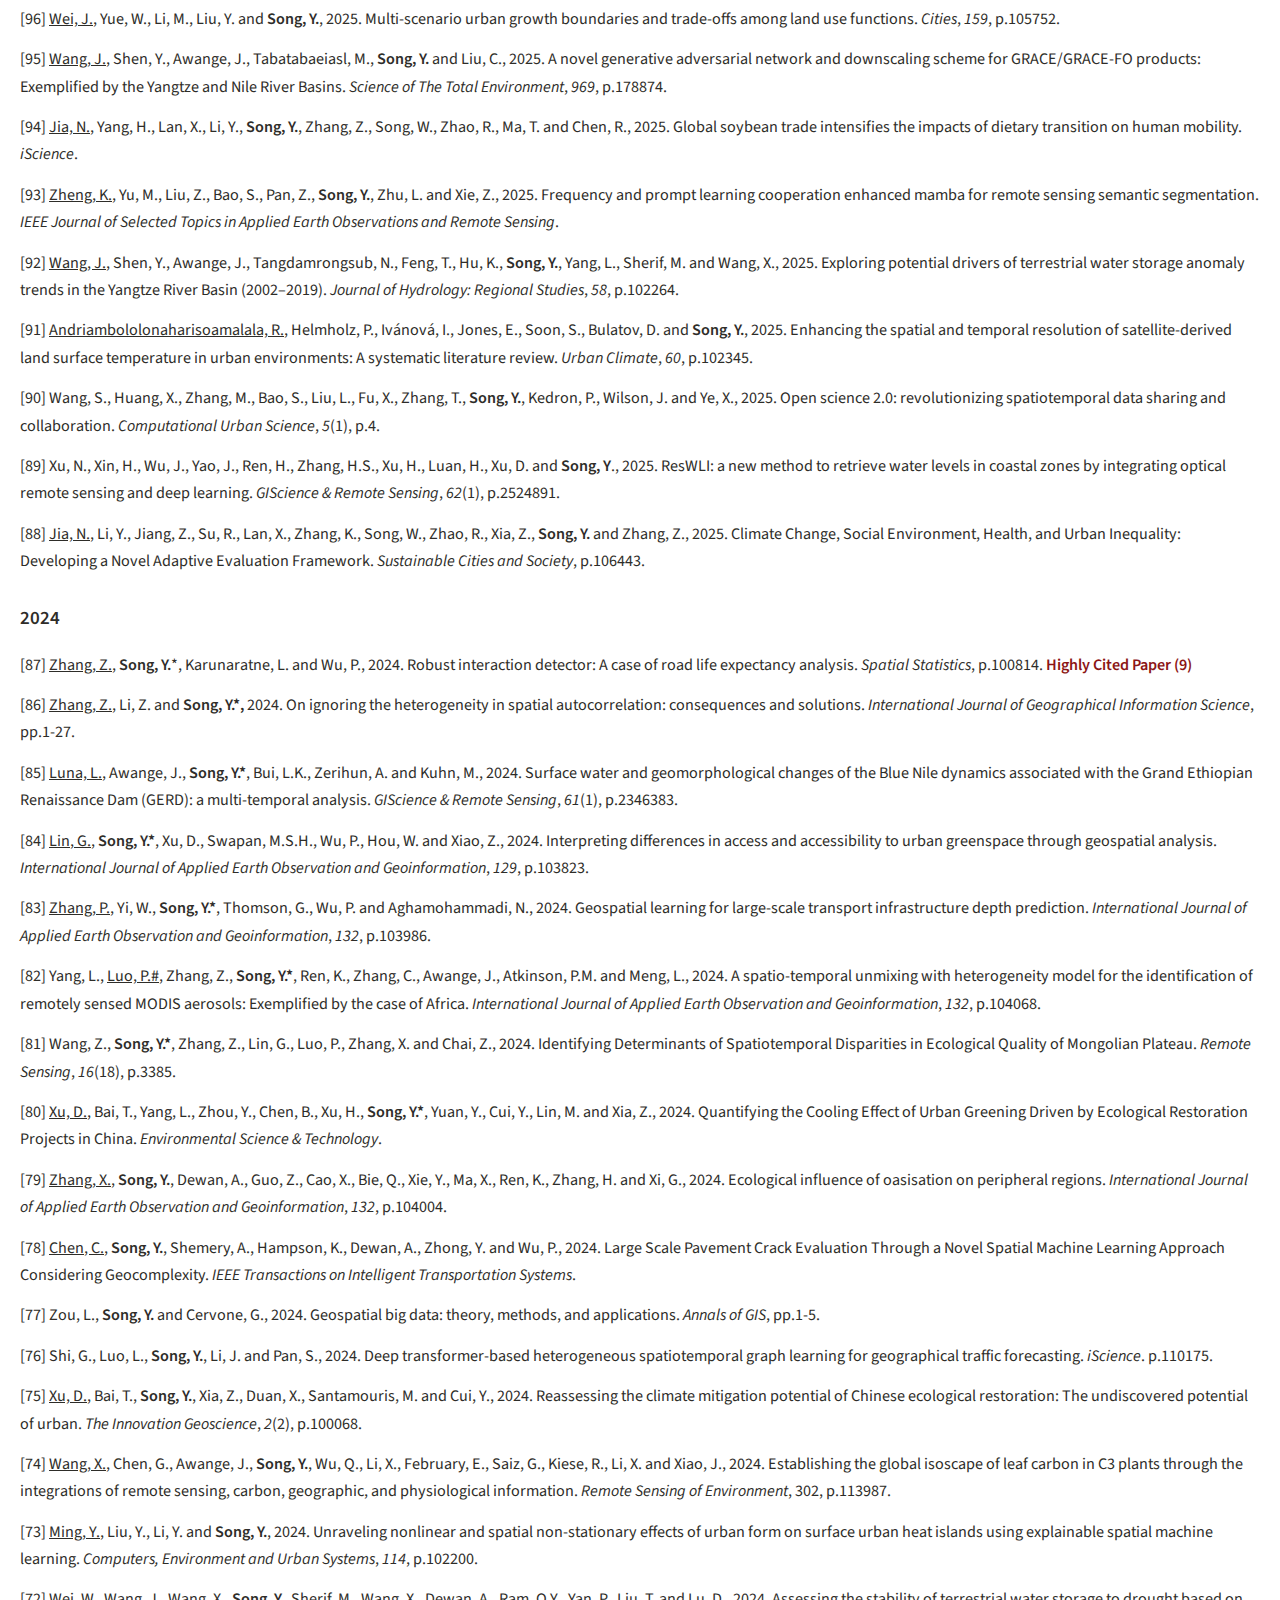
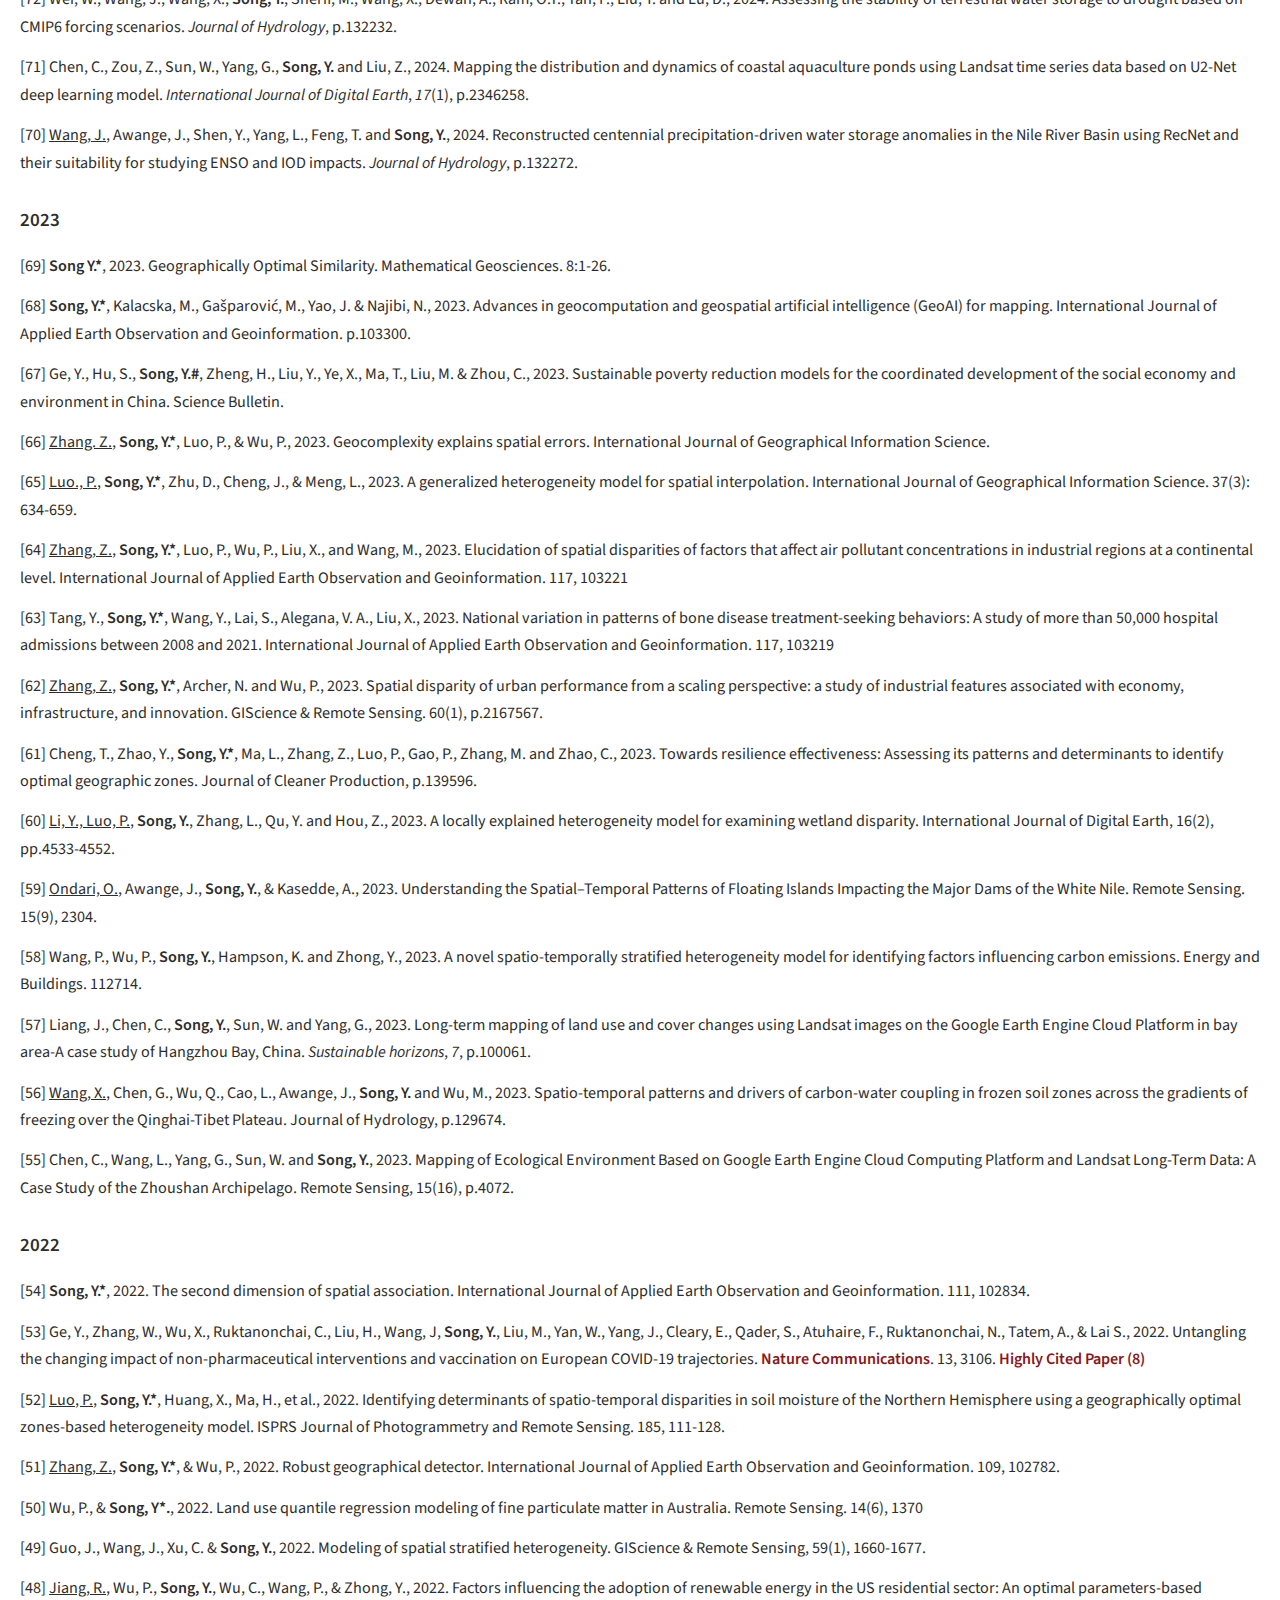
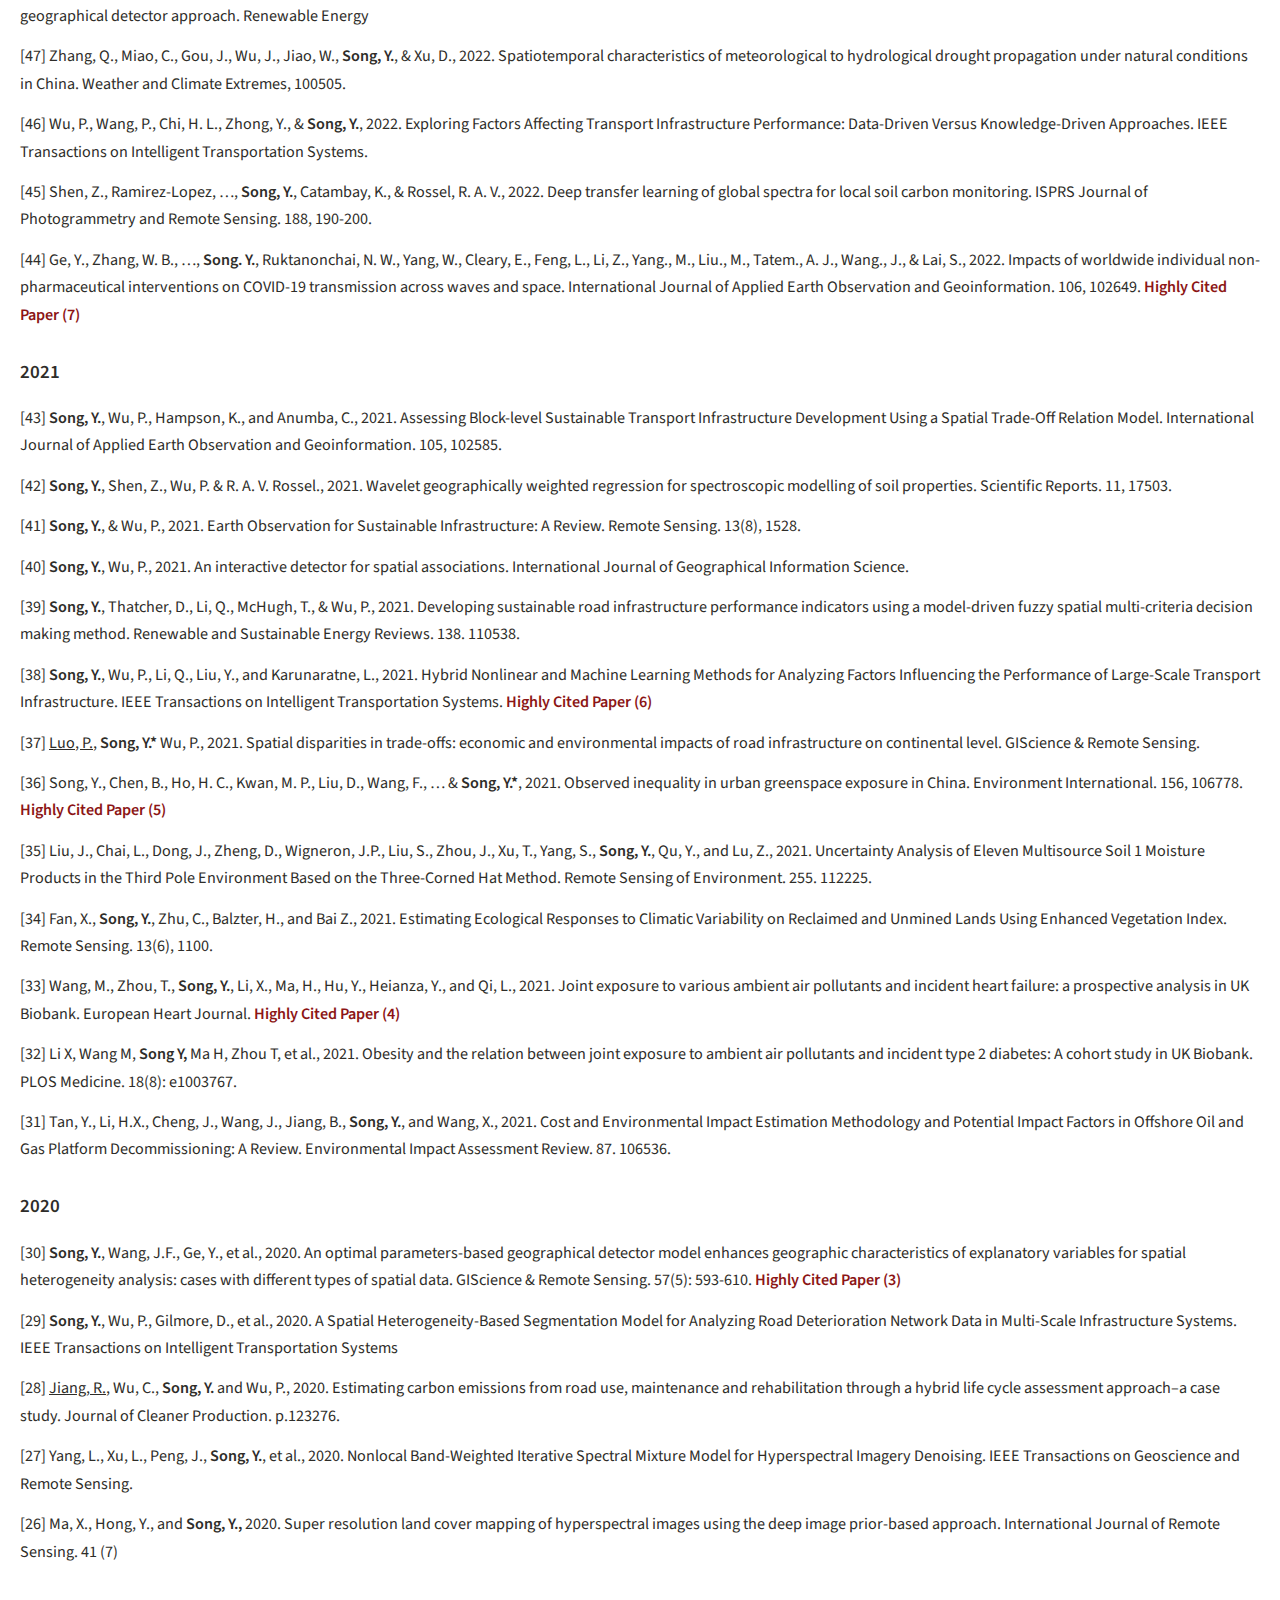
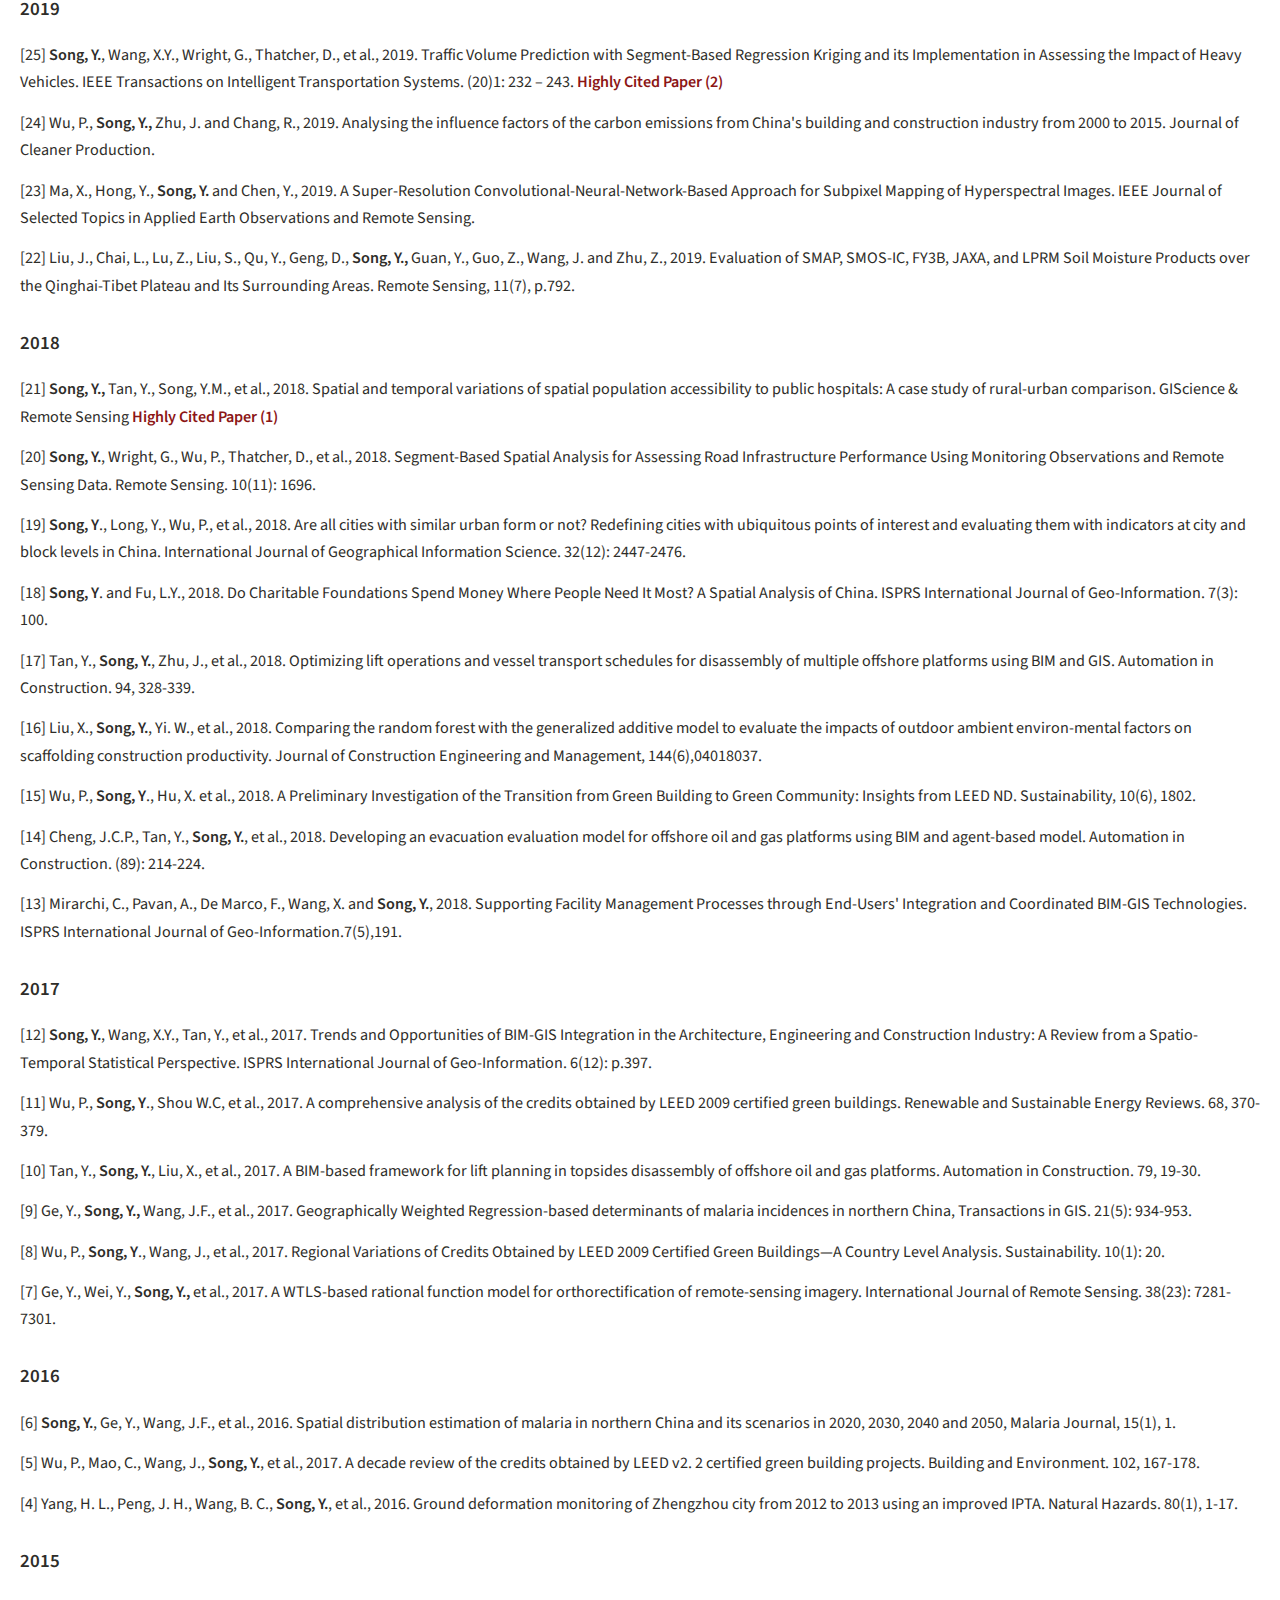
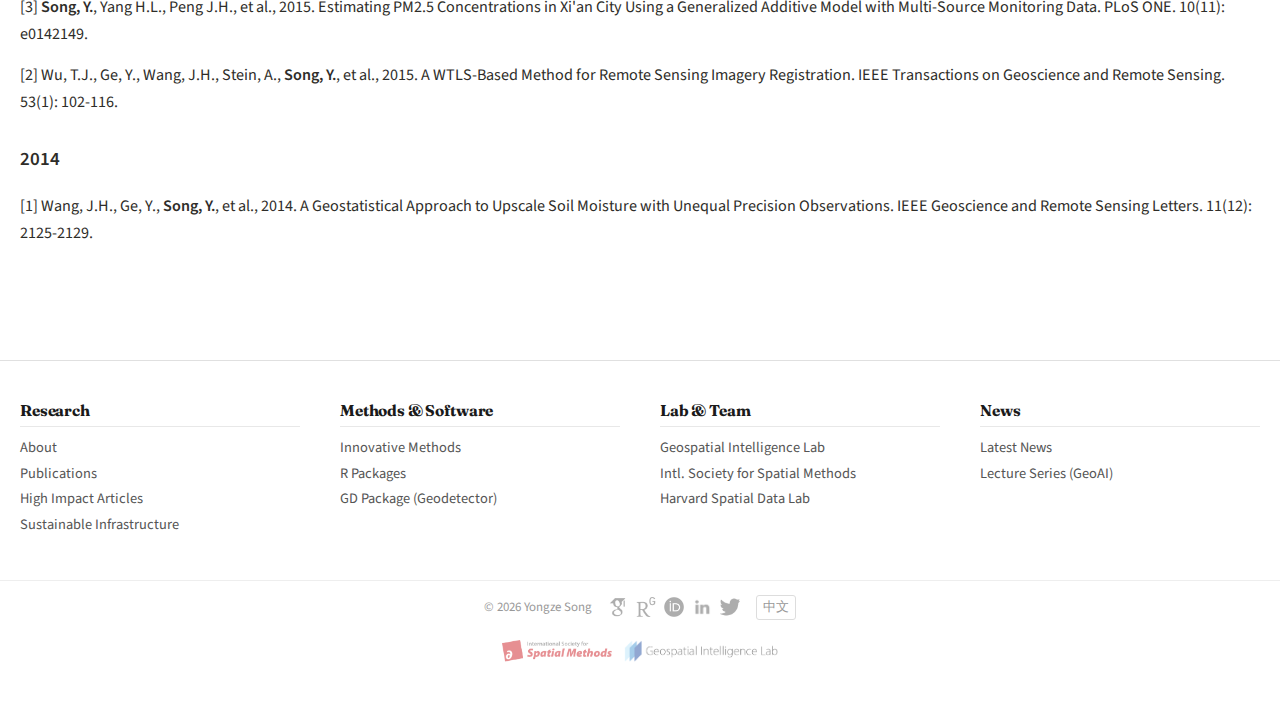
<file: publications.html>
<!DOCTYPE html>
<html lang="en">
<head>
    <meta charset="UTF-8">
    <meta name="viewport" content="width=device-width, initial-scale=1.0">
    <title>Publications - Yongze Song</title>
    <meta name="description" content="Publications - Yongze Song. Complete list of peer-reviewed journal articles.">
    <link rel="preconnect" href="https://fonts.googleapis.com">
    <link rel="preconnect" href="https://fonts.gstatic.com" crossorigin>
    <link href="https://fonts.googleapis.com/css2?family=Fraunces:opsz,wght@9..144,400;9..144,600;9..144,700;9..144,900&family=Source+Sans+3:wght@300;400;500;600;700&display=swap" rel="stylesheet">
    <link rel="stylesheet" href="assets/css/style.css">
    <style>
        /* === Page-specific styles for publications.html === */
        h1 {
            font-size: 1.3rem;
            font-weight: 700;
            letter-spacing: -0.02em;
            margin-top: 0.5em;
        }

        h2 {
            font-size: 1.25rem;
            font-weight: 600;
            color: var(--color-accent);
            margin-top: 0.6em;
            margin-bottom: 0.3em;
        }

        p {
            font-size: 1rem;
            line-height: 1.7;
            margin-bottom: 1em;
        }

        /* Publication items */
        .publication {
            font-size: 0.85rem;
            line-height: 1.7;
            margin-bottom: 0.8em;
        }

        /* === MAIN LAYOUT === */
        .main-content {
            max-width: 1300px;
            margin: 0 auto;
            padding: 40px 20px;
        }

        /* Page title */
        .page-title {
            margin-top: 0.6em;
            margin-bottom: 0.4em;
        }

        /* Icons + High-impact link row */
        .icons-impact-row {
            display: flex;
            justify-content: space-between;
            align-items: center;
            margin-bottom: 0.8em;
        }

        /* Social icons row */
        .social-row {
            display: flex;
            gap: 12px;
            align-items: center;
            flex-wrap: wrap;
        }
        .social-row a {
            display: inline-flex;
            align-items: center;
            text-decoration: none;
        }
        .social-row img {
            width: 20px;
            height: 20px;
            opacity: 0.7;
            transition: opacity 0.2s;
        }
        .social-row a:hover img { opacity: 1; }
        .social-row .text-icon {
            font-family: var(--font-sans);
            font-size: 0.7rem;
            font-weight: 600;
            color: #555;
            text-decoration: none;
            padding: 1px 4px;
            border: 1px solid #ccc;
            border-radius: 3px;
            line-height: 1.2;
        }

        /* High-impact link */
        .high-impact-link {
            font-size: 0.95rem;
            white-space: nowrap;
        }
        .high-impact-link a {
            text-decoration: none;
            color: var(--color-text);
        }
        .high-impact-link a:hover {
            color: var(--color-accent);
        }

        /* Featured articles section background */
        .featured-section {
            background-color: rgba(252, 185, 0, 0.06);
            padding: 1.5em;
            margin-bottom: 2em;
            border-radius: 4px;
        }

        /* Year heading */
        .year-heading {
            font-weight: 600;
            margin-top: 1.5em;
            margin-bottom: 0.8em;
            font-size: 1rem;
        }


        .site-footer {
            padding: 40px 0;
            margin-top: 60px;
        }
        .footer-inner {
            gap: 40px;
            margin-bottom: 40px;
        }

        .footer-bottom {
            display: flex;
            flex-direction: column;
            align-items: center;
            gap: 20px;
        }
        .footer-social {
            display: flex;
            gap: 8px;
            align-items: center;
            justify-content: center;
            flex-wrap: wrap;
        }
        .footer-social a {
            display: inline-flex;
            align-items: center;
        }
        .footer-social img {
            width: 20px;
            height: 20px;
            opacity: 0.7;
            transition: opacity 0.2s;
        }
        .footer-social a:hover img { opacity: 1; }

        .footer-logos {
            display: flex;
            gap: 20px;
            align-items: center;
            justify-content: center;
        }
        .footer-logos a {
            display: inline-flex;
        }
        .footer-logos img { height: 30px; width: auto; }

        @media (max-width: 768px) {
            .header-inner {
                flex-direction: column;
                gap: 15px;
            }
            nav {
                display: flex;
                flex-wrap: wrap;
                justify-content: center;
            }
            nav a {
                margin-left: 12px;
                margin-right: 12px;
            }
            .main-content {
                padding: 20px 15px;
            }
        }
    </style>
</head>
<body>
    <!-- HEADER & NAV -->
    <header class="site-header">
        <div class="header-inner">
            <a href="index.html" class="site-title">
                Yongze Song
                <span>Geography & Sustainability</span>
            </a>
            <nav>
                <a href="index.html">Home</a>
                <a href="about.html">About</a>
                <a href="publications.html">Publications</a>
                <a href="methods.html">Methods</a>
                <a href="latest.html">Latest</a>
            </nav>
        </div>
    </header>

    <!-- MAIN CONTENT -->
    <main class="main-content">
        <!-- Page Title -->
        <h1 class="page-title">Publications</h1>

        <!-- Social Icons + High-Impact Link Row -->
        <div class="icons-impact-row">
            <div class="social-row">
                <a href="https://scholar.google.com/citations?user=bNuxvgIAAAAJ&hl=en"><img src="assets/images/googlescholar.png" alt="Scholar"></a>
                <a href="https://www.researchgate.net/profile/Yongze-Song"><img src="assets/images/researchgate.png" alt="ResearchGate"></a>
                <a href="https://www.google.com/search?kgmid=/g/11h2jvvq0r&hl=en&q=Yongze+Song"><img src="assets/images/google.png" alt="Google"></a>
                <a href="https://orcid.org/0000-0003-3420-9622"><img src="assets/images/orcid-1.png" alt="ORCID"></a>
                <a href="https://www.linkedin.com/in/yongzesong/"><img src="assets/images/linkedin-black-icon-5-2322292596-e1682078661908.png" alt="LinkedIn"></a>
                <a href="https://twitter.com/YongzeSong"><img src="assets/images/twitter.png" alt="Twitter"></a>
                <a href="cn.html" style="font-size:0.7rem; margin-left:4px; text-decoration:none; color:#888;">中文</a>
            </div>
            <div class="high-impact-link">
                <a href="high-impact-articles.html">🔥 Recent High Impact Articles</a>
            </div>
        </div>

        <!-- Selected Featured Articles Section -->
        <h2>Selected Featured Articles</h2>
        <div class="featured-section">
            <p class="publication">[1] <strong>Song, Y.*</strong>, 2022. The second dimension of spatial association. International Journal of Applied Earth Observation and Geoinformation. 111, 102834. <a href="https://www.sciencedirect.com/science/article/pii/S156984322200036X"><strong>pdf</strong></a></p>

            <p class="publication">[2] <strong>Song Y.*</strong>, 2023. Geographically Optimal Similarity. Mathematical Geosciences. 8:1-26. <a href="https://link.springer.com/article/10.1007/s11004-022-10036-8"><strong>pdf</strong></a></p>

            <p class="publication">[3] <strong>Song, Y.*</strong>, Biljecki, F., Camps-Valls, G. and Atkinson, P.M., 2026. GeoAI: Beyond mapping earth and cities through explainability, adaptability, and sustainability. iScience, 29(1), p.114407. <a href="https://doi.org/10.1016/j.isci.2025.114407"><strong>pdf</strong></a></p>

            <p class="publication">[4] <strong>Song, Y.*</strong>, Helmholz, P., Su, F., Zhou, C., Lotfata, A., Zohar, M., González Leonardo, M., &amp; Sila-Nowicka, K. 2025. Advancing geospatial methods for addressing global resource and sustainability challenges. Resources, Conservation and Recycling. <a href="https://www.researchgate.net/publication/393722487_Advancing_geospatial_methods_for_addressing_global_resource_and_sustainability_challenges"><strong>pdf</strong></a></p>

            <p class="publication">[5] <strong>Song, Y.*</strong>, Kalacska, M., Gašparović, M., Yao, J. &amp; Najibi, N., 2023. Advances in geocomputation and geospatial artificial intelligence (GeoAI) for mapping. International Journal of Applied Earth Observation and Geoinformation. p.103300. <a href="https://www.sciencedirect.com/science/article/pii/S156984322300122X"><strong>pdf</strong></a></p>

            <p class="publication">[6] <strong>Song, Y.*</strong>, Wang, J.F., Ge, Y., et al., 2020. An optimal parameters-based geographical detector model enhances geographic characteristics of explanatory variables for spatial heterogeneity analysis: cases with different types of spatial data. GIScience &amp; Remote Sensing. 57(5): 593-610. <strong style="color: #8C1515;">Highly Cited Paper;</strong> <strong style="color: #8C1515;">No. 1 Most Cited Article in the history of the journal <em>GIScience &amp; Remote Sensing</em> (over 40 years).</strong> <a href="https://www.tandfonline.com/doi/10.1080/15481603.2020.1760434"><strong>pdf</strong></a></p>

            <p class="publication">[7] <strong>Song, Y.</strong>, Wu, P., Li, Q., Liu, Y., and Karunaratne, L., 2021. Hybrid Nonlinear and Machine Learning Methods for Analyzing Factors Influencing the Performance of Large-Scale Transport Infrastructure. IEEE Transactions on Intelligent Transportation Systems. <strong style="color: #8C1515;">Highly Cited Paper</strong></p>

            <p class="publication">[8] <strong>Song, Y.*</strong>, Wang, X.Y., Wright, G., Thatcher, D., et al., 2019. Traffic Volume Prediction with Segment-Based Regression Kriging and its Implementation in Assessing the Impact of Heavy Vehicles. IEEE Transactions on Intelligent Transportation Systems. (20)1: 232 – 243. <strong style="color: #8C1515;">Highly Cited Paper</strong></p>

            <p class="publication">[9] <strong>Song, Y.,</strong> Tan, Y., Song, Y.M., et al., 2018. Spatial and temporal variations of spatial population accessibility to public hospitals: A case study of rural-urban comparison. GIScience &amp; Remote Sensing. <strong style="color: #8C1515;">Highly Cited Paper</strong></p>

            <p class="publication">[10] <strong>Song, Y.*</strong>, Wu, P., Hampson, K., and Anumba, C., 2021. Assessing Block-level Sustainable Transport Infrastructure Development Using a Spatial Trade-Off Relation Model. International Journal of Applied Earth Observation and Geoinformation. 105, 102585. <a href="https://www.sciencedirect.com/science/article/pii/S0303243421002920"><strong>pdf</strong></a></p>

            <p class="publication">[11] <strong>Song, Y.</strong>, Thatcher, D., Li, Q., McHugh, T., &amp; Wu, P., 2021. Developing sustainable road infrastructure performance indicators using a model-driven fuzzy spatial multi-criteria decision making method. Renewable and Sustainable Energy Reviews. 138. 110538. <a href="https://yongzesong.com/wp-content/uploads/2026/01/1-s2.0-s1364032120308224-main-1.pdf"><strong>pdf</strong></a></p>

            <p class="publication">[12] <strong>Song, Y.*</strong>, Wu, P., 2021. An interactive detector for spatial associations. International Journal of Geographical Information Science. <a href="https://yongzesong.com/wp-content/uploads/2021/11/an-interactive-detector-for-spatial-associations.pdf"><strong>pdf</strong></a></p>
        </div>

        <!-- Full List of Journal Articles Section -->
        <h2>Full list of Journal Articles</h2>
        <p class="publication"><u>Note: Underlined names are my supervised students as first authors.</u> <strong>Supervised 34 PhD students in publishing 70 their first-author articles in Q1 journals</strong>.</p>

        <p class="year-heading">2026</p>
        <p class="publication">[153] <strong>Song, Y.*</strong>, Biljecki, F., Camps-Valls, G. and Atkinson, P.M., 2026. GeoAI: Beyond mapping earth and cities through explainability, adaptability, and sustainability. iScience, 29(1), p.114407.</p>

        <p class="publication">[152] <u>Liu, H.</u>, <strong>Song, Y.*</strong> and Yi, W., 2026. Degree of spatial interpretability. <em>International Journal of Geographical Information Science</em>, pp.1-21.</p>

        <p class="publication">[151] <u>Liu, H.</u>, <strong>Song, Y.*</strong>, Yi, W. and Zhang, P., 2026. Degree of geocomplexity for diagnosing spatial pattern loss beyond prediction accuracy. <em>GIScience &amp; Remote Sensing</em>, 63(1), p.2657087.</p>

        <p class="publication">[150] <u>Luo, P.</u>, Wu, Y. and <strong>Song, Y.*</strong>, 2026. Focal-Feature Regression Kriging. <em>Geographical Analysis</em>, <em>58</em>(2), p.e70035.</p>

        <p class="publication">[149] <u>Chen, L.</u>, Chen, Z., <strong>Song, Y.*</strong>, Yang, C., He, S., Li, Z., Guo, W. and Chen, N., 2026. Spatiotemporal adaptive multiscale transformer for prediction. <em>International Journal of Geographical Information Science</em>, pp.1-25.</p>

        <p class="publication">[148] <u>Luo, P., Li, Y.</u>, <strong>Song, Y.*</strong>, Li, Z. and Meng, L., 2026. Measuring univariate effects in the interaction of geographical patterns. <em>International Journal of Geographical Information Science</em>, pp.1-32.</p>

        <p class="publication">[147] <u>Sun, Y.</u>, Wu, G., <strong>Song, Y.*</strong>, Liu, H., Wang, L., Zhang, Z. &amp; Hu, J., 2026. Local effects of pattern interactions in driving urbanization. <em>International Journal of Applied Earth Observation and Geoinformation</em>, 146, 105072.</p>

        <p class="publication">[146] <u>Zhang, P.</u>, Yi, W., <strong>Song, Y.*</strong>, Cao, Z., Wang, P., Chen, W., Wu, P., Shemery, A. and Hampson, K., 2026. Incorporating climate adaptation into future road infrastructure maintenance costs. <em>Geography and Sustainability</em>, p.100479.</p>

        <p class="publication">[145] <u>Zhang, P.</u>, Yi, W., <strong>Song, Y.*</strong>, Wu, P., Chan, A.P. and Gao, Y., 2026. Spatiotemporal Particle Swarm Optimization for Future Cost Allocation in Large-Scale Transportation Infrastructure Maintenance. <em>ISPRS International Journal of Geo-Information</em>.</p>

        <p class="publication">[144] Wang, X., <u>Wu, Y.</u>, Shi, T., Zhang, R., Chen, Y. and <strong>Song, Y.*</strong>, 2026. Explainable second-dimension spatial association between park sentiment and built-social environments. <em>Cities</em>, <em>174</em>, p.107068.</p>

        <p class="publication">[143] Zhang, T., Li, Y., Li, X., Wang, R., Wei, K., Kong, H., Liu, H., Song, H., <strong>Song, Y.*</strong>, &amp; Fu, S., 2026. Spatiotemporal heterogeneity in the association between surface ozone and wheat yield across China: A phenological analysis. <em>European Journal of Agronomy</em>, <em>178</em>, p.128135.</p>

        <p class="publication">[142] Zhu, P., <strong>Song, Y.</strong>, Deng, S., Ming, Y. and Wang, Z., 2026. Remote sensing–based multi-scale analysis of lake cooling drivers on the mid-elevation Yunnan Plateau. <em>IEEE Journal of Selected Topics in Applied Earth Observations and Remote Sensing</em>.</p>

        <p class="publication">[141] Zhu, P., Wang, Z., Ma, Z., <strong>Song, Y.</strong> and Ming, Y., 2026. Seasonal urban heat patterns and their morphological associations with high spatiotemporal resolution ECOSTRESS data. <em>IEEE Journal of Selected Topics in Applied Earth Observations and Remote Sensing</em>.</p>

        <p class="publication">[140] <u>Lyu, W.</u>, Lei, Y., Yi, W., <strong>Song, Y.</strong>, Li, X., Dai, S., Qin, Y. and Zhao, W., 2026. Causal discovery in urban data with temporal empirical dynamic modeling: The R package tEDM. <em>Computers, Environment and Urban Systems</em>, <em>127</em>, p.102435.</p>

        <p class="publication">[139] Li, X., Qian, S., Lyu, X., <strong>Song, Y.</strong>, Liu, F., Fang, Y., Xu, Z. and Kaup, A., 2026. Frequency–spatial decoupled co-modeling transformer for fine-grained remote sensing image segmentation. <em>Information Sciences</em>, p.123489.</p>

        <p class="publication">[138] Wu, J., Liu, X., Yang, L., <strong>Song, Y.</strong>, Cai, H. and Yu, B., 2026. An improved optimization deep nonnegative matrix factorization for hyperspectral unmixing. <em>Science of Remote Sensing</em>, p.100356.</p>

        <p class="publication">[137] Xie, H., Li, S., Zaman, A., <strong>Song, Y.</strong> and Wu, P., 2026. Integrating life cycle assessment with GIS and AI for the building sector: a comprehensive review. <em>Energy and Buildings</em>, p.117095.</p>

        <p class="publication">[136] Yi, W., Wang, H., Zhen, L., <strong>Song, Y.</strong> &amp; Xiao, B., 2026. Strategic planning of modular construction hubs: A bi-level framework integrating governmental and industrial perspectives. <em>Journal of Construction Engineering and Management</em>.</p>

        <p class="publication">[135] Liu, Z., <u>Zheng, K.</u>, Wang, J., Zhang, J., &amp; <strong>Song, Y.</strong>, 2026. Spatiotemporal mapping of PM2.5 exposure in China (2009-2020) using PMMamba model: Impacts on vulnerable populations and regional inequality. <em>Science of Remote Sensing</em>, <em>13</em>, p.100436.</p>

        <p class="publication">[134] Ding, Y., Chen, D., Zlatanova, S., Wu, M., Cao, K., <strong>Song, Y.</strong> and Yang, Y., 2026. Simplifying complex landmark models with holes for 3D maps: a topological perception-based approach. <em>International Journal of Geographical Information Science</em>, pp.1-34.</p>

        <p class="publication">[133] <u>Cao, X.</u>, Ju, J., Wu, C., Yeh, P.J.F., Shi, M., Dewan, A., <strong>Song, Y.</strong>, Zhang, X., Yao, T., Jiao, Y. and Li, Q., 2026. Assessing the response of terrestrial water storage to climate warming in China by coupling CMIP6 multi-model ensembles, hydrological model, and machine learning algorithms. <em>Climatic Change</em>, <em>179</em>(2), p.27.</p>

        <p class="publication">[132] <u>Andriambololonaharisoamalala, R.</u>, Helmholz, P., Ivánová, I., Jones, E., Soon, S., Bulatov, D. and <strong>Song, Y.</strong>, 2026. Enhanced downscaling of urban land surface temperatures using a land cover–enhanced nonlinear model with Landsat-8/9 and Sentinel-2 imagery. <em>Annals of the American Association of Geographers</em></p>

        <p class="year-heading">2025</p>
        <p class="publication">[131] <strong>Song, Y.*</strong>, Helmholz, P., Su, F., Zhou, C., Lotfata, A., Zohar, M., González Leonardo, M., &amp; Sila-Nowicka, K. 2025. Advancing geospatial methods for addressing global resource and sustainability challenges. <em>Resources, Conservation and Recycling</em>.</p>

        <p class="publication">[130] <u>Ren, K.</u>, <strong>Song, Y.*</strong> and Yu, Q., 2025. Second-dimension outliers for spatial prediction. <em>International Journal of Geographical Information Science</em>.</p>

        <p class="publication">[129] <u>Hu, J.</u>, <strong>Song, Y.*</strong> and Zhang, T., 2025. A local indicator of stratified power. <em>International Journal of Geographical Information Science</em>.</p>

        <p class="publication">[128] <u>Yang, X.</u>, <strong>Song, Y.*</strong>, Yoo, C., Ren, K. and Wu, P., 2025. Irregular anisotropy in surface urban heat island footprint. <em>Sustainable Cities and Society</em>, p.106779.</p>

        <p class="publication">[127] <u>Ren, K.</u>, <strong>Song, Y.*</strong>, Li, L., Mancini, F., Xiao, Z., Zhang, X., Qu, R., &amp; Yu, Q. 2025. Identifying climate and environmental determinants of spatial disparities in wheat production using a geospatial machine learning model. <em>GIScience &amp; Remote Sensing</em>, 62(1).</p>

        <p class="publication">[126] <u>Hu, J., Qu, R.</u>, <strong>Song, Y.*</strong> and Wu, P., 2025. Local pathways of association. <em>International Journal of Applied Earth Observation and Geoinformation</em>, <em>139</em>, p.104531.</p>

        <p class="publication">[125] <u>Zhang, P.</u>, Yi, W., <strong>Song, Y.*</strong>, Yan, P., Wu, P., &amp; Chan, A. P.-C. 2025. Dynamic spatiotemporal graph network for traffic accident risk prediction. <em>GIScience &amp; Remote Sensing</em>.</p>

        <p class="publication">[124] <u>Zhang, P.</u>, Yi, W., <strong>Song, Y.*</strong>, Wu, P., Hampson, K. and Shemery, A., 2025. Gaussian Mixture Segmentation for Managing Deterioration of Large-Scale Road Networks. <em>IEEE Transactions on Intelligent Transportation Systems</em>.</p>

        <p class="publication">[123] Liu, Z., <u>Zheng, K.</u>, <strong>Song, Y.*</strong> and Zhang, J., 2025. Daily high-resolution PM2.5 mapping using spatiotemporal CNN-transformer-KAN model. <em>International Journal of Applied Earth Observation and Geoinformation</em>, <em>144</em>, p.104900.</p>

        <p class="publication">[122] Meng, J., Dong, Z., <strong>Song, Y.*</strong>, 2025. Unsupervised feature correlation-based spatial stratification for local context-aware modelling. <em>GIScience &amp; Remote Sensing</em>, 62(1).</p>

        <p class="publication">[121] <u>Xu, D.</u>, Peng, X., Tang, Q. and <strong>Song, Y.*</strong>, 2025. Urbanization's role in shaping ornamental tree diversity: a remote sensing and future scenario-based perspective. <em>GIScience &amp; Remote Sensing</em>, <em>62</em>(1), p.2557050.</p>

        <p class="publication">[120] <u>Qu, R.</u>, He, Z., He, L., Awange, J., <strong>Song, Y.*</strong>, Wang, B., Wen, B. and Hu, J., 2025. Impact of Climate, Phenology, and Soil Factors on Net Ecosystem Productivity in Zoigê Alpine Grassland. <em>Agronomy</em>, <em>15</em>(3), p.685.</p>

        <p class="publication">[119] Bai, T., <strong>Song, Y.</strong>, Li, T., Zheng, J. and Zhu, K., 2025. Elevation correction of forest biogeophysical cooling effect in China. Chinese Geographical Science, 35(6), pp.1283–1299.</p>

        <p class="publication">[118] <u>Liu, Y.</u>, <strong>Song, Y.</strong>, Liu, P., Lai, L., &amp; Zhang, Y. 2025. Concerns about the temporal matching windows in satellite–ground synchronization for lacustrine environment mapping. <em>Water Research, 286</em>, 124208.</p>

        <p class="publication">[117] <u>Chen, C.</u>, <strong>Song, Y.</strong>, Lv, W., Shemery, A., Hampson, K., Yi, W., Zhong, Y. and Wu, P., 2025. Predicting pavement cracking performance using laser scanning and geocomplexity-enhanced machine learning. <em>Computer-Aided Civil and Infrastructure Engineering</em>.</p>

        <p class="publication">[116] <u>Kaleem, A.</u>, Zaman, A. &amp;<strong>Song, Y.</strong>, 2025. Exploring green hydrogen production potential in Western Australia: A decision framework for site suitability and scenario evaluation. <em>Sustainable Energy Technologies &amp; Assessments</em>, 83, 104652.</p>

        <p class="publication">[115] <u>Wang, X.</u>, Zhou, L., <strong>Song, Y.</strong>, López-Carr, D., Wang, S., Chen, H., Gao, H., Lyu, R., Sun, Q., Guo, Z. and Wei, W., 2025. Beyond flat cities: dramatic 2D/3D differences in urban gray–green space configurations and the nonlinear thermal regulation mechanisms. <em>GIScience &amp; Remote Sensing</em>, <em>62</em>(1), p.2572174.</p>

        <p class="publication">[114] Ma, X., <u>Zhang, Z.#</u>, &amp; <strong>Song, Y.</strong> 2025. Geographically informed graph neural networks. Spatial Statistics, 69, 100920.</p>

        <p class="publication">[113] <u>Liu, X.</u>, Taylor, M.P., <strong>Song, Y.</strong> and Aelion, C.M., 2025. Identifying factors influencing trace metal concentrations in urban residential soil using an optimal parameter-based geographical detector model. <em>Environmental Research</em>, p.122045.</p>

        <p class="publication">[112] Wei, W., Lu, D., <strong>Song, Y.</strong>, Sherif, M., Dewan, A., Liu, T., Zhou, L., Zhou, J. and Wang, X., 2025. Spatiotemporal characteristics of drought events in Asia from a three-dimensional perspective. <em>Climate Dynamics</em>, <em>63</em>(3), pp.1-18.</p>

        <p class="publication">[111] Chen, J., Sun, G., <strong>Song, Y.</strong>, Cao, Y., Yoo, C., Guo, Y., Zhao, C., Lu, L. and Weng, Q., 2025. Global Variations of Urban Form: Characterization and Quantification through Intelligent Remote Sensing Image Analysis. <em>Sustainable Cities and Society</em>, p.106424.</p>

        <p class="publication">[110] Meng, J., Dong, Z. and <strong>Song, Y.</strong>, 2025. A spatial context-aware model for climate model data fusion. <em>International Journal of Digital Earth</em>, <em>18</em>(1), p.2509099.</p>

        <p class="publication">[109] <u>Xu, D.</u>, Bai, T., Chen, W.-Q., <strong>Song, Y.</strong>, Zhou, Y., Geng, J. and Zhao, L., 2025. Toward an intelligent and near-real-time framework for global ecological monitoring: Advances, challenges, and the GIEHP initiative. Chinese Geographical Science, 35(6), pp.1217–1239.</p>

        <p class="publication">[108] Wang, H., Yi, W., Zhen, L., <strong>Song, Y.</strong> and Wu, P., 2025. Designing Optimal Government–Contractor Subsidy Policy for Promoting Modular Construction: Bilevel Stochastic Program. <em>Journal of Construction Engineering and Management</em>, <em>151</em>(10), p.04025136.</p>

        <p class="publication">[107] <u>Ashikuzzaman, M.</u>, Swapan, M.S.H., Zaman, A.U. and <strong>Song, Y.</strong>, 2025. From social innovation to institutional governance: Unveiling urban rooftop farming in Dhaka city using YouTube video analysis. <em>Landscape and Urban Planning</em>, <em>259</em>, p.105366.</p>

        <p class="publication">[106] <u>Wang, X.</u>, Zhou, L., López-Carr, D., <strong>Song, Y.</strong>, Gao, H., Che, T., Liu, Z. and Wei, W., 2025. Urban grey-green scales: A new perspective for assessing dynamic spatial trade-offs. <em>International Journal of Applied Earth Observation and Geoinformation</em>, <em>142</em>, p.104708.</p>

        <p class="publication">[105] <u>Wang, J.</u>, Shen, Y., Awange, J., <strong>Song, Y.</strong>, Yang, L., Chen, Q., and Kasedde, A., 2025. Reconstructing total water storage anomalies over the Lake Victoria Basin (1971–2022) using an enhanced RecNet model. Geophysical Research Letters, 52(9)</p>

        <p class="publication">[104] <u>Wang, B.</u>, He, L., He, Z., <strong>Song, Y.</strong>, Qu, R., Hu, J., Wang, Z. and Zhang, Z., 2025. Spatiotemporal Landslide Monitoring in Complex Environments Using Radiative Transfer Model and SBAS-InSAR Technology. Land, <em>14</em>(5), 956</p>

        <p class="publication">[103] <u>Ashikuzzaman, M.</u>, Swapan, M.S.H., Zaman, A.U. and <strong>Song, Y.</strong>, 2025. Transitioning from Social Innovation to Public Policy: Can Bangladesh Integrate Urban Rooftop Farming Policies into Governance by Examining Global Practices?. <em>Sustainability</em>, <em>17</em>(19), p.8768.</p>

        <p class="publication">[102] Xu, N., Xu, H., Li, W., Lu, H., <strong>Song, Y.</strong>, Yao, J., Ma, Y., Ren, H., He, T., Mo, F., &amp; Gong, P. 2025. A large-scale estimation method for beach slopes using ICESat-2 altimeter: A case study of New Zealand. <em>International Journal of Applied Earth Observation and Geoinformation</em>, 142, Article 104768.</p>

        <p class="publication">[101] <u>Wang, J.,</u> Awange, J., Shen, Y., Tabatabaeiasl, M., &amp; <strong>Song, Y.</strong> 2025. Closing Africa's water balance budget: Assessing the suitability of eight latest precipitation products. <em>International Journal of Applied Earth Observation and Geoinformation, 142</em>, 104711.</p>

        <p class="publication">[100] Ghaffar, F., Deng, X., Khan, B., Zhou, T., <strong>Song, Y.</strong>, &amp; Lim, C. P. 2025. Flood-Eye: Intelligent Segmentation and Area Estimation of Flooded Regions. <em>IEEE Transactions on Geoscience and Remote Sensing</em>.</p>

        <p class="publication">[99] <u>Andriambololonaharisoamalala, R.R.</u>, Helmholz, P., Bulatov, D., Ivanova, I., <strong>Song, Y.</strong>, Soon, S. and Jones, E., 2025. Downscaling of Urban Land Surface Temperatures Using Geospatial Machine Learning with Landsat 8/9 and Sentinel-2 Imagery. <em>Remote Sensing</em>, <em>17</em>(14), p.2392.</p>

        <p class="publication">[98] Chaturvedi, S., Thakur, P.S., Khanna, P., Ojha, A., <strong>Song, Y.</strong> and Awange, J.L., 2025. Satellite Image-Based Surveillance and Early Wildfire Smoke Detection Using a Multiattention Interlaced Network. <em>IEEE Transactions on Industrial Informatics</em>.</p>

        <p class="publication">[97] <u>Lv, W.</u>, Lei, Y., Liu, F., Yan, J., <strong>Song, Y.</strong> and Zhao, W., 2025. gdverse: An R Package for Spatial Stratified Heterogeneity Family. Transactions in GIS, 29(2), p.e70032.</p>

        <p class="publication">[96] <u>Wei, J.</u>, Yue, W., Li, M., Liu, Y. and <strong>Song, Y.</strong>, 2025. Multi-scenario urban growth boundaries and trade-offs among land use functions. <em>Cities</em>, <em>159</em>, p.105752.</p>

        <p class="publication">[95] <u>Wang, J.</u>, Shen, Y., Awange, J., Tabatabaeiasl, M., <strong>Song, Y.</strong> and Liu, C., 2025. A novel generative adversarial network and downscaling scheme for GRACE/GRACE-FO products: Exemplified by the Yangtze and Nile River Basins. <em>Science of The Total Environment</em>, <em>969</em>, p.178874.</p>

        <p class="publication">[94] <u>Jia, N.</u>, Yang, H., Lan, X., Li, Y., <strong>Song, Y.</strong>, Zhang, Z., Song, W., Zhao, R., Ma, T. and Chen, R., 2025. Global soybean trade intensifies the impacts of dietary transition on human mobility. <em>iScience</em>.</p>

        <p class="publication">[93] <u>Zheng, K.</u>, Yu, M., Liu, Z., Bao, S., Pan, Z., <strong>Song, Y.</strong>, Zhu, L. and Xie, Z., 2025. Frequency and prompt learning cooperation enhanced mamba for remote sensing semantic segmentation. <em>IEEE Journal of Selected Topics in Applied Earth Observations and Remote Sensing</em>.</p>

        <p class="publication">[92] <u>Wang, J.</u>, Shen, Y., Awange, J., Tangdamrongsub, N., Feng, T., Hu, K., <strong>Song, Y.</strong>, Yang, L., Sherif, M. and Wang, X., 2025. Exploring potential drivers of terrestrial water storage anomaly trends in the Yangtze River Basin (2002–2019). <em>Journal of Hydrology: Regional Studies</em>, <em>58</em>, p.102264.</p>

        <p class="publication">[91] <u>Andriambololonaharisoamalala, R.</u>, Helmholz, P., Ivánová, I., Jones, E., Soon, S., Bulatov, D. and <strong>Song, Y.</strong>, 2025. Enhancing the spatial and temporal resolution of satellite-derived land surface temperature in urban environments: A systematic literature review. <em>Urban Climate</em>, <em>60</em>, p.102345.</p>

        <p class="publication">[90] Wang, S., Huang, X., Zhang, M., Bao, S., Liu, L., Fu, X., Zhang, T.,<strong> Song, Y.</strong>, Kedron, P., Wilson, J. and Ye, X., 2025. Open science 2.0: revolutionizing spatiotemporal data sharing and collaboration. <em>Computational Urban Science</em>, <em>5</em>(1), p.4.</p>

        <p class="publication">[89] Xu, N., Xin, H., Wu, J., Yao, J., Ren, H., Zhang, H.S., Xu, H., Luan, H., Xu, D. and <strong>Song, Y</strong>., 2025. ResWLI: a new method to retrieve water levels in coastal zones by integrating optical remote sensing and deep learning. <em>GIScience &amp; Remote Sensing</em>, <em>62</em>(1), p.2524891.</p>

        <p class="publication">[88] <u>Jia, N.</u>, Li, Y., Jiang, Z., Su, R., Lan, X., Zhang, K., Song, W., Zhao, R., Xia, Z., <strong>Song, Y.</strong> and Zhang, Z., 2025. Climate Change, Social Environment, Health, and Urban Inequality: Developing a Novel Adaptive Evaluation Framework. <em>Sustainable Cities and Society</em>, p.106443.</p>

        <p class="year-heading">2024</p>
        <p class="publication">[87] <u>Zhang, Z.</u>, <strong>Song, Y.</strong>*, Karunaratne, L. and Wu, P., 2024. Robust interaction detector: A case of road life expectancy analysis. <em>Spatial Statistics</em>, p.100814. <strong style="color: #8C1515;">Highly Cited Paper (9)</strong></p>

        <p class="publication">[86] <u>Zhang, Z.</u>, Li, Z. and <strong>Song, Y.*,</strong> 2024. On ignoring the heterogeneity in spatial autocorrelation: consequences and solutions. <em>International Journal of Geographical Information Science</em>, pp.1-27.</p>

        <p class="publication">[85] <u>Luna, L.</u>, Awange, J., <strong>Song, Y.*</strong>, Bui, L.K., Zerihun, A. and Kuhn, M., 2024. Surface water and geomorphological changes of the Blue Nile dynamics associated with the Grand Ethiopian Renaissance Dam (GERD): a multi-temporal analysis. <em>GIScience &amp; Remote Sensing</em>, <em>61</em>(1), p.2346383.</p>

        <p class="publication">[84] <u>Lin, G.</u>, <strong>Song, Y.*</strong>, Xu, D., Swapan, M.S.H., Wu, P., Hou, W. and Xiao, Z., 2024. Interpreting differences in access and accessibility to urban greenspace through geospatial analysis. <em>International Journal of Applied Earth Observation and Geoinformation</em>, <em>129</em>, p.103823.</p>

        <p class="publication">[83] <u>Zhang, P.</u>, Yi, W., <strong>Song, Y.*</strong>, Thomson, G., Wu, P. and Aghamohammadi, N., 2024. Geospatial learning for large-scale transport infrastructure depth prediction. <em>International Journal of Applied Earth Observation and Geoinformation</em>, <em>132</em>, p.103986.</p>

        <p class="publication">[82] Yang, L., <u>Luo, P</u><u>.#</u>, Zhang, Z., <strong>Song, Y.*</strong>, Ren, K., Zhang, C., Awange, J., Atkinson, P.M. and Meng, L., 2024. A spatio-temporal unmixing with heterogeneity model for the identification of remotely sensed MODIS aerosols: Exemplified by the case of Africa. <em>International Journal of Applied Earth Observation and Geoinformation</em>, <em>132</em>, p.104068.</p>

        <p class="publication">[81] Wang, Z., <strong>Song, Y.*</strong>, Zhang, Z., Lin, G., Luo, P., Zhang, X. and Chai, Z., 2024. Identifying Determinants of Spatiotemporal Disparities in Ecological Quality of Mongolian Plateau. <em>Remote Sensing</em>, <em>16</em>(18), p.3385.</p>

        <p class="publication">[80] <u>Xu, D.</u>, Bai, T., Yang, L., Zhou, Y., Chen, B., Xu, H., <strong>Song, Y.*</strong>, Yuan, Y., Cui, Y., Lin, M. and Xia, Z., 2024. Quantifying the Cooling Effect of Urban Greening Driven by Ecological Restoration Projects in China. <em>Environmental Science &amp; Technology</em>.</p>

        <p class="publication">[79] <u>Zhang, X.</u>, <strong>Song, Y.</strong>, Dewan, A., Guo, Z., Cao, X., Bie, Q., Xie, Y., Ma, X., Ren, K., Zhang, H. and Xi, G., 2024. Ecological influence of oasisation on peripheral regions. <em>International Journal of Applied Earth Observation and Geoinformation</em>, <em>132</em>, p.104004.</p>

        <p class="publication">[78] <u>Chen, C.</u>, <strong>Song, Y.</strong>, Shemery, A., Hampson, K., Dewan, A., Zhong, Y. and Wu, P., 2024. Large Scale Pavement Crack Evaluation Through a Novel Spatial Machine Learning Approach Considering Geocomplexity. <em>IEEE Transactions on Intelligent Transportation Systems</em>.</p>

        <p class="publication">[77] Zou, L., <strong>Song, Y.</strong> and Cervone, G., 2024. Geospatial big data: theory, methods, and applications. <em>Annals of GIS</em>, pp.1-5.</p>

        <p class="publication">[76] Shi, G., Luo, L., <strong>Song, Y.</strong>, Li, J. and Pan, S., 2024. Deep transformer-based heterogeneous spatiotemporal graph learning for geographical traffic forecasting. <em>iScience</em>. p.110175.</p>

        <p class="publication">[75] <u>Xu, D.</u>, Bai, T., <strong>Song, Y.</strong>, Xia, Z., Duan, X., Santamouris, M. and Cui, Y., 2024. Reassessing the climate mitigation potential of Chinese ecological restoration: The undiscovered potential of urban. <em>The Innovation Geoscience</em>, <em>2</em>(2), p.100068.</p>

        <p class="publication">[74] <u>Wang, X.</u>, Chen, G., Awange, J., <strong>Song, Y.</strong>, Wu, Q., Li, X., February, E., Saiz, G., Kiese, R., Li, X. and Xiao, J., 2024. Establishing the global isoscape of leaf carbon in C3 plants through the integrations of remote sensing, carbon, geographic, and physiological information. <em>Remote Sensing of Environment</em>, 302, p.113987.</p>

        <p class="publication">[73] <u>Ming, Y.</u>, Liu, Y., Li, Y. and <strong>Song, Y.</strong>, 2024. Unraveling nonlinear and spatial non-stationary effects of urban form on surface urban heat islands using explainable spatial machine learning. <em>Computers, Environment and Urban Systems</em>, <em>114</em>, p.102200.</p>

        <p class="publication">[72] Wei, W., Wang, J., Wang, X., <strong>Song, Y.</strong>, Sherif, M., Wang, X., Dewan, A., Ram, O.Y., Yan, P., Liu, T. and Lu, D., 2024. Assessing the stability of terrestrial water storage to drought based on CMIP6 forcing scenarios. <em>Journal of Hydrology</em>, p.132232.</p>

        <p class="publication">[71] Chen, C., Zou, Z., Sun, W., Yang, G., <strong>Song, Y.</strong> and Liu, Z., 2024. Mapping the distribution and dynamics of coastal aquaculture ponds using Landsat time series data based on U2-Net deep learning model. <em>International Journal of Digital Earth</em>, <em>17</em>(1), p.2346258.</p>

        <p class="publication">[70] <u>Wang, J.</u>, Awange, J., Shen, Y., Yang, L., Feng, T. and <strong>Song, Y.</strong>, 2024. Reconstructed centennial precipitation-driven water storage anomalies in the Nile River Basin using RecNet and their suitability for studying ENSO and IOD impacts. <em>Journal of Hydrology</em>, p.132272.</p>

        <p class="year-heading">2023</p>
        <p class="publication">[69] <strong>Song Y.*</strong>, 2023. Geographically Optimal Similarity. Mathematical Geosciences. 8:1-26.</p>

        <p class="publication">[68] <strong>Song, Y.*</strong>, Kalacska, M., Gašparović, M., Yao, J. &amp; Najibi, N., 2023. Advances in geocomputation and geospatial artificial intelligence (GeoAI) for mapping. International Journal of Applied Earth Observation and Geoinformation. p.103300.</p>

        <p class="publication">[67] Ge, Y., Hu, S., <strong>Song, Y.#</strong>, Zheng, H., Liu, Y., Ye, X., Ma, T., Liu, M. &amp; Zhou, C., 2023. Sustainable poverty reduction models for the coordinated development of the social economy and environment in China. Science Bulletin.</p>

        <p class="publication">[66] <u>Zhang. Z.</u>, <strong>Song, Y.*</strong>, Luo, P., &amp; Wu, P., 2023. Geocomplexity explains spatial errors. International Journal of Geographical Information Science.</p>

        <p class="publication">[65] <u>Luo., P.</u>, <strong>Song, Y.*</strong>, Zhu, D., Cheng, J., &amp; Meng, L., 2023. A generalized heterogeneity model for spatial interpolation. International Journal of Geographical Information Science. 37(3): 634-659.</p>

        <p class="publication">[64] <u>Zhang, Z.</u>, <strong>Song, Y.*</strong>, Luo, P., Wu, P., Liu, X., and Wang, M., 2023. Elucidation of spatial disparities of factors that affect air pollutant concentrations in industrial regions at a continental level. International Journal of Applied Earth Observation and Geoinformation. 117, 103221</p>

        <p class="publication">[63] Tang, Y., <strong>Song, Y.*</strong>, Wang, Y., Lai, S., Alegana, V. A., Liu, X., 2023. National variation in patterns of bone disease treatment-seeking behaviors: A study of more than 50,000 hospital admissions between 2008 and 2021. International Journal of Applied Earth Observation and Geoinformation. 117, 103219</p>

        <p class="publication">[62] <u>Zhang, Z.</u>, <strong>Song, Y.*</strong>, Archer, N. and Wu, P., 2023. Spatial disparity of urban performance from a scaling perspective: a study of industrial features associated with economy, infrastructure, and innovation. GIScience &amp; Remote Sensing. 60(1), p.2167567.</p>

        <p class="publication">[61] Cheng, T., Zhao, Y., <strong>Song, Y.*</strong>, Ma, L., Zhang, Z., Luo, P., Gao, P., Zhang, M. and Zhao, C., 2023. Towards resilience effectiveness: Assessing its patterns and determinants to identify optimal geographic zones. Journal of Cleaner Production, p.139596.</p>

        <p class="publication">[60] <u>Li, Y., Luo, P.</u>, <strong>Song, Y.</strong>, Zhang, L., Qu, Y. and Hou, Z., 2023. A locally explained heterogeneity model for examining wetland disparity. International Journal of Digital Earth, 16(2), pp.4533-4552.</p>

        <p class="publication">[59] <u>Ondari, O.</u>, Awange, J., <strong>Song, Y.</strong>, &amp; Kasedde, A., 2023. Understanding the Spatial–Temporal Patterns of Floating Islands Impacting the Major Dams of the White Nile. Remote Sensing. 15(9), 2304.</p>

        <p class="publication">[58] Wang, P., Wu, P., <strong>Song, Y.</strong>, Hampson, K. and Zhong, Y., 2023. A novel spatio-temporally stratified heterogeneity model for identifying factors influencing carbon emissions. Energy and Buildings. 112714.</p>

        <p class="publication">[57] Liang, J., Chen, C., <strong>Song, Y.</strong>, Sun, W. and Yang, G., 2023. Long-term mapping of land use and cover changes using Landsat images on the Google Earth Engine Cloud Platform in bay area-A case study of Hangzhou Bay, China. <em>Sustainable horizons</em>, <em>7</em>, p.100061.</p>

        <p class="publication">[56] <u>Wang, X.</u>, Chen, G., Wu, Q., Cao, L., Awange, J., <strong>Song, Y.</strong> and Wu, M., 2023. Spatio-temporal patterns and drivers of carbon-water coupling in frozen soil zones across the gradients of freezing over the Qinghai-Tibet Plateau. Journal of Hydrology, p.129674.</p>

        <p class="publication">[55] Chen, C., Wang, L., Yang, G., Sun, W. and <strong>Song, Y.</strong>, 2023. Mapping of Ecological Environment Based on Google Earth Engine Cloud Computing Platform and Landsat Long-Term Data: A Case Study of the Zhoushan Archipelago. Remote Sensing, 15(16), p.4072.</p>

        <p class="year-heading">2022</p>
        <p class="publication">[54] <strong>Song, Y.*</strong>, 2022. The second dimension of spatial association. International Journal of Applied Earth Observation and Geoinformation. 111, 102834.</p>

        <p class="publication">[53] Ge, Y., Zhang, W., Wu, X., Ruktanonchai, C., Liu, H., Wang, J, <strong>Song, Y.</strong>, Liu, M., Yan, W., Yang, J., Cleary, E., Qader, S., Atuhaire, F., Ruktanonchai, N., Tatem, A., &amp; Lai S., 2022. Untangling the changing impact of non-pharmaceutical interventions and vaccination on European COVID-19 trajectories. <strong style="color: #8C1515;">Nature Communications</strong>. 13, 3106. <strong style="color: #8C1515;">Highly Cited Paper (8)</strong></p>

        <p class="publication">[52] <u>Luo, P.</u>, <strong>Song, Y.*</strong>, Huang, X., Ma, H., et al., 2022. Identifying determinants of spatio-temporal disparities in soil moisture of the Northern Hemisphere using a geographically optimal zones-based heterogeneity model. ISPRS Journal of Photogrammetry and Remote Sensing. 185, 111-128.</p>

        <p class="publication">[51] <u>Zhang, Z.</u>, <strong>Song, Y.*</strong>, &amp; Wu, P., 2022. Robust geographical detector. International Journal of Applied Earth Observation and Geoinformation. 109, 102782.</p>

        <p class="publication">[50] Wu, P., &amp; <strong>Song, Y*.</strong>, 2022. Land use quantile regression modeling of fine particulate matter in Australia. Remote Sensing. 14(6), 1370</p>

        <p class="publication">[49] Guo, J., Wang, J., Xu, C. &amp; <strong>Song, Y.</strong>, 2022. Modeling of spatial stratified heterogeneity. GIScience &amp; Remote Sensing, 59(1), 1660-1677.</p>

        <p class="publication">[48] <u>Jiang, R.</u>, Wu, P., <strong>Song, Y.</strong>, Wu, C., Wang, P., &amp; Zhong, Y., 2022. Factors influencing the adoption of renewable energy in the US residential sector: An optimal parameters-based geographical detector approach. Renewable Energy</p>

        <p class="publication">[47] Zhang, Q., Miao, C., Gou, J., Wu, J., Jiao, W., <strong>Song, Y.</strong>, &amp; Xu, D., 2022. Spatiotemporal characteristics of meteorological to hydrological drought propagation under natural conditions in China. Weather and Climate Extremes, 100505.</p>

        <p class="publication">[46] Wu, P., Wang, P., Chi, H. L., Zhong, Y., &amp; <strong>Song, Y.</strong>, 2022. Exploring Factors Affecting Transport Infrastructure Performance: Data-Driven Versus Knowledge-Driven Approaches. IEEE Transactions on Intelligent Transportation Systems.</p>

        <p class="publication">[45] Shen, Z., Ramirez-Lopez, …, <strong>Song, Y.</strong>, Catambay, K., &amp; Rossel, R. A. V., 2022. Deep transfer learning of global spectra for local soil carbon monitoring. ISPRS Journal of Photogrammetry and Remote Sensing. 188, 190-200.</p>

        <p class="publication">[44] Ge, Y., Zhang, W. B., …,<strong> Song. Y.</strong>, Ruktanonchai, N. W., Yang, W., Cleary, E., Feng, L., Li, Z., Yang., M., Liu., M., Tatem., A. J., Wang., J., &amp; Lai, S., 2022. Impacts of worldwide individual non-pharmaceutical interventions on COVID-19 transmission across waves and space. International Journal of Applied Earth Observation and Geoinformation. 106, 102649. <strong style="color: #8C1515;">Highly Cited Paper (7)</strong></p>

        <p class="year-heading">2021</p>
        <p class="publication">[43] <strong>Song, Y.</strong>, Wu, P., Hampson, K., and Anumba, C., 2021. Assessing Block-level Sustainable Transport Infrastructure Development Using a Spatial Trade-Off Relation Model. International Journal of Applied Earth Observation and Geoinformation. 105, 102585.</p>

        <p class="publication">[42] <strong>Song, Y.</strong>, Shen, Z., Wu, P. &amp; R. A. V. Rossel., 2021. Wavelet geographically weighted regression for spectroscopic modelling of soil properties. Scientific Reports. 11, 17503.</p>

        <p class="publication">[41] <strong>Song, Y.</strong>, &amp; Wu, P., 2021. Earth Observation for Sustainable Infrastructure: A Review. Remote Sensing. 13(8), 1528.</p>

        <p class="publication">[40] <strong>Song, Y.</strong>, Wu, P., 2021. An interactive detector for spatial associations. International Journal of Geographical Information Science.</p>

        <p class="publication">[39] <strong>Song, Y.</strong>, Thatcher, D., Li, Q., McHugh, T., &amp; Wu, P., 2021. Developing sustainable road infrastructure performance indicators using a model-driven fuzzy spatial multi-criteria decision making method. Renewable and Sustainable Energy Reviews. 138. 110538.</p>

        <p class="publication">[38]<strong> Song, Y.</strong>, Wu, P., Li, Q., Liu, Y., and Karunaratne, L., 2021. Hybrid Nonlinear and Machine Learning Methods for Analyzing Factors Influencing the Performance of Large-Scale Transport Infrastructure. IEEE Transactions on Intelligent Transportation Systems. <strong style="color: #8C1515;">Highly Cited Paper (6)</strong></p>

        <p class="publication">[37] <u>Luo, P.</u>, <strong>Song, Y.*</strong> Wu, P., 2021. Spatial disparities in trade-offs: economic and environmental impacts of road infrastructure on continental level. GIScience &amp; Remote Sensing.</p>

        <p class="publication">[36] Song, Y., Chen, B., Ho, H. C., Kwan, M. P., Liu, D., Wang, F., … &amp; <strong>Song, Y.*</strong>, 2021. Observed inequality in urban greenspace exposure in China. Environment International. 156, 106778. <strong style="color: #8C1515;">Highly Cited Paper (5)</strong></p>

        <p class="publication">[35] Liu, J., Chai, L., Dong, J., Zheng, D., Wigneron, J.P., Liu, S., Zhou, J., Xu, T., Yang, S., <strong>Song, Y.</strong>, Qu, Y., and Lu, Z., 2021. Uncertainty Analysis of Eleven Multisource Soil 1 Moisture Products in the Third Pole Environment Based on the Three-Corned Hat Method. Remote Sensing of Environment. 255. 112225.</p>

        <p class="publication">[34] Fan, X., <strong>Song, Y.</strong>, Zhu, C., Balzter, H., and Bai Z., 2021. Estimating Ecological Responses to Climatic Variability on Reclaimed and Unmined Lands Using Enhanced Vegetation Index. Remote Sensing. 13(6), 1100.</p>

        <p class="publication">[33] Wang, M., Zhou, T., <strong>Song, Y.</strong>, Li, X., Ma, H., Hu, Y., Heianza, Y., and Qi, L., 2021. Joint exposure to various ambient air pollutants and incident heart failure: a prospective analysis in UK Biobank. European Heart Journal. <strong style="color: #8C1515;">Highly Cited Paper (4)</strong></p>

        <p class="publication">[32] Li X, Wang M, <strong>Song Y,</strong> Ma H, Zhou T, et al., 2021. Obesity and the relation between joint exposure to ambient air pollutants and incident type 2 diabetes: A cohort study in UK Biobank. PLOS Medicine. 18(8): e1003767.</p>

        <p class="publication">[31] Tan, Y., Li, H.X., Cheng, J., Wang, J., Jiang, B., <strong>Song, Y.</strong>, and Wang, X., 2021. Cost and Environmental Impact Estimation Methodology and Potential Impact Factors in Offshore Oil and Gas Platform Decommissioning: A Review. Environmental Impact Assessment Review. 87. 106536.</p>

        <p class="year-heading">2020</p>
        <p class="publication">[30] <strong>Song, Y.</strong>, Wang, J.F., Ge, Y., et al., 2020. An optimal parameters-based geographical detector model enhances geographic characteristics of explanatory variables for spatial heterogeneity analysis: cases with different types of spatial data. GIScience &amp; Remote Sensing. 57(5): 593-610. <strong style="color: #8C1515;">Highly Cited Paper (3)</strong></p>

        <p class="publication">[29] <strong>Song, Y.</strong>, Wu, P., Gilmore, D., et al., 2020. A Spatial Heterogeneity-Based Segmentation Model for Analyzing Road Deterioration Network Data in Multi-Scale Infrastructure Systems. IEEE Transactions on Intelligent Transportation Systems</p>

        <p class="publication">[28] <u>Jiang, R.</u>, Wu, C., <strong>Song, Y.</strong> and Wu, P., 2020. Estimating carbon emissions from road use, maintenance and rehabilitation through a hybrid life cycle assessment approach–a case study. Journal of Cleaner Production. p.123276.</p>

        <p class="publication">[27] Yang, L., Xu, L., Peng, J., <strong>Song, Y.</strong>, et al., 2020. Nonlocal Band-Weighted Iterative Spectral Mixture Model for Hyperspectral Imagery Denoising. IEEE Transactions on Geoscience and Remote Sensing.</p>

        <p class="publication">[26] Ma, X., Hong, Y., and <strong>Song, Y.,</strong> 2020. Super resolution land cover mapping of hyperspectral images using the deep image prior-based approach. International Journal of Remote Sensing. 41 (7)</p>

        <p class="year-heading">2019</p>
        <p class="publication">[25] <strong>Song, Y.</strong>, Wang, X.Y., Wright, G., Thatcher, D., et al., 2019. Traffic Volume Prediction with Segment-Based Regression Kriging and its Implementation in Assessing the Impact of Heavy Vehicles. IEEE Transactions on Intelligent Transportation Systems. (20)1: 232 – 243. <strong style="color: #8C1515;">Highly Cited Paper (2)</strong></p>

        <p class="publication">[24] Wu, P., <strong>Song, Y.,</strong> Zhu, J. and Chang, R., 2019. Analysing the influence factors of the carbon emissions from China's building and construction industry from 2000 to 2015. Journal of Cleaner Production.</p>

        <p class="publication">[23] Ma, X., Hong, Y.,<strong> Song, Y.</strong> and Chen, Y., 2019. A Super-Resolution Convolutional-Neural-Network-Based Approach for Subpixel Mapping of Hyperspectral Images. IEEE Journal of Selected Topics in Applied Earth Observations and Remote Sensing.</p>

        <p class="publication">[22] Liu, J., Chai, L., Lu, Z., Liu, S., Qu, Y., Geng, D., <strong>Song, Y.,</strong> Guan, Y., Guo, Z., Wang, J. and Zhu, Z., 2019. Evaluation of SMAP, SMOS-IC, FY3B, JAXA, and LPRM Soil Moisture Products over the Qinghai-Tibet Plateau and Its Surrounding Areas. Remote Sensing, 11(7), p.792.</p>

        <p class="year-heading">2018</p>
        <p class="publication">[21] <strong>Song, Y.,</strong> Tan, Y., Song, Y.M., et al., 2018. Spatial and temporal variations of spatial population accessibility to public hospitals: A case study of rural-urban comparison. GIScience &amp; Remote Sensing <strong style="color: #8C1515;">Highly Cited Paper (1)</strong></p>

        <p class="publication">[20] <strong>Song, Y.</strong>, Wright, G., Wu, P., Thatcher, D., et al., 2018. Segment-Based Spatial Analysis for Assessing Road Infrastructure Performance Using Monitoring Observations and Remote Sensing Data. Remote Sensing. 10(11): 1696.</p>

        <p class="publication">[19] <strong>Song, Y</strong>., Long, Y., Wu, P., et al., 2018. Are all cities with similar urban form or not? Redefining cities with ubiquitous points of interest and evaluating them with indicators at city and block levels in China. International Journal of Geographical Information Science. 32(12): 2447-2476.</p>

        <p class="publication">[18] <strong>Song, Y</strong>. and Fu, L.Y., 2018. Do Charitable Foundations Spend Money Where People Need It Most? A Spatial Analysis of China. ISPRS International Journal of Geo-Information. 7(3): 100.</p>

        <p class="publication">[17] Tan, Y., <strong>Song, Y.</strong>, Zhu, J., et al., 2018. Optimizing lift operations and vessel transport schedules for disassembly of multiple offshore platforms using BIM and GIS. Automation in Construction. 94, 328-339.</p>

        <p class="publication">[16] Liu, X., <strong>Song, Y.</strong>, Yi. W., et al., 2018. Comparing the random forest with the generalized additive model to evaluate the impacts of outdoor ambient environ-mental factors on scaffolding construction productivity. Journal of Construction Engineering and Management, 144(6),04018037.</p>

        <p class="publication">[15] Wu, P., <strong>Song, Y</strong>., Hu, X. et al., 2018. A Preliminary Investigation of the Transition from Green Building to Green Community: Insights from LEED ND. Sustainability, 10(6), 1802.</p>

        <p class="publication">[14] Cheng, J.C.P., Tan, Y., <strong>Song, Y.</strong>, et al., 2018. Developing an evacuation evaluation model for offshore oil and gas platforms using BIM and agent-based model. Automation in Construction. (89): 214-224.</p>

        <p class="publication">[13] Mirarchi, C., Pavan, A., De Marco, F., Wang, X. and <strong>Song, Y.</strong>, 2018. Supporting Facility Management Processes through End-Users' Integration and Coordinated BIM-GIS Technologies. ISPRS International Journal of Geo-Information.7(5),191.</p>

        <p class="year-heading">2017</p>
        <p class="publication">[12] <strong>Song, Y.</strong>, Wang, X.Y., Tan, Y., et al., 2017. Trends and Opportunities of BIM-GIS Integration in the Architecture, Engineering and Construction Industry: A Review from a Spatio-Temporal Statistical Perspective. ISPRS International Journal of Geo-Information. 6(12): p.397.</p>

        <p class="publication">[11] Wu, P., <strong>Song, Y</strong>., Shou W.C, et al., 2017. A comprehensive analysis of the credits obtained by LEED 2009 certified green buildings. Renewable and Sustainable Energy Reviews. 68, 370-379.</p>

        <p class="publication">[10] Tan, Y., <strong>Song, Y.</strong>, Liu, X., et al., 2017. A BIM-based framework for lift planning in topsides disassembly of offshore oil and gas platforms. Automation in Construction. 79, 19-30.</p>

        <p class="publication">[9] Ge, Y., <strong>Song, Y.,</strong> Wang, J.F., et al., 2017. Geographically Weighted Regression-based determinants of malaria incidences in northern China, Transactions in GIS. 21(5): 934-953.</p>

        <p class="publication">[8] Wu, P.,<strong> Song, Y</strong>., Wang, J., et al., 2017. Regional Variations of Credits Obtained by LEED 2009 Certified Green Buildings—A Country Level Analysis. Sustainability. 10(1): 20.</p>

        <p class="publication">[7] Ge, Y., Wei, Y., <strong>Song, Y.,</strong> et al., 2017. A WTLS-based rational function model for orthorectification of remote-sensing imagery. International Journal of Remote Sensing. 38(23): 7281-7301.</p>

        <p class="year-heading">2016</p>
        <p class="publication">[6] <strong>Song, Y.</strong>, Ge, Y., Wang, J.F., et al., 2016. Spatial distribution estimation of malaria in northern China and its scenarios in 2020, 2030, 2040 and 2050, Malaria Journal, 15(1), 1.</p>

        <p class="publication">[5] Wu, P., Mao, C., Wang, J., <strong>Song, Y.</strong>, et al., 2017. A decade review of the credits obtained by LEED v2. 2 certified green building projects. Building and Environment. 102, 167-178.</p>

        <p class="publication">[4] Yang, H. L., Peng, J. H., Wang, B. C., <strong>Song, Y.</strong>, et al., 2016. Ground deformation monitoring of Zhengzhou city from 2012 to 2013 using an improved IPTA. Natural Hazards. 80(1), 1-17.</p>

        <p class="year-heading">2015</p>
        <p class="publication">[3] <strong>Song, Y.</strong>, Yang H.L., Peng J.H., et al., 2015. Estimating PM2.5 Concentrations in Xi'an City Using a Generalized Additive Model with Multi-Source Monitoring Data. PLoS ONE. 10(11): e0142149.</p>

        <p class="publication">[2] Wu, T.J., Ge, Y., Wang, J.H., Stein, A., <strong>Song, Y.</strong>, et al., 2015. A WTLS-Based Method for Remote Sensing Imagery Registration. IEEE Transactions on Geoscience and Remote Sensing. 53(1): 102-116.</p>

        <p class="year-heading">2014</p>
        <p class="publication">[1] Wang, J.H., Ge, Y., <strong>Song, Y.</strong>, et al., 2014. A Geostatistical Approach to Upscale Soil Moisture with Unequal Precision Observations. IEEE Geoscience and Remote Sensing Letters. 11(12): 2125-2129.</p>
    </main>

    <!-- FOOTER -->
    <!-- ========== FOOTER ========== -->
<footer class="site-footer">
    <div class="footer-inner">
        <div class="footer-col">
            <h3>Research</h3>
            <a href="about.html">About</a>
            <a href="publications.html">Publications</a>
            <a href="high-impact-articles.html">High Impact Articles</a>
            <a href="sustainable-infrastructure.html">Sustainable Infrastructure</a>
        </div>
        <div class="footer-col">
            <h3>Methods & Software</h3>
            <a href="methods.html">Innovative Methods</a>
            <a href="methods.html#software">R Packages</a>
            <a href="gd.html">GD Package (Geodetector)</a>
        </div>
        <div class="footer-col">
            <h3>Lab & Team</h3>
            <a href="lab.html">Geospatial Intelligence Lab</a>
            <a href="https://spatialmethods.org/">Intl. Society for Spatial Methods</a>
            <a href="https://sdl.gis.harvard.edu/fellows">Harvard Spatial Data Lab</a>
        </div>
        <div class="footer-col">
            <h3>News</h3>
            <a href="latest.html">Latest News</a>
            <a href="lecture-202601.html">Lecture Series (GeoAI)</a>
        </div>
    </div>
    <div class="footer-bottom">
        <div class="footer-left">
            <span class="footer-copyright">&copy; 2026 Yongze Song</span>
            <div class="footer-social">
                <a href="https://scholar.google.com/citations?user=bNuxvgIAAAAJ&hl=en" title="Google Scholar"><img src="assets/images/googlescholar.png" alt="Scholar"></a>
                <a href="https://www.researchgate.net/profile/Yongze-Song" title="ResearchGate"><img src="assets/images/researchgate.png" alt="ResearchGate"></a>
                <a href="https://orcid.org/0000-0003-3420-9622" title="ORCID"><img src="assets/images/orcid-1.png" alt="ORCID"></a>
                <a href="https://www.linkedin.com/in/yongzesong/" title="LinkedIn"><img src="assets/images/linkedin-black-icon-5-2322292596-e1682078661908.png" alt="LinkedIn"></a>
                <a href="https://twitter.com/YongzeSong" title="Twitter"><img src="assets/images/twitter.png" alt="Twitter"></a>
            </div>
            <a href="cn.html" class="footer-lang">中文</a>
        </div>
        <div class="footer-right">
            <a href="lab.html"><img src="assets/images/logo_v02.png" alt="Geospatial Intelligence Lab"></a>
            <a href="https://spatialmethods.org/"><img src="assets/images/logo_03.png" alt="Spatial Methods"></a>
        </div>
    </div>
</footer>
</body>
</html>
</file>
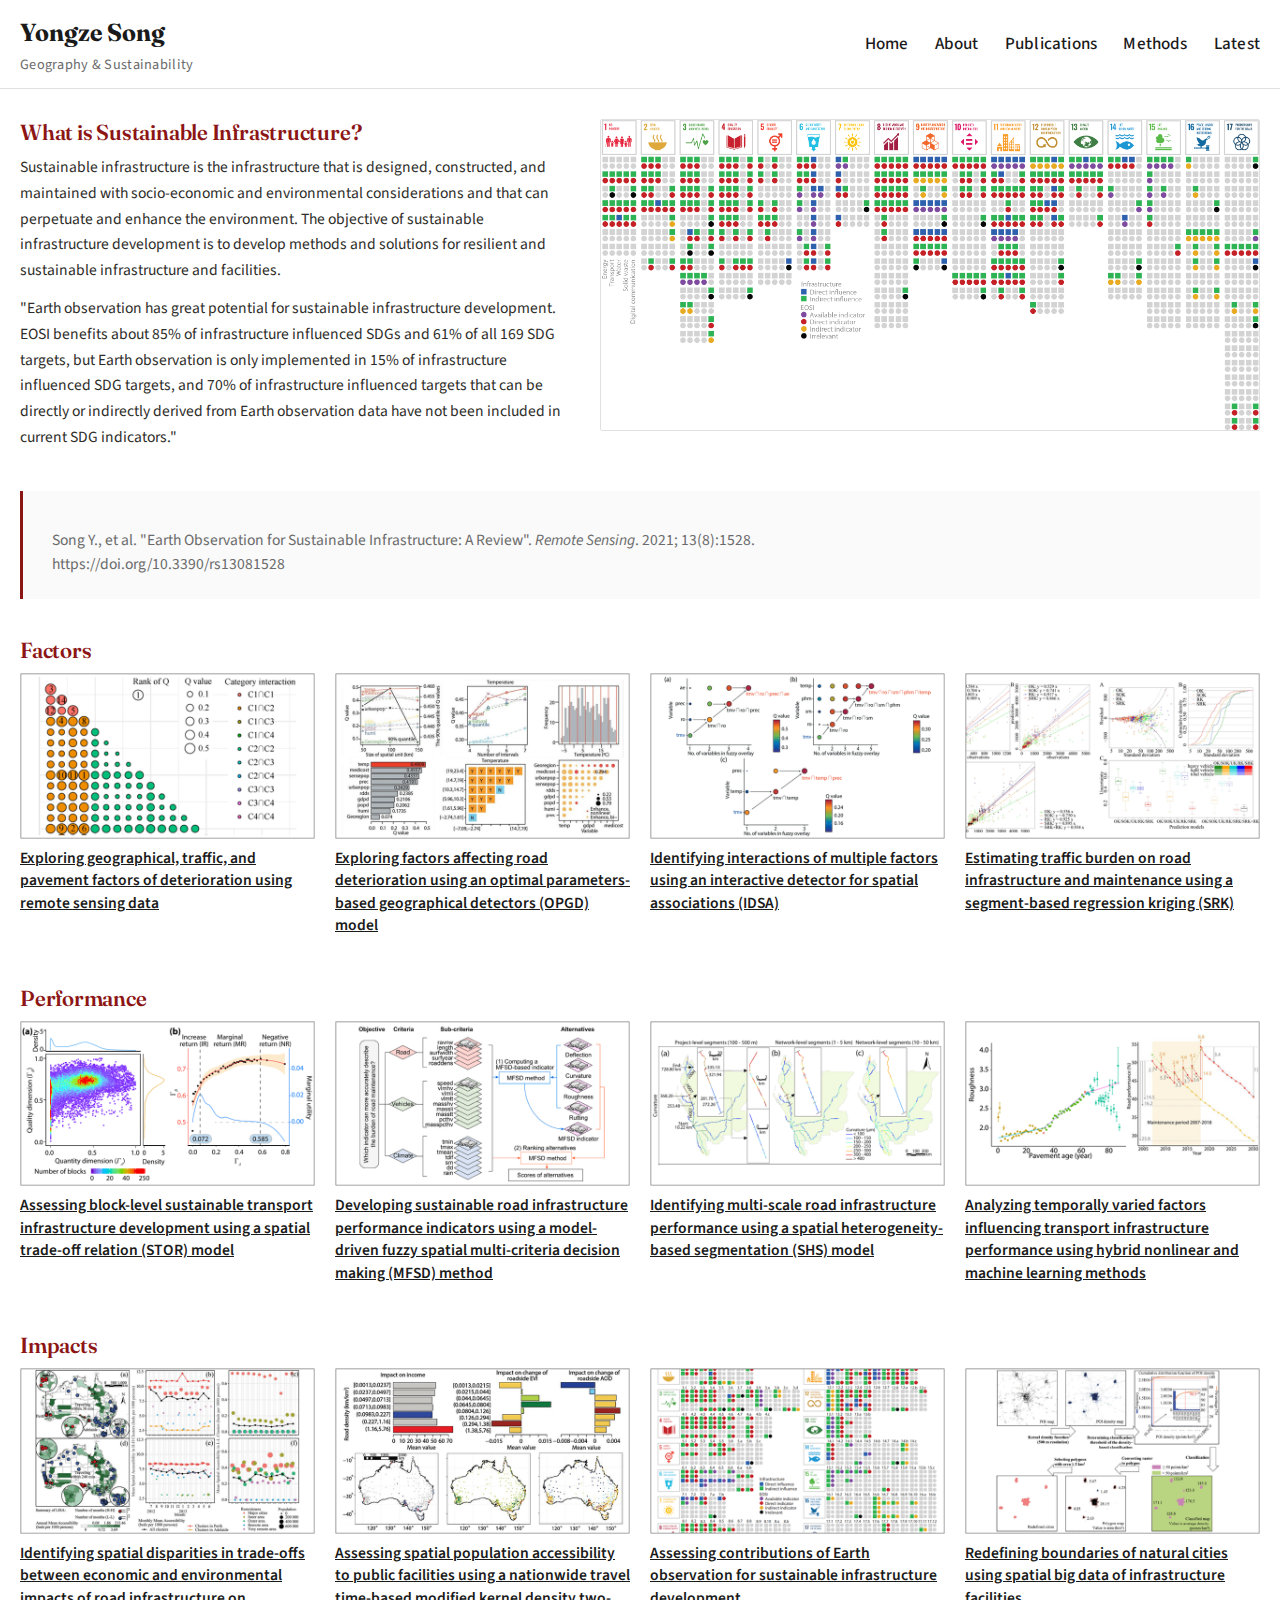
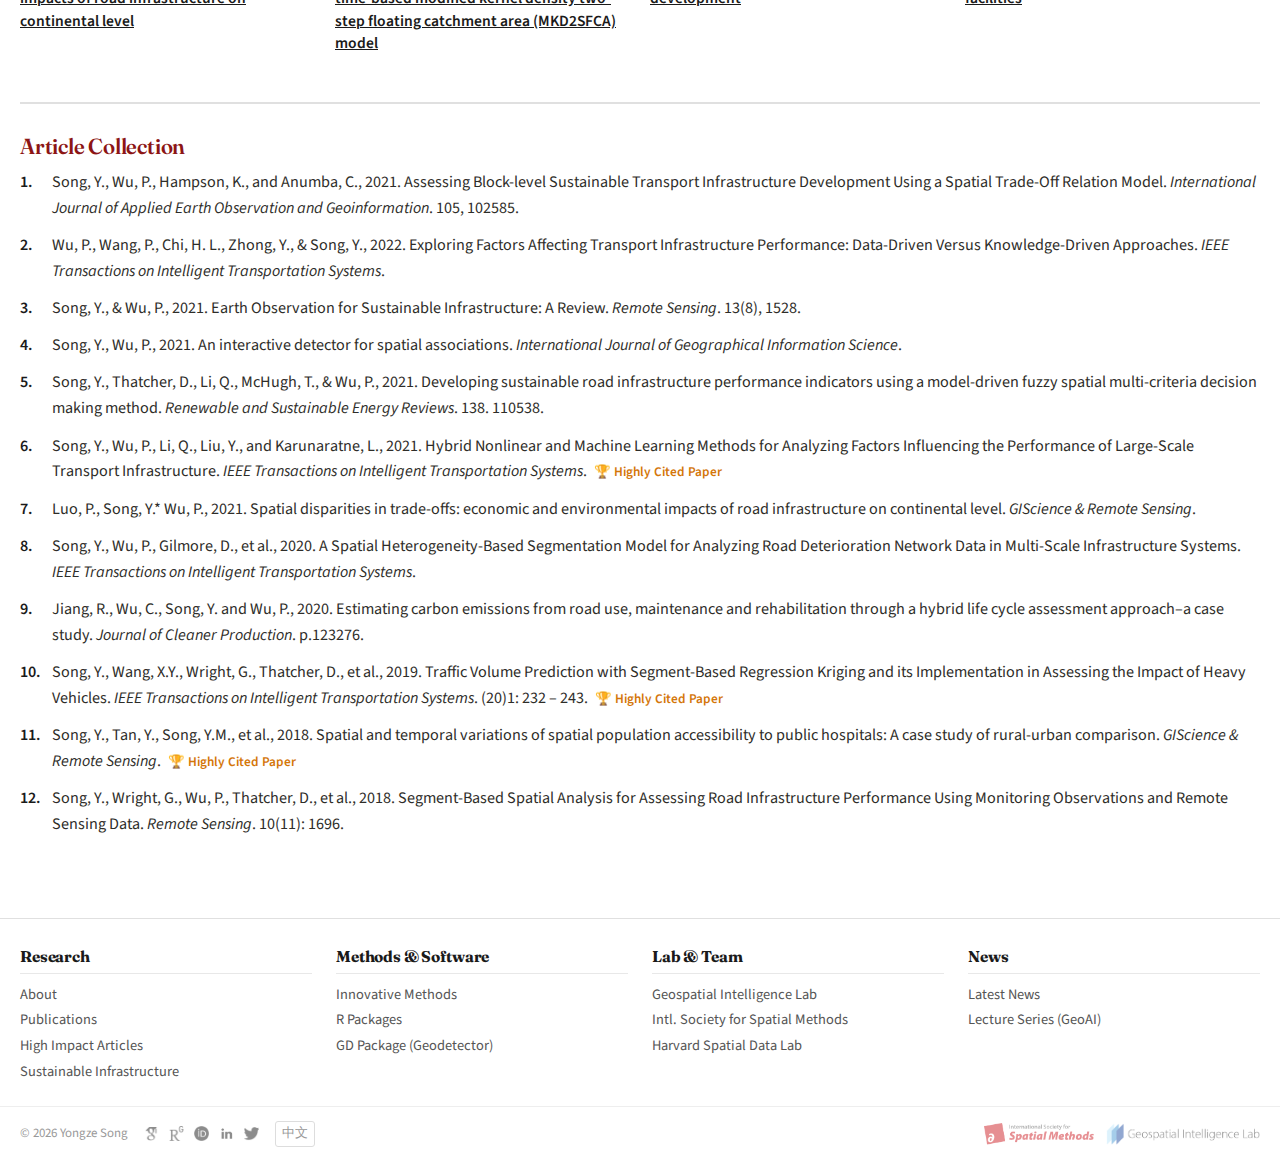
<file: sustainable-infrastructure.html>
<!DOCTYPE html>
<html lang="en">
<head>
    <meta charset="UTF-8">
    <meta name="viewport" content="width=device-width, initial-scale=1.0">
    <meta name="description" content="Sustainable infrastructure research by Dr. Yongze Song - factors, performance, and environmental impacts of infrastructure systems.">
    <title>Sustainable Infrastructure - Yongze Song</title>
    <link rel="preconnect" href="https://fonts.googleapis.com">
    <link rel="preconnect" href="https://fonts.gstatic.com" crossorigin>
    <link href="https://fonts.googleapis.com/css2?family=Fraunces:opsz,wght@9..144,400;9..144,600;9..144,700;9..144,900&family=Source+Sans+3:wght@300;400;500;600;700&display=swap" rel="stylesheet">
    <link rel="stylesheet" href="assets/css/style.css">
    <style>
        /* === PAGE-SPECIFIC STYLES for sustainable-infrastructure.html === */

        /* === PAGE LAYOUT === */
        main {
            max-width: 1300px;
            margin: 0 auto;
            padding: 30px 20px 40px;
        }

        /* === INTRO SECTION: two-column layout === */
        .intro-section {
            display: grid;
            grid-template-columns: 1fr 1.2fr;
            gap: 30px;
            align-items: start;
            margin-bottom: 1.5rem;
        }
        .intro-text h2 {
            font-size: 1.15rem;
            margin-top: 0;
            margin-bottom: 0.4em;
            color: var(--color-accent);
        }
        .intro-text p {
            font-size: 0.82rem;
            line-height: 1.65;
            margin-bottom: 0.8em;
        }
        .intro-figure img {
            width: 100%;
            border-radius: 2px;
        }
        .intro-figure img {
            border: 1px solid #e0e0e0;
        }

        /* === QUOTE BLOCK === */
        .quote-block {
            background-color: #fafafa;
            padding: 1.2rem 1.5rem;
            margin: 0.5rem 0 2rem;
            border-left: 3px solid var(--color-accent);
            font-style: italic;
            font-size: 0.92rem;
            line-height: 1.7;
            color: #555;
        }
        .quote-block .citation {
            font-size: 0.82rem;
            color: var(--color-muted);
            margin-top: 0.8rem;
            font-style: normal;
            line-height: 1.5;
        }

        /* === RESEARCH SECTIONS (Factors, Performance, Impacts) === */
        .research-section {
            margin-bottom: 2.5rem;
        }
        .research-section h2 {
            font-size: 1.15rem;
            margin-top: 1em;
            margin-bottom: 0.4em;
            color: var(--color-accent);
        }

        /* 4-column card grid */
        .card-grid {
            display: grid;
            grid-template-columns: repeat(4, 1fr);
            gap: 20px;
        }
        .card-item {
            display: flex;
            flex-direction: column;
        }
        .card-item .card-img {
            width: 100%;
            overflow: hidden;
            margin-bottom: 8px;
        }
        .card-item .card-img img {
            width: 100%;
            height: auto;
            display: block;
        }
        .card-item .card-title {
            font-family: var(--font-sans);
            font-size: 0.82rem;
            font-weight: 600;
            line-height: 1.45;
            color: var(--color-heading);
        }
        .card-item .card-title a {
            color: var(--color-heading);
            text-decoration: underline;
        }
        .card-item .card-title a:hover {
            color: var(--color-accent);
        }

        /* === ARTICLE COLLECTION === */
        .article-collection {
            margin-top: 2.5rem;
            padding-top: 1.5rem;
            border-top: 2px solid #e0e0e0;
        }
        .article-collection h2 {
            font-size: 1.15rem;
            margin-top: 0;
            margin-bottom: 0.4em;
            color: var(--color-accent);
        }
        .article-list {
            list-style: none;
            counter-reset: article-counter;
            padding: 0;
        }
        .article-list li {
            counter-increment: article-counter;
            font-size: 0.85rem;
            line-height: 1.6;
            margin-bottom: 0.6rem;
            padding-left: 2em;
            position: relative;
        }
        .article-list li::before {
            content: counter(article-counter) ".";
            position: absolute;
            left: 0;
            font-weight: 600;
            color: var(--color-heading);
        }
        .article-list li em {
            font-style: italic;
        }
        .article-list .highly-cited {
            display: inline-block;
            font-size: 0.7rem;
            font-weight: 600;
            color: #d4760a;
            margin-left: 4px;
        }

        /* === RESPONSIVE === */
        @media (max-width: 900px) {
            .intro-section { grid-template-columns: 1fr; }
            .card-grid { grid-template-columns: repeat(2, 1fr); }
        }
        @media (max-width: 768px) {
            html, body { font-size: 15px; }
            .card-grid { grid-template-columns: 1fr 1fr; gap: 12px; }
            .footer-inner { grid-template-columns: 1fr; gap: 16px; }
            .footer-bottom { flex-direction: column; gap: 8px; }
        }
        @media (max-width: 480px) {
            .card-grid { grid-template-columns: 1fr; }
        }
    </style>
</head>
<body>
    <header class="site-header">
        <div class="header-inner">
            <a href="index.html" class="site-title">
                Yongze Song
                <span>Geography &amp; Sustainability</span>
            </a>
            <nav>
                <a href="index.html">Home</a>
                <a href="about.html">About</a>
                <a href="publications.html">Publications</a>
                <a href="methods.html">Methods</a>
                <a href="latest.html">Latest</a>
            </nav>
        </div>
    </header>

    <main>
        <!-- Intro: two-column layout -->
        <div class="intro-section">
            <div class="intro-text">
                <h2>What is Sustainable Infrastructure?</h2>
                <p>Sustainable infrastructure is the infrastructure that is designed, constructed, and maintained with socio-economic and environmental considerations and that can perpetuate and enhance the environment. The objective of sustainable infrastructure development is to develop methods and solutions for resilient and sustainable infrastructure and facilities.</p>
                <p>"Earth observation has great potential for sustainable infrastructure development. EOSI benefits about 85% of infrastructure influenced SDGs and 61% of all 169 SDG targets, but Earth observation is only implemented in 15% of infrastructure influenced SDG targets, and 70% of infrastructure influenced targets that can be directly or indirectly derived from Earth observation data have not been included in current SDG indicators."</p>
            </div>
            <div class="intro-figure">
                <img src="assets/images/eosi-sdg.png" alt="Earth Observation for Sustainable Infrastructure - SDG mapping">
            </div>
        </div>

        <div class="quote-block">
            <div class="citation">Song Y., et al. "Earth Observation for Sustainable Infrastructure: A Review". <em>Remote Sensing</em>. 2021; 13(8):1528.<br>https://doi.org/10.3390/rs13081528</div>
        </div>

        <!-- Factors -->
        <div class="research-section">
            <h2>Factors</h2>
            <div class="card-grid">
                <div class="card-item">
                    <div class="card-img"><img src="assets/images/rs.png" alt="Geographical, traffic, and pavement factors"></div>
                    <div class="card-title"><a href="#">Exploring geographical, traffic, and pavement factors of deterioration using remote sensing data</a></div>
                </div>
                <div class="card-item">
                    <div class="card-img"><img src="assets/images/opgd.png" alt="OPGD model"></div>
                    <div class="card-title"><a href="#">Exploring factors affecting road deterioration using an optimal parameters-based geographical detectors (OPGD) model</a></div>
                </div>
                <div class="card-item">
                    <div class="card-img"><img src="assets/images/idsa.png" alt="IDSA interactive detector"></div>
                    <div class="card-title"><a href="#">Identifying interactions of multiple factors using an interactive detector for spatial associations (IDSA)</a></div>
                </div>
                <div class="card-item">
                    <div class="card-img"><img src="assets/images/srk.png" alt="SRK traffic burden"></div>
                    <div class="card-title"><a href="#">Estimating traffic burden on road infrastructure and maintenance using a segment-based regression kriging (SRK)</a></div>
                </div>
            </div>
        </div>

        <!-- Performance -->
        <div class="research-section">
            <h2>Performance</h2>
            <div class="card-grid">
                <div class="card-item">
                    <div class="card-img"><img src="assets/images/jag.png" alt="STOR model"></div>
                    <div class="card-title"><a href="#">Assessing block-level sustainable transport infrastructure development using a spatial trade-off relation (STOR) model</a></div>
                </div>
                <div class="card-item">
                    <div class="card-img"><img src="assets/images/mfsd.png" alt="MFSD method"></div>
                    <div class="card-title"><a href="#">Developing sustainable road infrastructure performance indicators using a model-driven fuzzy spatial multi-criteria decision making (MFSD) method</a></div>
                </div>
                <div class="card-item">
                    <div class="card-img"><img src="assets/images/shs.png" alt="SHS model"></div>
                    <div class="card-title"><a href="#">Identifying multi-scale road infrastructure performance using a spatial heterogeneity-based segmentation (SHS) model</a></div>
                </div>
                <div class="card-item">
                    <div class="card-img"><img src="assets/images/age.png" alt="Hybrid nonlinear and ML methods"></div>
                    <div class="card-title"><a href="#">Analyzing temporally varied factors influencing transport infrastructure performance using hybrid nonlinear and machine learning methods</a></div>
                </div>
            </div>
        </div>

        <!-- Impacts -->
        <div class="research-section">
            <h2>Impacts</h2>
            <div class="card-grid">
                <div class="card-item">
                    <div class="card-img"><img src="assets/images/grs1.png" alt="Spatial disparities trade-offs"></div>
                    <div class="card-title"><a href="#">Identifying spatial disparities in trade-offs between economic and environmental impacts of road infrastructure on continental level</a></div>
                </div>
                <div class="card-item">
                    <div class="card-img"><img src="assets/images/grs2.png" alt="MKD2SFCA accessibility model"></div>
                    <div class="card-title"><a href="#">Assessing spatial population accessibility to public facilities using a nationwide travel time-based modified kernel density two-step floating catchment area (MKD2SFCA) model</a></div>
                </div>
                <div class="card-item">
                    <div class="card-img"><img src="assets/images/eosi.png" alt="Earth observation contributions"></div>
                    <div class="card-title"><a href="#">Assessing contributions of Earth observation for sustainable infrastructure development</a></div>
                </div>
                <div class="card-item">
                    <div class="card-img"><img src="assets/images/ijgis.png" alt="Natural cities boundaries"></div>
                    <div class="card-title"><a href="#">Redefining boundaries of natural cities using spatial big data of infrastructure facilities</a></div>
                </div>
            </div>
        </div>

        <!-- Article Collection -->
        <div class="article-collection">
            <h2>Article Collection</h2>
            <ol class="article-list">
                <li>Song, Y., Wu, P., Hampson, K., and Anumba, C., 2021. Assessing Block-level Sustainable Transport Infrastructure Development Using a Spatial Trade-Off Relation Model. <em>International Journal of Applied Earth Observation and Geoinformation</em>. 105, 102585.</li>
                <li>Wu, P., Wang, P., Chi, H. L., Zhong, Y., &amp; Song, Y., 2022. Exploring Factors Affecting Transport Infrastructure Performance: Data-Driven Versus Knowledge-Driven Approaches. <em>IEEE Transactions on Intelligent Transportation Systems</em>.</li>
                <li>Song, Y., &amp; Wu, P., 2021. Earth Observation for Sustainable Infrastructure: A Review. <em>Remote Sensing</em>. 13(8), 1528.</li>
                <li>Song, Y., Wu, P., 2021. An interactive detector for spatial associations. <em>International Journal of Geographical Information Science</em>.</li>
                <li>Song, Y., Thatcher, D., Li, Q., McHugh, T., &amp; Wu, P., 2021. Developing sustainable road infrastructure performance indicators using a model-driven fuzzy spatial multi-criteria decision making method. <em>Renewable and Sustainable Energy Reviews</em>. 138. 110538.</li>
                <li>Song, Y., Wu, P., Li, Q., Liu, Y., and Karunaratne, L., 2021. Hybrid Nonlinear and Machine Learning Methods for Analyzing Factors Influencing the Performance of Large-Scale Transport Infrastructure. <em>IEEE Transactions on Intelligent Transportation Systems</em>. <span class="highly-cited">&#127942; Highly Cited Paper</span></li>
                <li>Luo, P., Song, Y.* Wu, P., 2021. Spatial disparities in trade-offs: economic and environmental impacts of road infrastructure on continental level. <em>GIScience &amp; Remote Sensing</em>.</li>
                <li>Song, Y., Wu, P., Gilmore, D., et al., 2020. A Spatial Heterogeneity-Based Segmentation Model for Analyzing Road Deterioration Network Data in Multi-Scale Infrastructure Systems. <em>IEEE Transactions on Intelligent Transportation Systems</em>.</li>
                <li>Jiang, R., Wu, C., Song, Y. and Wu, P., 2020. Estimating carbon emissions from road use, maintenance and rehabilitation through a hybrid life cycle assessment approach&ndash;a case study. <em>Journal of Cleaner Production</em>. p.123276.</li>
                <li>Song, Y., Wang, X.Y., Wright, G., Thatcher, D., et al., 2019. Traffic Volume Prediction with Segment-Based Regression Kriging and its Implementation in Assessing the Impact of Heavy Vehicles. <em>IEEE Transactions on Intelligent Transportation Systems</em>. (20)1: 232 &ndash; 243. <span class="highly-cited">&#127942; Highly Cited Paper</span></li>
                <li>Song, Y., Tan, Y., Song, Y.M., et al., 2018. Spatial and temporal variations of spatial population accessibility to public hospitals: A case study of rural-urban comparison. <em>GIScience &amp; Remote Sensing</em>. <span class="highly-cited">&#127942; Highly Cited Paper</span></li>
                <li>Song, Y., Wright, G., Wu, P., Thatcher, D., et al., 2018. Segment-Based Spatial Analysis for Assessing Road Infrastructure Performance Using Monitoring Observations and Remote Sensing Data. <em>Remote Sensing</em>. 10(11): 1696.</li>
            </ol>
        </div>
    </main>

    <!-- ========== FOOTER ========== -->
<footer class="site-footer">
    <div class="footer-inner">
        <div class="footer-col">
            <h3>Research</h3>
            <a href="about.html">About</a>
            <a href="publications.html">Publications</a>
            <a href="high-impact-articles.html">High Impact Articles</a>
            <a href="sustainable-infrastructure.html">Sustainable Infrastructure</a>
        </div>
        <div class="footer-col">
            <h3>Methods & Software</h3>
            <a href="methods.html">Innovative Methods</a>
            <a href="methods.html#software">R Packages</a>
            <a href="gd.html">GD Package (Geodetector)</a>
        </div>
        <div class="footer-col">
            <h3>Lab & Team</h3>
            <a href="lab.html">Geospatial Intelligence Lab</a>
            <a href="https://spatialmethods.org/">Intl. Society for Spatial Methods</a>
            <a href="https://sdl.gis.harvard.edu/fellows">Harvard Spatial Data Lab</a>
        </div>
        <div class="footer-col">
            <h3>News</h3>
            <a href="latest.html">Latest News</a>
            <a href="lecture-202601.html">Lecture Series (GeoAI)</a>
        </div>
    </div>
    <div class="footer-bottom">
        <div class="footer-left">
            <span class="footer-copyright">&copy; 2026 Yongze Song</span>
            <div class="footer-social">
                <a href="https://scholar.google.com/citations?user=bNuxvgIAAAAJ&hl=en" title="Google Scholar"><img src="assets/images/googlescholar.png" alt="Scholar"></a>
                <a href="https://www.researchgate.net/profile/Yongze-Song" title="ResearchGate"><img src="assets/images/researchgate.png" alt="ResearchGate"></a>
                <a href="https://orcid.org/0000-0003-3420-9622" title="ORCID"><img src="assets/images/orcid-1.png" alt="ORCID"></a>
                <a href="https://www.linkedin.com/in/yongzesong/" title="LinkedIn"><img src="assets/images/linkedin-black-icon-5-2322292596-e1682078661908.png" alt="LinkedIn"></a>
                <a href="https://twitter.com/YongzeSong" title="Twitter"><img src="assets/images/twitter.png" alt="Twitter"></a>
            </div>
            <a href="cn.html" class="footer-lang">中文</a>
        </div>
        <div class="footer-right">
            <a href="lab.html"><img src="assets/images/logo_v02.png" alt="Geospatial Intelligence Lab"></a>
            <a href="https://spatialmethods.org/"><img src="assets/images/logo_03.png" alt="Spatial Methods"></a>
        </div>
    </div>
</footer>
</body>
</html>
</file>
<file: assets/css/style.css>
/* ========== FONT SYSTEM: Fraunces + Source Sans 3 ========== */
:root {
    --font-serif: "Fraunces", Georgia, "Times New Roman", serif;
    --font-sans: "Source Sans 3", -apple-system, BlinkMacSystemFont,
                 "Segoe UI", Roboto, "Helvetica Neue", Arial, sans-serif;
    --color-text: #2e2d29;
    --color-heading: #1a1a1a;
    --color-muted: #6b6b6b;
    --color-accent: #8C1515;
}

/* === RESET & BASE === */
*, *::before, *::after {
    box-sizing: border-box;
    margin: 0;
    padding: 0;
}

html {
    scroll-behavior: smooth;
}

html, body {
    font-family: var(--font-sans);
    font-size: 19px;
    line-height: 1.65;
    color: var(--color-text);
    background: #fff;
    font-weight: 400;
    -webkit-font-smoothing: antialiased;
    -moz-osx-font-smoothing: grayscale;
}

/* === BASE TYPOGRAPHY === */
/* All headings use Fraunces */
h1, h2, h3, h4, h5, h6 {
    font-family: var(--font-serif);
    color: var(--color-heading);
    font-weight: 600;
    line-height: 1.25;
    letter-spacing: -0.01em;
}

h1 {
    font-size: 1.9rem;
    font-weight: 600;
    font-variation-settings: "opsz" 72;
}

h2 {
    font-size: 1.9rem;
    font-weight: 600;
    font-variation-settings: "opsz" 72;
}

h3 {
    font-size: 1.4rem;
    font-weight: 600;
    font-variation-settings: "opsz" 36;
}

h4 {
    font-size: 1.15rem;
    font-weight: 600;
    font-variation-settings: "opsz" 18;
}

/* Body paragraphs */
p {
    font-family: var(--font-sans);
    font-size: 1rem;
    line-height: 1.7;
    margin-bottom: 1em;
}

/* Navigation, menus, buttons */
nav, .menu, button, .btn {
    font-family: var(--font-sans);
    font-weight: 500;
    letter-spacing: 0.01em;
}

/* Small labels, meta info */
.label, .meta, .caption, figcaption, time, small {
    font-family: var(--font-sans);
    font-size: 0.85rem;
    font-weight: 500;
    color: var(--color-muted);
    letter-spacing: 0.03em;
    text-transform: uppercase;
}

/* Blockquotes */
blockquote {
    font-family: var(--font-serif);
    font-size: 1.2rem;
    font-style: italic;
    font-weight: 400;
    line-height: 1.5;
    border-left: 3px solid var(--color-accent);
    padding-left: 1.2em;
    margin: 1.5em 0;
    color: var(--color-heading);
}

/* Tables */
table {
    font-family: var(--font-sans);
    font-size: 0.95rem;
}

th {
    font-weight: 600;
    font-family: var(--font-sans);
}

/* Code stays monospace */
code, pre {
    font-family: "SF Mono", Menlo, Monaco, Consolas, "Courier New", monospace;
    font-size: 0.9em;
}

/* Emphasis */
strong, b {
    font-weight: 600;
}

em, i {
    font-style: italic;
}

a {
    color: var(--color-text);
    text-decoration: underline;
}

a:hover {
    color: var(--color-accent);
}

img {
    max-width: 100%;
    height: auto;
    display: block;
}

/* === HEADER / NAV === */
.site-header {
    border-bottom: 1px solid #e0e0e0;
    padding: 12px 0;
}

.header-inner {
    max-width: 1300px;
    margin: 0 auto;
    padding: 0 20px;
    display: flex;
    justify-content: space-between;
    align-items: center;
}

.site-title {
    font-family: var(--font-serif);
    font-size: 1.3rem;
    font-weight: 700;
    font-variation-settings: "opsz" 72;
    text-decoration: none;
    color: var(--color-heading);
}

.site-title span {
    font-family: var(--font-sans);
    font-weight: 400;
    font-size: 0.75rem;
    color: var(--color-muted);
    display: block;
    letter-spacing: 0.02em;
}

nav a {
    margin-left: 22px;
    text-decoration: none;
    font-size: 0.9rem;
    font-weight: 500;
    color: var(--color-heading);
}

nav a:hover {
    color: var(--color-accent);
}

nav a.active {
    color: var(--color-accent);
}

/* === FOOTER === */
.site-footer {
    border-top: 1px solid #e0e0e0;
    margin-top: 30px;
    padding: 28px 0 0;
}

.footer-inner {
    max-width: 1300px;
    margin: 0 auto;
    padding: 0 20px;
    display: grid;
    grid-template-columns: 1fr 1fr 1fr 1fr;
    gap: 24px;
}

.footer-col h3 {
    font-family: var(--font-serif);
    font-size: 0.82rem;
    font-weight: 700;
    color: var(--color-heading);
    margin: 0 0 10px 0;
    padding-bottom: 6px;
    border-bottom: 1.5px solid #e8e8e8;
    font-variation-settings: "opsz" 36;
}

.footer-col a {
    font-family: var(--font-sans);
    display: block;
    font-size: 0.76rem;
    line-height: 1.5;
    margin: 4px 0;
    color: #555;
    text-decoration: none;
    transition: color 0.15s ease;
}

.footer-col a:hover {
    color: var(--color-accent);
}

.footer-bottom {
    max-width: 1300px;
    margin: 20px auto 0;
    padding: 14px 20px;
    border-top: 1px solid #eee;
    display: flex;
    justify-content: space-between;
    align-items: center;
    font-size: 0.68rem;
    color: #999;
}

.footer-left {
    display: flex;
    align-items: center;
    gap: 16px;
}

.footer-copyright {
    white-space: nowrap;
}

.footer-social {
    display: flex;
    gap: 10px;
    align-items: center;
}

.footer-social a {
    text-decoration: none;
    display: inline-flex;
    align-items: center;
    opacity: 0.45;
    transition: opacity 0.2s ease;
}

.footer-social a:hover {
    opacity: 0.85;
}

.footer-social img {
    width: 15px;
    height: 15px;
}

.footer-lang {
    font-size: 0.68rem;
    color: #999;
    text-decoration: none;
    padding: 1px 6px;
    border: 1px solid #ddd;
    border-radius: 3px;
    transition: all 0.15s ease;
}

.footer-lang:hover {
    color: var(--color-accent);
    border-color: var(--color-accent);
}

.footer-right {
    display: flex;
    gap: 12px;
    align-items: center;
}

.footer-right a {
    text-decoration: none;
    display: inline-flex;
    align-items: center;
}

.footer-right img {
    height: 22px;
    width: auto;
    opacity: 0.5;
    transition: opacity 0.2s ease;
}

.footer-right a:hover img {
    opacity: 0.8;
}

/* === RESPONSIVE === */
@media (max-width: 900px) {
    .footer-inner {
        grid-template-columns: 1fr 1fr;
        gap: 20px;
    }
    .footer-bottom {
        flex-direction: column;
        gap: 10px;
    }
    .footer-left {
        flex-direction: column;
        gap: 8px;
    }
}

@media (max-width: 768px) {
    html, body {
        font-size: 15px;
    }
    h1 {
        font-size: 1.2rem;
    }
    h2 {
        font-size: 1.1rem;
    }
    p {
        font-size: 0.75rem;
    }
    .footer-inner {
        grid-template-columns: 1fr;
        gap: 16px;
    }
}
</file>
